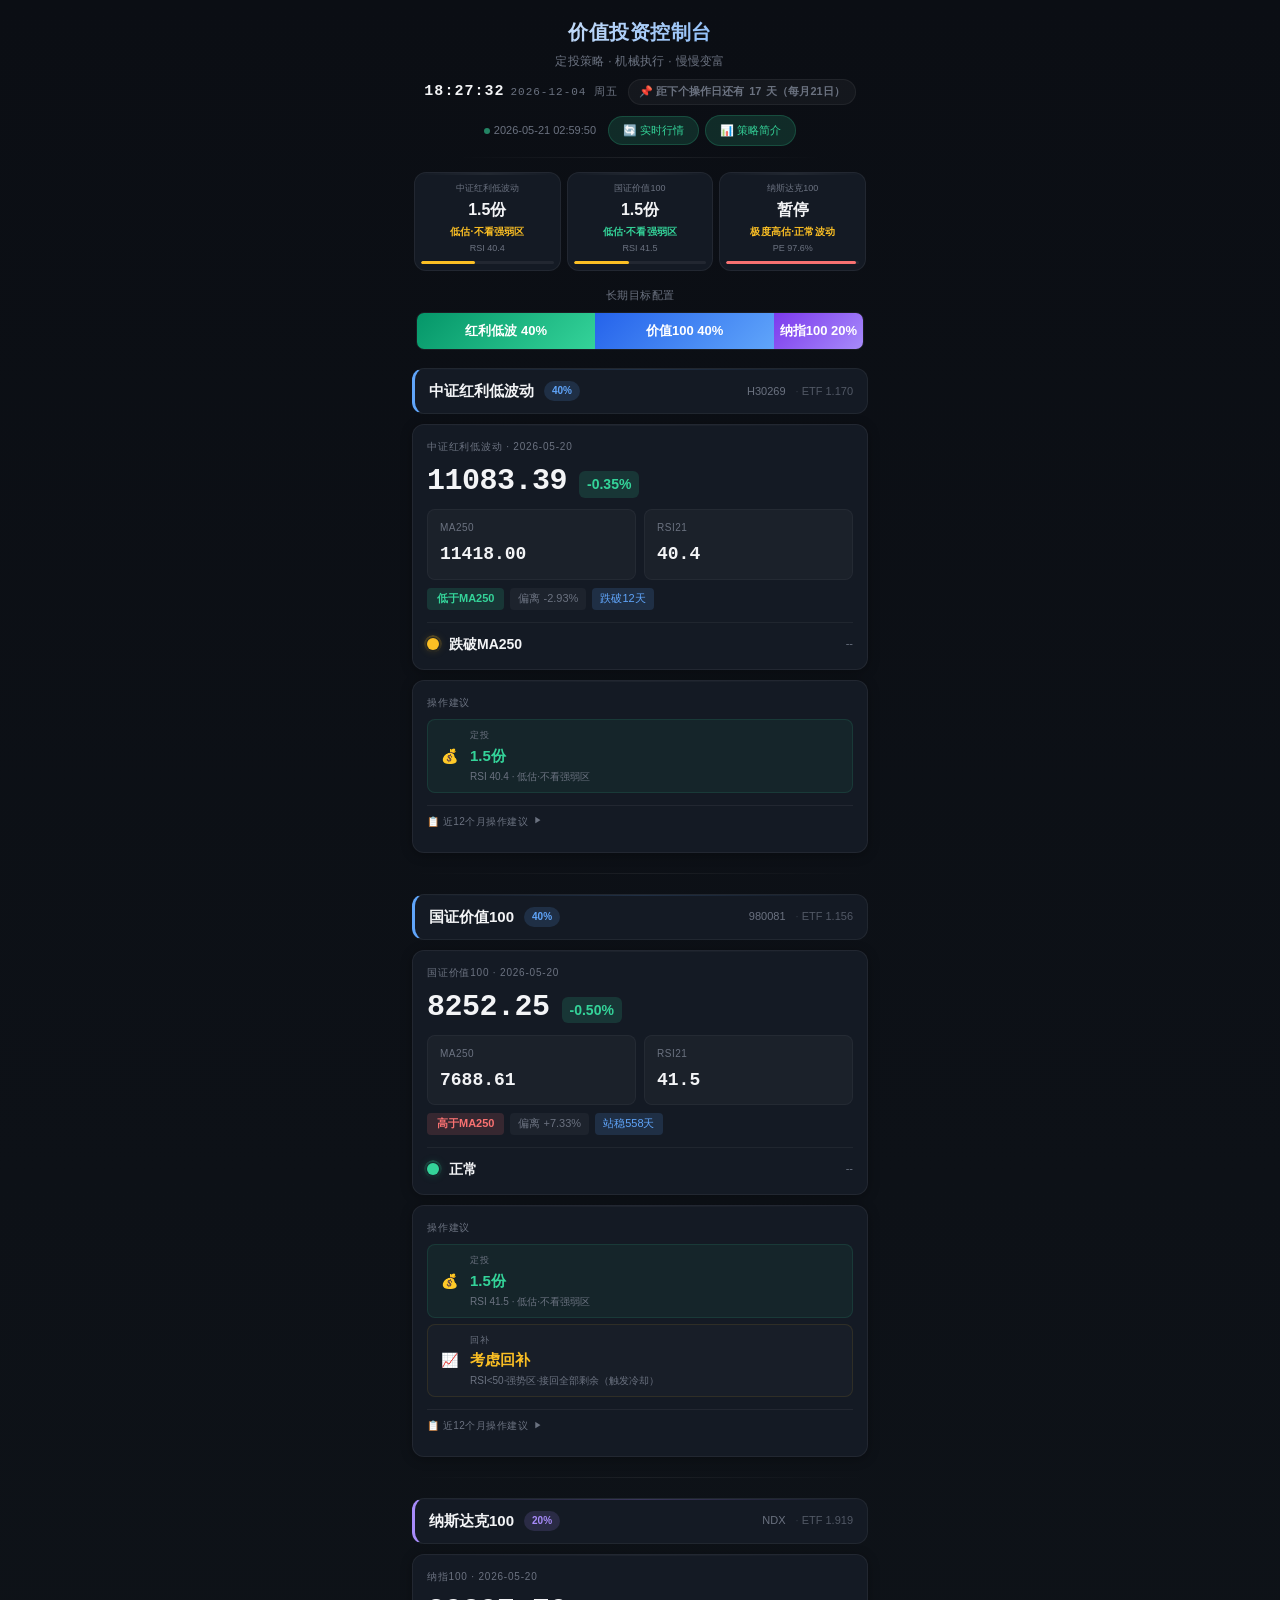
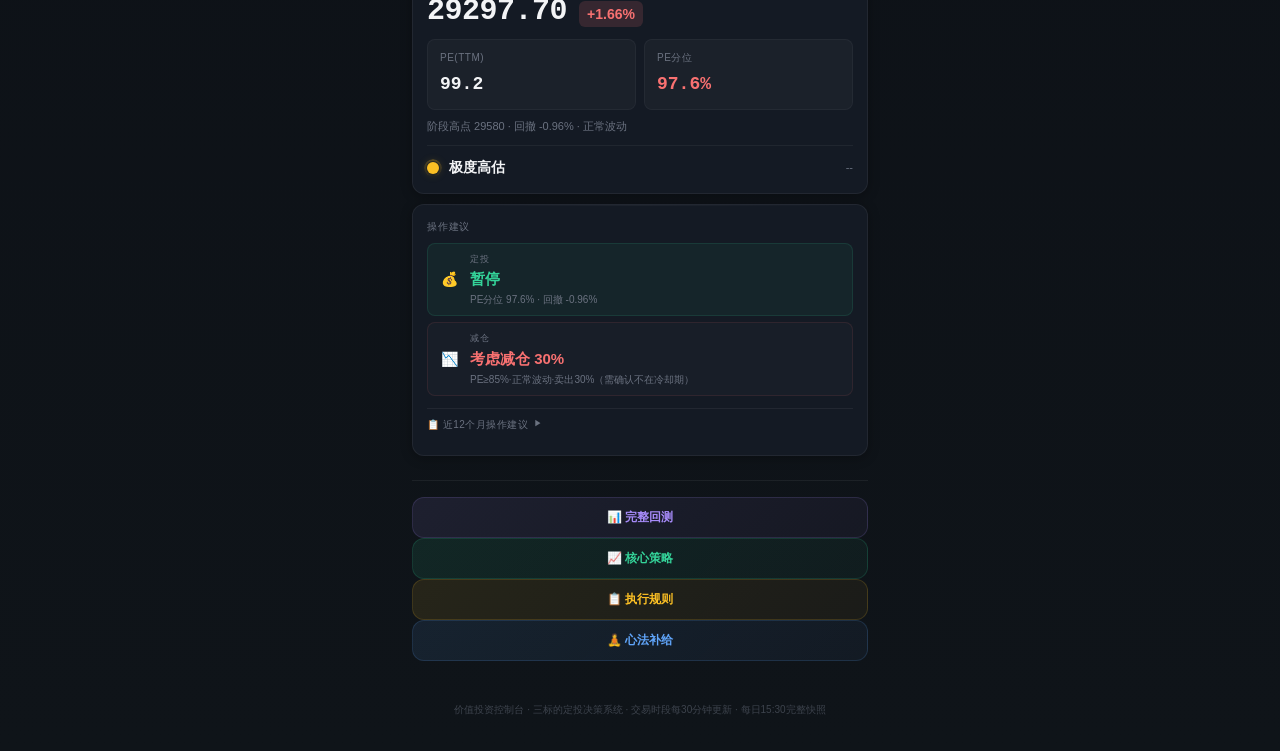
<file: docs/index.html>
<!DOCTYPE html>
<html lang="zh-CN">
<head>
<meta charset="UTF-8">
<meta name="viewport" content="width=device-width, initial-scale=1.0, viewport-fit=cover">
<title>价值投资控制台 · 定投策略 · 机械执行 · 慢慢变富</title>
<style>
/* ========================================
   CSS Variables & Theme
   ======================================== */
:root {
  --bg: #0b0e14;
  --bg-gradient: linear-gradient(180deg, #0b0e14 0%, #0d1117 50%, #0f1419 100%);
  --card: #141a24;
  --card-hover: #1a2230;
  --card-border: rgba(255,255,255,0.06);
  --card-border-active: rgba(88,166,255,0.15);
  --card-shadow: 0 2px 12px rgba(0,0,0,0.3);
  --card-shadow-hover: 0 4px 20px rgba(0,0,0,0.4);
  --text: #d1d5db;
  --text-dim: #6b7280;
  --text-bright: #f3f4f6;
  --accent: #60a5fa;
  --accent-glow: rgba(96,165,250,0.15);
  --green: #34d399;
  --green-dim: rgba(52,211,153,0.15);
  --green-glow: rgba(52,211,153,0.25);
  --red: #f87171;
  --red-dim: rgba(248,113,113,0.15);
  --red-glow: rgba(248,113,113,0.25);
  --yellow: #fbbf24;
  --yellow-dim: rgba(251,191,36,0.15);
  --yellow-glow: rgba(251,191,36,0.25);
  --purple: #a78bfa;
  --purple-dim: rgba(167,139,250,0.15);
  --purple-glow: rgba(167,139,250,0.25);
  --radius: 12px;
  --radius-sm: 8px;
  --radius-lg: 16px;
  --max-width: 480px;
}

* { margin:0; padding:0; box-sizing:border-box; }
body {
  font-family: -apple-system, BlinkMacSystemFont, 'Segoe UI', 'PingFang SC', 'Hiragino Sans GB', sans-serif;
  background: var(--bg-gradient);
  color: var(--text);
  line-height: 1.6;
  padding: 0 12px 32px;
  max-width: var(--max-width);
  margin: 0 auto;
  min-height: 100vh;
  -webkit-font-smoothing: antialiased;
}

/* ========================================
   Header
   ======================================== */
.header {
  text-align: center;
  padding: 16px 0 12px;
  margin-bottom: 12px;
  position: relative;
}
.header::after {
  content: '';
  position: absolute;
  bottom: 0;
  left: 10%;
  right: 10%;
  height: 1px;
  background: linear-gradient(90deg, transparent, rgba(255,255,255,0.08), transparent);
}
.header h1 {
  font-size: 20px;
  font-weight: 700;
  color: var(--text-bright);
  margin-bottom: 4px;
  letter-spacing: 0.5px;
  background: linear-gradient(135deg, var(--text-bright) 0%, var(--accent) 100%);
  -webkit-background-clip: text;
  -webkit-text-fill-color: transparent;
  background-clip: text;
}
.subtitle {
  font-size: 12px;
  color: var(--text-dim);
  letter-spacing: 0.3px;
}
.header-meta {
  display: flex;
  align-items: center;
  justify-content: center;
  gap: 10px;
  margin-top: 8px;
  flex-wrap: wrap;
}
.live-clock {
  font-size: 15px;
  font-weight: 700;
  color: var(--text-bright);
  font-variant-numeric: tabular-nums;
  letter-spacing: 1px;
  font-family: 'SF Mono', 'Menlo', 'Consolas', monospace;
}
.live-clock .date-part {
  font-size: 11px;
  color: var(--text-dim);
  margin-left: 6px;
  font-weight: 400;
}
.live-clock .sep {
  animation: blink 1s step-end infinite;
}
@keyframes blink { 0%,100% { opacity:1; } 50% { opacity:0.3; } }
.header-row {
  display: flex;
  align-items: center;
  justify-content: center;
  gap: 12px;
  margin-top: 10px;
  flex-wrap: wrap;
}

/* 操作日提醒 */
.next-ops-day {
  display: inline-flex;
  align-items: center;
  gap: 5px;
  padding: 3px 10px;
  border-radius: 20px;
  font-size: 11px;
  font-weight: 600;
  white-space: nowrap;
}
.next-ops-day.today {
  background: var(--green-dim);
  color: var(--green);
  border: 1px solid rgba(52,211,153,0.2);
}
.next-ops-day.soon {
  background: var(--yellow-dim);
  color: var(--yellow);
  border: 1px solid rgba(251,191,36,0.2);
}
.next-ops-day.later {
  background: rgba(255,255,255,0.04);
  color: var(--text-dim);
  border: 1px solid var(--card-border);
}

.update-time {
  display: inline-flex;
  align-items: center;
  gap: 4px;
  font-size: 11px;
  color: var(--text-dim);
  font-variant-numeric: tabular-nums;
}
.update-time::before {
  content: '';
  width: 6px;
  height: 6px;
  border-radius: 50%;
  background: var(--green);
  flex-shrink: 0;
  opacity: 0.6;
}

/* ========================================
   Buttons
   ======================================== */
.guide-btn {
  display: inline-flex;
  align-items: center;
  gap: 5px;
  font-size: 11px;
  padding: 6px 14px;
  border-radius: 20px;
  background: var(--green-dim);
  color: var(--green);
  text-decoration: none;
  border: 1px solid rgba(52,211,153,0.2);
  transition: all 0.2s ease;
  font-weight: 500;
  white-space: nowrap;
  cursor: pointer;
  font-family: inherit;
}
.guide-btn:hover {
  background: rgba(52,211,153,0.2);
  border-color: rgba(52,211,153,0.35);
}
.guide-btn.loading {
  background: var(--yellow-dim);
  color: var(--yellow);
  border-color: rgba(251,191,36,0.3);
  animation: pulse 1.2s ease-in-out infinite;
}
.guide-btn.active {
  background: var(--green-dim);
  color: var(--green);
  border-color: rgba(52,211,153,0.4);
}
.guide-btn.error {
  background: var(--red-dim);
  color: var(--red);
  border-color: rgba(248,113,113,0.3);
}
@keyframes pulse {
  0%, 100% { opacity: 1; }
  50% { opacity: 0.6; }
}
.header-btns {
  display: flex;
  gap: 6px;
  align-items: center;
}
  box-shadow: 0 0 16px var(--green-glow);
  transform: translateY(-1px);
}

/* 底部三策略导航按钮 */
.strategy-nav {
  display: flex;
  gap: 8px;
  justify-content: center;
}
.nav-btn {
  flex: 1;
  display: flex;
  align-items: center;
  justify-content: center;
  gap: 4px;
  padding: 10px 6px;
  border-radius: 12px;
  text-decoration: none;
  font-size: 12px;
  font-weight: 600;
  border: 1px solid var(--card-border);
  transition: all 0.2s ease;
  text-align: center;
  min-width: 0;
}
@media (max-width: 380px) {
  .nav-btn { font-size: 11px; padding: 8px 4px; }
}
.nav-core {
  background: linear-gradient(135deg, rgba(52,211,153,0.1), rgba(52,211,153,0.05));
  color: var(--green);
  border-color: rgba(52,211,153,0.15);
}
.nav-core:hover {
  background: rgba(52,211,153,0.18);
  box-shadow: 0 0 12px rgba(52,211,153,0.15);
  transform: translateY(-1px);
}
.nav-rules {
  background: linear-gradient(135deg, rgba(251,191,36,0.1), rgba(251,191,36,0.05));
  color: var(--yellow);
  border-color: rgba(251,191,36,0.15);
}
.nav-rules:hover {
  background: rgba(251,191,36,0.18);
  box-shadow: 0 0 12px rgba(251,191,36,0.15);
  transform: translateY(-1px);
}
.nav-mindset {
  background: linear-gradient(135deg, rgba(96,165,250,0.1), rgba(96,165,250,0.05));
  color: var(--accent);
  border-color: rgba(96,165,250,0.15);
}
.nav-mindset:hover {
  background: rgba(96,165,250,0.18);
  box-shadow: 0 0 12px rgba(96,165,250,0.15);
  transform: translateY(-1px);
}
.nav-intro {
  background: linear-gradient(135deg, rgba(167,139,250,0.1), rgba(167,139,250,0.05));
  color: var(--purple);
  border-color: rgba(167,139,250,0.15);
}
.nav-intro:hover {
  background: rgba(167,139,250,0.18);
  box-shadow: 0 0 12px rgba(167,139,250,0.15);
  transform: translateY(-1px);
}

/* 雪球行情链接 */
.xueqiu-link {
  display: inline-flex;
  align-items: center;
  gap: 3px;
  font-size: 10px;
  font-weight: 600;
  color: var(--accent);
  text-decoration: none;
  padding: 3px 9px;
  border-radius: 12px;
  background: var(--accent-glow);
  border: 1px solid rgba(96,165,250,0.1);
  transition: all 0.2s ease;
  white-space: nowrap;
  flex-shrink: 0;
}
.xueqiu-link:hover {
  background: rgba(96,165,250,0.2);
  border-color: rgba(96,165,250,0.25);
  box-shadow: 0 0 10px var(--accent-glow);
  transform: translateY(-1px);
}
.xueqiu-link .x-icon {
  font-size: 11px;
}

/* ========================================
   Weight Graphic Bar
   ======================================== */
.weight-label {
  text-align: center;
  font-size: 11px;
  color: var(--text-dim);
  margin-bottom: 8px;
  letter-spacing: 0.5px;
}
.weight-graphic {
  margin-bottom: 18px;
  padding: 0 4px;
}
.weight-bar {
  display: flex;
  height: 38px;
  border-radius: 8px;
  overflow: hidden;
  border: 1px solid rgba(255,255,255,0.06);
}
.weight-seg {
  display: flex;
  align-items: center;
  justify-content: center;
  font-size: 13px;
  font-weight: 700;
  color: #fff;
  position: relative;
  transition: filter 0.2s;
}
.weight-seg:hover { filter: brightness(1.15); }
.weight-seg.w40 {
  flex: 4;
  background: linear-gradient(135deg, #059669, #34d399);
}
.weight-seg.w40-2 {
  flex: 4;
  background: linear-gradient(135deg, #2563eb, #60a5fa);
}
.weight-seg.w20 {
  flex: 2;
  background: linear-gradient(135deg, #7c3aed, #a78bfa);
}
/* ========================================
   Valuation Gauge Bar
   ======================================== */
.val-bar {
  display: flex;
  gap: 6px;
  margin-bottom: 14px;
  overflow-x: auto;
  padding: 2px;
  scrollbar-width: none;
}
.val-bar::-webkit-scrollbar { display: none; }
.val-card {
  flex: 1;
  min-width: 0;
  padding: 8px 6px 6px;
  border-radius: var(--radius);
  background: var(--card);
  border: 1px solid var(--card-border);
  text-align: center;
  transition: all 0.25s ease;
  position: relative;
  overflow: hidden;
}
.val-card::before {
  content: '';
  position: absolute;
  top: 0;
  left: 0;
  right: 0;
  height: 2px;
  background: linear-gradient(90deg, transparent, rgba(255,255,255,0.06), transparent);
}
.val-card .vc-name {
  font-size: 9px;
  color: var(--text-dim);
  white-space: nowrap;
  overflow: hidden;
  text-overflow: ellipsis;
  margin-bottom: 1px;
}
/* 建议定投份数 - 估值横条内 */
.val-card .vc-invest {
  font-size: 16px;
  font-weight: 700;
  color: var(--text-bright);
  font-variant-numeric: tabular-nums;
  margin: 1px 0 2px;
}
.val-card .vc-zone {
  font-size: 10px;
  font-weight: 600;
  margin-top: 1px;
  letter-spacing: 0.2px;
}
.val-card .vc-sub {
  font-size: 9px;
  color: var(--text-dim);
  margin-top: 1px;
}
.vc-green { color: var(--green); }
.vc-yellow { color: var(--yellow); }
.vc-red { color: var(--red); }
.vc-purple { color: var(--purple); }
.val-gauge {
  height: 3px;
  border-radius: 2px;
  background: rgba(255,255,255,0.06);
  margin-top: 5px;
  overflow: hidden;
}
.val-gauge-fill {
  height: 100%;
  border-radius: 2px;
  transition: width 0.6s cubic-bezier(0.4, 0, 0.2, 1);
}

/* ========================================
   ETF Sections
   ======================================== */
.etf-section {
  margin-bottom: 20px;
  animation: fadeInUp 0.4s ease both;
}
.etf-section:nth-child(7) { animation-delay: 0.05s; }
.etf-section:nth-child(9) { animation-delay: 0.1s; }
.etf-section:nth-child(11) { animation-delay: 0.15s; }

@keyframes fadeInUp {
  from { opacity: 0; transform: translateY(10px); }
  to { opacity: 1; transform: translateY(0); }
}

.etf-title {
  display: flex;
  align-items: center;
  gap: 10px;
  margin-bottom: 10px;
  padding: 10px 14px;
  background: var(--card);
  border-radius: var(--radius);
  border: 1px solid var(--card-border);
  border-left: 3px solid var(--accent);
  position: relative;
  overflow: hidden;
}
.etf-title::before {
  content: '';
  position: absolute;
  top: 0;
  left: 0;
  right: 0;
  height: 1px;
  background: linear-gradient(90deg, transparent, var(--accent-glow), transparent);
}
.etf-title.pe {
  border-left-color: var(--purple);
}
.etf-title.pe::before {
  background: linear-gradient(90deg, transparent, var(--purple-glow), transparent);
}
.etf-title .name {
  font-size: 15px;
  font-weight: 600;
  color: var(--text-bright);
}
.etf-title .fund-code {
  font-size: 11px;
  color: var(--text-dim);
  margin-left: auto;
  font-variant-numeric: tabular-nums;
}
.etf-title .etf-price-tag {
  font-size: 11px;
  color: var(--text-dim);
  font-variant-numeric: tabular-nums;
  opacity: 0.7;
}
.etf-title .etf-price-tag::before {
  content: '· ';
  opacity: 0.5;
}
.etf-title .wb {
  font-size: 10px;
  padding: 2px 8px;
  border-radius: 10px;
  background: var(--accent-glow);
  color: var(--accent);
  font-weight: 700;
}
.etf-title.pe .wb {
  background: var(--purple-dim);
  color: var(--purple);
}

/* ========================================
   Cards
   ======================================== */
.card {
  background: var(--card);
  border: 1px solid var(--card-border);
  border-radius: var(--radius);
  padding: 14px;
  margin-bottom: 10px;
  box-shadow: var(--card-shadow);
  transition: all 0.25s ease;
  position: relative;
}
.card::before {
  content: '';
  position: absolute;
  top: 0;
  left: 0;
  right: 0;
  height: 1px;
  background: linear-gradient(90deg, transparent, rgba(255,255,255,0.04), transparent);
  border-radius: var(--radius) var(--radius) 0 0;
}
.card:hover {
  border-color: var(--card-border-active);
  box-shadow: var(--card-shadow-hover);
}
.card-label {
  font-size: 10px;
  color: var(--text-dim);
  margin-bottom: 8px;
  text-transform: uppercase;
  letter-spacing: 0.8px;
  font-weight: 500;
}

/* ========================================
   Price Display
   ======================================== */
.price-row {
  display: flex;
  align-items: baseline;
  gap: 12px;
  flex-wrap: wrap;
}
.price-main {
  font-size: 30px;
  font-weight: 700;
  color: var(--text-bright);
  font-variant-numeric: tabular-nums;
  letter-spacing: -0.5px;
  font-family: 'SF Mono', 'Menlo', 'Consolas', monospace;
  line-height: 1.2;
}
.price-change {
  font-size: 14px;
  font-weight: 600;
  padding: 2px 8px;
  border-radius: 6px;
  font-variant-numeric: tabular-nums;
}
.price-up {
  color: var(--red);
  background: var(--red-dim);
}
.price-down {
  color: var(--green);
  background: var(--green-dim);
}
.price-flat {
  color: var(--text-dim);
  background: rgba(255,255,255,0.04);
}

/* ========================================
   Metrics Grid
   ======================================== */
.metrics-grid {
  display: grid;
  grid-template-columns: 1fr 1fr;
  gap: 8px;
  margin-top: 10px;
}
.metric-box {
  background: rgba(255,255,255,0.03);
  border-radius: var(--radius-sm);
  padding: 10px 12px;
  border: 1px solid rgba(255,255,255,0.04);
  transition: all 0.2s;
}
.metric-box:hover {
  background: rgba(255,255,255,0.05);
  border-color: rgba(255,255,255,0.08);
}
.metric-label {
  font-size: 10px;
  color: var(--text-dim);
  text-transform: uppercase;
  letter-spacing: 0.5px;
  margin-bottom: 4px;
}
.metric-value {
  font-size: 18px;
  font-weight: 700;
  color: var(--text-bright);
  font-variant-numeric: tabular-nums;
  font-family: 'SF Mono', 'Menlo', 'Consolas', monospace;
}

/* ========================================
   Signal Bar
   ======================================== */
.signal-bar {
  display: flex;
  align-items: center;
  gap: 10px;
  margin-top: 10px;
  padding-top: 10px;
  border-top: 1px solid rgba(255,255,255,0.05);
}
.signal-dot {
  width: 12px;
  height: 12px;
  border-radius: 50%;
  flex-shrink: 0;
  position: relative;
}
.signal-dot.green {
  background: var(--green);
  box-shadow: 0 0 10px var(--green-glow);
}
.signal-dot.green::after {
  content: '';
  position: absolute;
  inset: -3px;
  border-radius: 50%;
  border: 2px solid transparent;
  background: conic-gradient(var(--green-glow), transparent, var(--green-glow)) border-box;
  -webkit-mask: linear-gradient(#fff 0 0) padding-box, linear-gradient(#fff 0 0);
  -webkit-mask-composite: xor;
  mask-composite: exclude;
  animation: spin 3s linear infinite;
}
.signal-dot.yellow {
  background: var(--yellow);
  box-shadow: 0 0 10px var(--yellow-glow);
}
.signal-dot.yellow::after {
  content: '';
  position: absolute;
  inset: -3px;
  border-radius: 50%;
  border: 2px solid transparent;
  background: conic-gradient(var(--yellow-glow), transparent, var(--yellow-glow)) border-box;
  -webkit-mask: linear-gradient(#fff 0 0) padding-box, linear-gradient(#fff 0 0);
  -webkit-mask-composite: xor;
  mask-composite: exclude;
  animation: spin 3s linear infinite;
}
.signal-dot.red {
  background: var(--red);
  box-shadow: 0 0 10px var(--red-glow);
  animation: pulse 2s infinite;
}
.signal-dot.red::after {
  content: '';
  position: absolute;
  inset: -3px;
  border-radius: 50%;
  border: 2px solid transparent;
  background: conic-gradient(var(--red-glow), transparent, var(--red-glow)) border-box;
  -webkit-mask: linear-gradient(#fff 0 0) padding-box, linear-gradient(#fff 0 0);
  -webkit-mask-composite: xor;
  mask-composite: exclude;
  animation: spin 2s linear infinite;
}
@keyframes spin { to { transform: rotate(360deg); } }
@keyframes pulse { 0%,100% { opacity:1; box-shadow:0 0 10px var(--red-glow); } 50% { opacity:0.7; box-shadow:0 0 20px var(--red-glow); } }
.signal-label {
  font-size: 14px;
  font-weight: 600;
  color: var(--text-bright);
}
.signal-detail {
  font-size: 11px;
  color: var(--text-dim);
  margin-left: auto;
  font-variant-numeric: tabular-nums;
}

/* ========================================
   MA Status
   ======================================== */
.ma-status {
  display: flex;
  gap: 6px;
  flex-wrap: wrap;
  padding: 8px 0 2px;
  font-size: 11px;
}
.ma-pos { font-weight: 600; }
.ma-pos.neutral {
  color: var(--text-dim);
  background: rgba(255,255,255,0.04);
  padding: 2px 10px;
  border-radius: 4px;
}
.ma-pos.up {
  color: var(--red);
  background: var(--red-dim);
  padding: 2px 10px;
  border-radius: 4px;
}
.ma-pos.down {
  color: var(--green);
  background: var(--green-dim);
  padding: 2px 10px;
  border-radius: 4px;
}
.ma-dev {
  display: inline-flex;
  align-items: center;
  gap: 2px;
  padding: 2px 8px;
  border-radius: 4px;
  background: rgba(255,255,255,0.04);
  color: var(--text-dim);
}
.ma-days {
  display: inline-flex;
  align-items: center;
  gap: 2px;
  padding: 2px 8px;
  border-radius: 4px;
  background: var(--accent-glow);
  color: var(--accent);
}
.drawdown-info {
  margin-top: 8px;
  font-size: 11px;
  color: var(--text-dim);
  line-height: 1.6;
}

/* ========================================
   Advice Blocks — 三区块操作建议
   ======================================== */
.advice-blocks {
  display: flex;
  flex-direction: column;
  gap: 6px;
}
.advice-block {
  display: flex;
  align-items: center;
  gap: 10px;
  padding: 8px 10px;
  border-radius: var(--radius-sm);
  background: rgba(255,255,255,0.02);
  border: 1px solid rgba(255,255,255,0.04);
}
.advice-block .ab-icon {
  font-size: 14px;
  flex-shrink: 0;
  width: 22px;
  text-align: center;
}
.advice-block .ab-content {
  flex: 1;
  min-width: 0;
}
.advice-block .ab-title {
  font-size: 9px;
  color: var(--text-dim);
  letter-spacing: 0.5px;
  margin-bottom: 1px;
}
.advice-block .ab-value {
  font-size: 15px;
  font-weight: 700;
  color: var(--text-bright);
  font-variant-numeric: tabular-nums;
}
.advice-block .ab-detail {
  font-size: 10px;
  color: var(--text-dim);
  line-height: 1.5;
  margin-top: 1px;
}

/* 定投区块 — 绿色强调 */
.advice-block.invest {
  background: rgba(52,211,153,0.06);
  border-color: rgba(52,211,153,0.12);
}
.advice-block.invest .ab-value { color: var(--green); }

/* 减仓区块 */
.advice-block.reduce {
  border-color: rgba(248,113,113,0.1);
}
.advice-block.reduce .ab-value { color: var(--red); }

/* 回补区块 */
.advice-block.rebuy {
  border-color: rgba(251,191,36,0.1);
}
.advice-block.rebuy .ab-value { color: var(--yellow); }

/* 暂无操作 — 灰色 */
.advice-block.none .ab-value {
  color: var(--text-dim);
  font-weight: 400;
  font-size: 13px;
}
.advice-block.none .ab-detail {
  color: rgba(255,255,255,0.2);
  font-size: 9px;
}

/* ========================================
   History (紧凑表格)
   ======================================== */
.hist-title {
  font-size: 10px;
  color: var(--text-dim);
  margin-top: 12px;
  margin-bottom: 0;
  padding: 8px 0;
  border-top: 1px solid var(--card-border);
  letter-spacing: 0.5px;
  font-weight: 500;
  cursor: pointer;
  display: flex;
  align-items: center;
  gap: 6px;
  transition: color 0.2s;
  user-select: none;
}
.hist-title:hover { color: var(--text); }
.hist-arrow {
  font-size: 8px;
  transition: transform 0.25s ease;
  color: var(--text-dim);
}
.hist-arrow.open { transform: rotate(90deg); }
.hist-body {
  overflow: hidden;
  transition: max-height 0.3s ease;
}
.hist-table {
  width: 100%;
  border-collapse: collapse;
  font-size: 10px;
}
.hist-table th {
  padding: 5px 6px;
  text-align: left;
  color: var(--text-dim);
  font-weight: 500;
  border-bottom: 1px solid var(--card-border);
  font-size: 9px;
  letter-spacing: 0.3px;
}
.hist-table td {
  padding: 5px 6px;
  border-bottom: 1px solid rgba(255,255,255,0.03);
  color: var(--text);
  line-height: 1.5;
  vertical-align: middle;
}
.hist-table tr:last-child td { border-bottom: none; }
.hist-table .h-date {
  color: var(--text-dim);
  white-space: nowrap;
  font-variant-numeric: tabular-nums;
}
.hist-table .h-action {
  font-size: 9px;
  white-space: nowrap;
  display: flex;
  gap: 3px;
}
.hist-table .h-reduce {
  color: var(--red);
  background: var(--red-dim);
  padding: 1px 4px;
  border-radius: 2px;
}
.hist-table .h-rebuy {
  color: var(--yellow);
  background: var(--yellow-dim);
  padding: 1px 4px;
  border-radius: 2px;
}

/* ========================================
   Divider
   ======================================== */
.divider {
  height: 1px;
  background: linear-gradient(90deg, transparent, rgba(255,255,255,0.06), transparent);
  margin: 20px 0;
}

/* ========================================
   Loading & Error
   ======================================== */
.loading {
  text-align: center;
  padding: 32px 0;
  color: var(--text-dim);
  font-size: 13px;
}
.loading::before {
  content: '';
  display: block;
  width: 24px;
  height: 24px;
  margin: 0 auto 10px;
  border: 2px solid var(--card-border);
  border-top-color: var(--accent);
  border-radius: 50%;
  animation: loadingSpin 0.8s linear infinite;
}
@keyframes loadingSpin {
  to { transform: rotate(360deg); }
}
.error-msg {
  background: var(--red-dim);
  border: 1px solid rgba(248,113,113,0.2);
  border-radius: var(--radius-sm);
  padding: 12px 14px;
  text-align: center;
  color: var(--red);
  font-size: 13px;
  line-height: 1.5;
}

/* ========================================
   Footer
   ======================================== */
.footer-nav {
  text-align: center;
  margin-top: 24px;
  margin-bottom: 24px;
  padding: 16px 0;
  border-top: 1px solid var(--card-border);
}
.footer-nav .guide-btn {
  font-size: 13px;
  padding: 8px 24px;
}
.footer-credit {
  text-align: center;
  font-size: 10px;
  color: var(--text-dim);
  opacity: 0.5;
  line-height: 1.8;
}

html { scroll-behavior: smooth; }
@media (hover: none) {
  .card:hover, .val-card:hover, .metric-box:hover {
    transform: none;
    border-color: var(--card-border);
    box-shadow: var(--card-shadow);
  }
}
</style>
</head>
<body>

<div class="header">
  <h1>价值投资控制台</h1>
  <div class="subtitle">定投策略 · 机械执行 · 慢慢变富</div>
  <div class="header-meta">
    <span class="live-clock" id="liveClock">--:--:--</span>
    <span class="next-ops-day" id="nextOpsDay"></span>
  </div>
  <div class="header-row">
    <div class="update-time" id="updateTime">加载中...</div>
    <div class="header-btns">
      <button class="guide-btn" id="realtimeBtn" onclick="onRealtimeClick()">🔄 实时行情</button>
      <a class="guide-btn" href="guide-backtest.html">📊 策略简介</a>
    </div>
  </div>
</div>

<div class="val-bar" id="valBar">
  <div class="val-card"><div class="vc-name">加载中...</div></div>
</div>

<div class="weight-label">长期目标配置</div>
<div class="weight-graphic">
  <div class="weight-bar">
    <div class="weight-seg w40">红利低波 40%</div>
    <div class="weight-seg w40-2">价值100 40%</div>
    <div class="weight-seg w20">纳指100 20%</div>
  </div>
</div>

<!-- 标的0: 红利低波 -->
<div class="etf-section" id="sec0">
  <div class="etf-title">
    <span class="name" id="n0">--</span>
    <span class="wb">40%</span>
    <span class="fund-code" id="f0">--</span>
    <span class="etf-price-tag" id="ep0"></span>
  </div>
  <div class="card" id="priceCard0">
    <div class="card-label" id="info0">指数行情 · --</div>
    <div class="price-row">
      <span class="price-main" id="p0">--</span>
      <span class="price-change price-flat" id="c0">--</span>
    </div>
    <div class="metrics-grid">
      <div class="metric-box"><div class="metric-label">MA250</div><div class="metric-value" id="ma0">--</div></div>
      <div class="metric-box"><div class="metric-label">RSI21</div><div class="metric-value" id="rsi0">--</div></div>
    </div>
    <div class="ma-status" id="maStat0"></div>
    <div class="signal-bar" id="sigBar0">
      <div class="signal-dot green" id="dot0"></div>
      <span class="signal-label" id="sl0">--</span>
      <span class="signal-detail" id="sd0">--</span>
    </div>
  </div>
  <div class="card">
    <div class="card-label">操作建议</div>
    <div id="adv0"><div class="loading">加载中...</div></div>
  </div>
</div>

<div class="divider"></div>

<!-- 标的1: 价值100 -->
<div class="etf-section" id="sec1">
  <div class="etf-title">
    <span class="name" id="n1">--</span>
    <span class="wb">40%</span>
    <span class="fund-code" id="f1">--</span>
    <span class="etf-price-tag" id="ep1"></span>
  </div>
  <div class="card" id="priceCard1">
    <div class="card-label" id="info1">指数行情 · --</div>
    <div class="price-row">
      <span class="price-main" id="p1">--</span>
      <span class="price-change price-flat" id="c1">--</span>
    </div>
    <div class="metrics-grid">
      <div class="metric-box"><div class="metric-label">MA250</div><div class="metric-value" id="ma1">--</div></div>
      <div class="metric-box"><div class="metric-label">RSI21</div><div class="metric-value" id="rsi1">--</div></div>
    </div>
    <div class="ma-status" id="maStat1"></div>
    <div class="signal-bar" id="sigBar1">
      <div class="signal-dot green" id="dot1"></div>
      <span class="signal-label" id="sl1">--</span>
      <span class="signal-detail" id="sd1">--</span>
    </div>
  </div>
  <div class="card">
    <div class="card-label">操作建议</div>
    <div id="adv1"><div class="loading">加载中...</div></div>
  </div>
</div>

<div class="divider"></div>

<!-- 标的2: 纳指100 -->
<div class="etf-section" id="sec2">
  <div class="etf-title pe">
    <span class="name" id="n2">--</span>
    <span class="wb">20%</span>
    <span class="fund-code" id="f2">--</span>
    <span class="etf-price-tag" id="ep2"></span>
  </div>
  <div class="card" id="priceCard2">
    <div class="card-label" id="info2">指数行情 · --</div>
    <div class="price-row">
      <span class="price-main" id="p2">--</span>
      <span class="price-change price-flat" id="c2">--</span>
    </div>
    <div class="metrics-grid">
      <div class="metric-box"><div class="metric-label">PE(TTM)</div><div class="metric-value" id="pe2">--</div></div>
      <div class="metric-box"><div class="metric-label">PE分位</div><div class="metric-value" id="pp2">--</div></div>
    </div>
    <div class="drawdown-info" id="dd2"></div>
    <div class="signal-bar" id="sigBar2">
      <div class="signal-dot green" id="dot2"></div>
      <span class="signal-label" id="sl2">--</span>
      <span class="signal-detail" id="sd2">--</span>
    </div>
  </div>
  <div class="card">
    <div class="card-label">操作建议</div>
    <div id="adv2"><div class="loading">加载中...</div></div>
  </div>
</div>

<div class="footer-nav">
  <div class="strategy-nav">
    <a class="nav-btn nav-intro" href="guide-intro.html">📊 完整回测</a>
    <a class="nav-btn nav-core" href="guide-core.html">📈 核心策略</a>
    <a class="nav-btn nav-rules" href="guide-rules.html">📋 执行规则</a>
    <a class="nav-btn nav-mindset" href="guide-mindset.html">🧘 心法补给</a>
  </div>
</div>

<div class="footer-credit">价值投资控制台 · 三标的定投决策系统 · 交易时段每30分钟更新 · 每日15:30完整快照</div>

<script>
/* 全局数据缓存 */

/* ========== 时钟 + 操作日提醒 ========== */
function updateClock() {
  var d = new Date();
  var h = ('0' + d.getHours()).slice(-2);
  var m = ('0' + d.getMinutes()).slice(-2);
  var s = ('0' + d.getSeconds()).slice(-2);
  var w = ['日','一','二','三','四','五','六'];
  var ds = d.getFullYear() + '-' + ('0' + (d.getMonth()+1)).slice(-2) + '-' + ('0' + d.getDate()).slice(-2) + ' 周' + w[d.getDay()];
  var html = h + '<span class="sep">:</span>' + m + '<span class="sep">:</span>' + s + '<span class="date-part">' + ds + '</span>';
  document.getElementById('liveClock').innerHTML = html;

  /* 操作日提醒 */
  var today = d.getDate();
  var dayEl = document.getElementById('nextOpsDay');
  if (today === 21) {
    dayEl.className = 'next-ops-day today';
    dayEl.innerHTML = '📌 今天是操作日！按策略执行';
  } else if (today < 21) {
    var left = 21 - today;
    dayEl.className = 'next-ops-day ' + (left <= 5 ? 'soon' : 'later');
    dayEl.innerHTML = '📌 距下个操作日还有 <strong>' + left + '</strong> 天（每月21日）';
  } else {
    /* 计算下个月21日距今天数 */
    var next = new Date(d.getFullYear(), d.getMonth() + 1, 21);
    var diff = Math.ceil((next - d) / (1000 * 60 * 60 * 24));
    dayEl.className = 'next-ops-day ' + (diff <= 5 ? 'soon' : 'later');
    dayEl.innerHTML = '📌 距下个操作日还有 <strong>' + diff + '</strong> 天（每月21日）';
  }
}
updateClock();
setInterval(updateClock, 1000);

/* ========== 渲染单个标的卡片 ========== */
function updateCard(etf, idx) {
  var id = idx;
  var isPE = (etf.type === 'pe_drawdown');
  var isIndexPrice = etf.is_index_price;

  /* 标题 */
  document.getElementById('n' + id).textContent = etf.index_name || '--';
  document.getElementById('f' + id).textContent = etf.index_code || '';

  if (etf.error) {
    document.getElementById('p' + id).textContent = '--';
    document.getElementById('adv' + id).innerHTML = '<div class="error-msg">' + (etf.error || '获取失败') + '</div>';
    return;
  }

  /* 行情信息 — 统一使用指数价格（与MA250/RSI同源） */
  var infoLabel = isPE ? '纳指100' : (etf.index_name || '--');
  var md = etf.market_date || '';
  document.getElementById('info' + id).textContent = md ? (infoLabel + ' · ' + md) : ('指数行情 · ' + infoLabel);

  /* 价格 — 使用指数价格，与MA250/RSI保持同源 */
  var priceToShow = etf.current_price;
  var dec = (isIndexPrice || isPE) ? 2 : 4;
  var priceEl = document.getElementById('p' + id);
  if (priceToShow != null) {
    priceEl.textContent = priceToShow.toFixed(dec);
  } else {
    priceEl.textContent = '--';
  }
  var cel = document.getElementById('c' + id);
  var pct = etf.price_change_pct;
  cel.textContent = (pct != null) ? ((pct >= 0 ? '+' : '') + pct.toFixed(2) + '%') : '--';
  cel.className = 'price-change ' + ((pct == null) ? 'price-flat' : (pct > 0 ? 'price-up' : (pct < 0 ? 'price-down' : 'price-flat')));

  /* ETF实时价—标题行小字参考 */
  var epEl = document.getElementById('ep' + id);
  if (epEl && etf.etf_price != null) {
    epEl.textContent = 'ETF ' + etf.etf_price.toFixed(3);
  } else if (epEl) {
    epEl.textContent = '';
  }

  /* 指标区：PE / RSI */
  if (isPE) {
    document.getElementById('pe2').textContent = (etf.pe_ttm != null) ? etf.pe_ttm.toFixed(1) : '--';
    var pctEl = document.getElementById('pp2');
    pctEl.textContent = (etf.pe_percentile != null) ? etf.pe_percentile.toFixed(1) + '%' : '--';
    var p = etf.pe_percentile;
    pctEl.style.color = (p == null) ? '#6b7280' : (p >= 85 ? '#f87171' : (p >= 70 ? '#fbbf24' : (p >= 50 ? '#f3f4f6' : '#34d399')));
    /* 回撤 */
    var ddEl = document.getElementById('dd2');
    if (ddEl) {
      var dd = etf.drawdown != null ? etf.drawdown : '--';
      var hp = etf.high_price != null ? etf.high_price.toFixed(0) : '--';
      var ddColor = (typeof dd === 'number' && dd < -15) ? '#f87171' : (typeof dd === 'number' && dd < -8) ? '#fbbf24' : '#6b7280';
      var ddLabel = (typeof dd === 'number' && dd < -15) ? '深度回调 ⚠️' : (typeof dd === 'number' && dd < -8) ? '中级回调' : '正常波动';
      ddEl.innerHTML = '阶段高点 ' + hp + ' · 回撤 <span style="color:' + ddColor + ';">' + dd + '%</span> · ' + ddLabel;
    }
  } else {
    document.getElementById('ma' + id).textContent = (etf.ma250 != null) ? etf.ma250.toFixed(2) : '--';
    document.getElementById('rsi' + id).textContent = (etf.rsi21 != null) ? etf.rsi21.toFixed(1) : '--';
  }

  /* MA250状态 */
  var maStatEl = document.getElementById('maStat' + id);
  if (maStatEl && !isPE) {
    var mPct = etf.price_vs_ma250_pct;
    if (mPct == null) {
      maStatEl.innerHTML = '<span class="ma-pos neutral">数据不足</span>';
    } else if (mPct >= 0) {
      var days = etf.days_above_ma250 || 0;
      maStatEl.innerHTML = '<span class="ma-pos up">高于MA250</span>'
                         + '<span class="ma-dev">偏离 +' + mPct.toFixed(2) + '%</span>'
                         + '<span class="ma-days">站稳' + days + '天</span>';
    } else {
      var days = etf.days_below_ma250 || 0;
      maStatEl.innerHTML = '<span class="ma-pos down">低于MA250</span>'
                         + '<span class="ma-dev">偏离 ' + mPct.toFixed(2) + '%</span>'
                         + '<span class="ma-days">跌破' + days + '天</span>';
    }
  } else if (maStatEl) {
    maStatEl.innerHTML = '';
  }

  /* 信号灯 */
  var dot = document.getElementById('dot' + id);
  dot.className = 'signal-dot ' + etf.risk_signal;
  document.getElementById('sl' + id).textContent = etf.risk_label || '--';

  /* ========== 操作建议 — 三区块结构 ========== */
  var html = '<div class="advice-blocks">';

  /* ---- 定投区块 ---- */
  var investAmount = (etf.invest_amount != null) ? etf.invest_amount : '--';
  var investDetail = (etf.invest_detail != null) ? etf.invest_detail : '';
  html += '<div class="advice-block invest">';
  html += '<div class="ab-icon">💰</div>';
  html += '<div class="ab-content">';
  html += '<div class="ab-title">定投</div>';
  html += '<div class="ab-value">' + investAmount + '</div>';
  if (!isPE) {
    var rsi = (etf.rsi21 != null) ? 'RSI ' + etf.rsi21.toFixed(1) : '--';
    html += '<div class="ab-detail">' + rsi + ' · ' + investDetail + '</div>';
  } else {
    var pePct = (etf.pe_percentile != null) ? 'PE分位 ' + etf.pe_percentile.toFixed(1) + '%' : '--';
    var ddVal = (etf.drawdown != null) ? '回撤 ' + etf.drawdown + '%' : '--';
    html += '<div class="ab-detail">' + pePct + ' · ' + ddVal + '</div>';
  }
  html += '</div></div>';

  /* ---- 减仓区块（有操作才显示）---- */
  if (etf.reduce_advice && etf.reduce_advice.action) {
    html += '<div class="advice-block reduce">';
    html += '<div class="ab-icon">📉</div>';
    html += '<div class="ab-content">';
    html += '<div class="ab-title">减仓</div>';
    html += '<div class="ab-value">' + etf.reduce_advice.action + ' ' + (etf.reduce_advice.pct || '') + '</div>';
    html += '<div class="ab-detail">' + (etf.reduce_advice.detail || '') + '</div>';
    html += '</div></div>';
  }

  /* ---- 回补区块（有操作才显示）---- */
  if (etf.rebuy_advice && etf.rebuy_advice.action) {
    html += '<div class="advice-block rebuy">';
    html += '<div class="ab-icon">📈</div>';
    html += '<div class="ab-content">';
    html += '<div class="ab-title">回补</div>';
    html += '<div class="ab-value">' + etf.rebuy_advice.action + '</div>';
    html += '<div class="ab-detail">' + (etf.rebuy_advice.detail || '') + '</div>';
    html += '</div></div>';
  }

  html += '</div>'; /* advice-blocks */

  /* ---- 历史记录（默认折叠）---- */
  if (etf.history_advice && etf.history_advice.length > 0) {
    html += '<div class="hist-wrap">';
    html += '<div class="hist-title" onclick="toggleHist(this)">📋 近12个月操作建议 <span class="hist-arrow">▶</span></div>';
    html += '<div class="hist-body" style="display:none;">';
    html += '<table class="hist-table">';
    html += '<tr><th>日期</th><th>建议</th><th>操作</th></tr>';
    for (var h = etf.history_advice.length - 1; h >= 0; h--) {
      var ha = etf.history_advice[h];
      var detail = ha.invest_detail || '';
      var ruleText = '';
      if (!isPE) {
        ruleText = 'RSI ' + (ha.rsi21 != null ? ha.rsi21 : '--') + ' · ' + detail + ' → ' + ha.invest;
      } else {
        ruleText = 'PE ' + (ha.pe_percentile != null ? ha.pe_percentile + '%' : '--') + ' · ' + detail + ' → ' + ha.invest;
      }
      html += '<tr>';
      html += '<td class="h-date">' + ha.date + '</td>';
      html += '<td>' + ruleText + '</td>';
      html += '<td class="h-action">';
      if (ha.reduce) html += '<span class="h-reduce">📉' + ha.reduce + '</span>';
      if (ha.rebuy) html += '<span class="h-rebuy">📈' + ha.rebuy + '</span>';
      html += '</td>';
      html += '</tr>';
    }
    html += '</table>';
    html += '</div>'; /* hist-body */
    html += '</div>'; /* hist-wrap */
  }

  document.getElementById('adv' + id).innerHTML = html;
}

/* ========== 历史折叠切换 ========== */
function toggleHist(el) {
  var body = el.parentNode.querySelector('.hist-body');
  var arrow = el.querySelector('.hist-arrow');
  if (!body) return;
  var isHidden = body.style.display === 'none';
  body.style.display = isHidden ? '' : 'none';
  if (arrow) arrow.classList.toggle('open', isHidden);
}

/* ========== 加载数据 ========== */
function loadData() {
  /* 退出实时模式（自动刷新时恢复指数数据） */
  if (REALTIME_MODE) {
    REALTIME_MODE = false;
    var btn = document.getElementById('realtimeBtn');
    if (btn) { btn.textContent = '🔄 实时行情'; btn.className = 'guide-btn'; }
  }
  var url = 'data.json?t=' + new Date().getTime();
  fetch(url)
    .then(function(r) { return r.json(); })
    .then(function(data) {
      CACHE = data;
      document.getElementById('updateTime').textContent = (data.update_time || '--');

      /* 渲染估值横条 */
      var bar = document.getElementById('valBar');
      if (data.etfs && data.etfs.length >= 3) {
        var html = '';
        for (var i = 0; i < data.etfs.length; i++) {
          var etf = data.etfs[i];
          var isPE = (etf.type === 'pe_drawdown');
          var zoneDetail = isPE ? (etf.zone || '--') : (etf.invest_detail || etf.zone || '--');
          var colorCls = 'vc-green';
          if (etf.risk_signal === 'yellow') colorCls = 'vc-yellow';
          else if (etf.risk_signal === 'red') colorCls = 'vc-red';
          if (isPE && colorCls === 'vc-green') colorCls = 'vc-purple';

          var gaugeVal = isPE ? (etf.pe_percentile != null ? etf.pe_percentile : 0) : (etf.rsi21 != null ? etf.rsi21 : 50);
          var gaugePct = Math.min(100, Math.max(0, gaugeVal));
          var gaugeColor;
          if (gaugePct <= 30) gaugeColor = '#34d399';
          else if (gaugePct <= 70) gaugeColor = '#fbbf24';
          else gaugeColor = '#f87171';

          /* 建议定投份数 */
          var investAmt = (etf.invest_amount != null) ? etf.invest_amount : '--';

          html += '<div class="val-card">';
          html += '<div class="vc-name">' + (etf.index_name || '--') + '</div>';
          html += '<div class="vc-invest">' + investAmt + '</div>';
          html += '<div class="vc-zone ' + colorCls + '">' + zoneDetail + '</div>';
          if (isPE) {
            var pePct = (etf.pe_percentile != null) ? etf.pe_percentile.toFixed(1) + '%' : '--';
            html += '<div class="vc-sub">PE ' + pePct + '</div>';
          } else {
            var rsi = (etf.rsi21 != null) ? etf.rsi21.toFixed(1) : '--';
            html += '<div class="vc-sub">RSI ' + rsi + '</div>';
          }
          html += '<div class="val-gauge"><div class="val-gauge-fill" style="width:' + gaugePct + '%;background:' + gaugeColor + ';"></div></div>';
          html += '</div>';
        }
        bar.innerHTML = html;
      }

      if (data.etfs && data.etfs.length >= 3) {
        updateCard(data.etfs[0], 0);
        updateCard(data.etfs[1], 1);
        updateCard(data.etfs[2], 2);
      }
    })
    .catch(function(err) {
      console.error('Load error:', err);
      if (!CACHE) {
        document.getElementById('updateTime').textContent = '加载失败';
        var msg = '<div class="error-msg">数据加载失败: ' + (err.message || '未知错误') + '</div>';
        document.getElementById('adv0').innerHTML = msg;
        document.getElementById('adv1').innerHTML = msg;
        document.getElementById('adv2').innerHTML = msg;
      }
    });
}

loadData();
setInterval(loadData, 30 * 60 * 1000);

/* ========== 实时行情（浏览器直调腾讯API）========== */
var REALTIME_MODE = false;

/* SMA计算 */
function calcSMA(prices, period) {
  period = Math.min(period, prices.length);
  if (period < 2) return prices[prices.length - 1];
  var sum = 0;
  for (var i = prices.length - period; i < prices.length; i++) {
    sum += prices[i];
  }
  return sum / period;
}

/* RSI计算（Wilder Smoothing，与Python端一致） */
function calcRSI(closes, period) {
  period = Math.min(period, closes.length - 1);
  if (period < 5) return 50;
  var avgGain = 0, avgLoss = 0;
  var alpha = 1 / period;
  /* 第一期SMA */
  for (var i = 1; i <= period; i++) {
    var d = closes[i] - closes[i - 1];
    if (d > 0) avgGain += d; else avgLoss -= d;
  }
  avgGain /= period;
  avgLoss /= period;
  /* Wilder Smoothing */
  for (var i = period + 1; i < closes.length; i++) {
    var d = closes[i] - closes[i - 1];
    avgGain = avgGain * (1 - alpha) + (d > 0 ? d : 0) * alpha;
    avgLoss = avgLoss * (1 - alpha) + (d < 0 ? -d : 0) * alpha;
  }
  if (avgLoss === 0) return 100;
  return 100 - (100 / (1 + avgGain / avgLoss));
}

/* 计算连续高于/低于MA天数 */
function calcStreak(closes, maPeriod) {
  if (closes.length < maPeriod) return { streak: 0, aboveMA: false };
  var streak = 0, above = null;
  for (var i = closes.length - 1; i >= maPeriod - 1; i--) {
    var sum = 0;
    for (var j = i - maPeriod + 1; j <= i; j++) sum += closes[j];
    var thisMA = sum / maPeriod;
    var isAbove = closes[i] >= thisMA;
    if (above === null) { above = isAbove; streak = 1; }
    else if (isAbove === above) { streak++; }
    else break;
  }
  return { streak: streak, aboveMA: above };
}

/* 获取单个ETF实时K线 */
function fetchRealtimeETF(code, prefix) {
  var url = 'https://web.ifzq.gtimg.cn/appstock/app/fqkline/get?param='
          + prefix + code + ',day,,,800,qfq';
  return fetch(url).then(function(r) { return r.json(); }).then(function(data) {
    var s = data.data[prefix + code];
    var field = s.qfqday || s.day || [];
    var closes = field.map(function(k) { return parseFloat(k[2]); });
    var dates = field.map(function(k) { return k[0]; });
    if (closes.length < 5) throw new Error('数据不足');
    var lc = closes[closes.length - 1];
    var pc = closes[closes.length - 2];
    var chg = (lc - pc) / pc * 100;
    var maPeriod = Math.min(250, closes.length);
    var ma = calcSMA(closes, maPeriod);
    var rsi = calcRSI(closes, 21);
    var stk = calcStreak(closes, maPeriod);
    return { price: lc, changePct: chg, ma: ma, maPeriod: maPeriod, rsi: rsi, date: dates[dates.length - 1], count: closes.length, streak: stk.streak, aboveMA: stk.aboveMA };
  });
}

/* 点击实时行情按钮 */
function onRealtimeClick() {
  var btn = document.getElementById('realtimeBtn');
  if (REALTIME_MODE) {
    REALTIME_MODE = false;
    btn.textContent = '🔄 实时行情';
    btn.className = 'guide-btn';
    loadData();
    return;
  }
  REALTIME_MODE = true;
  btn.textContent = '⏳ 获取中…';
  btn.className = 'guide-btn loading';

  var tasks = [
    fetchRealtimeETF('563020', 'sh').then(function(r) { return { idx: 0, data: r }; }),
    fetchRealtimeETF('159263', 'sz').then(function(r) { return { idx: 1, data: r }; }),
    fetchRealtimeETF('159696', 'sz').then(function(r) { return { idx: 2, data: r }; }),
  ];

  Promise.all(tasks).then(function(results) {
    for (var i = 0; i < results.length; i++) {
      var id = results[i].idx;
      var r = results[i].data;
      var isPE = (id === 2);

      /* 更新行情标签 */
      var infoLabels = ['红利低波ETF', '价值100ETF', '纳指ETF'];
      document.getElementById('info' + id).textContent = '📡 ' + infoLabels[id] + ' · ' + r.date;

      /* 价格 */
      var dec = isPE ? 2 : 4;
      document.getElementById('p' + id).textContent = r.price.toFixed(dec);
      var cEl = document.getElementById('c' + id);
      cEl.textContent = (r.changePct >= 0 ? '+' : '') + r.changePct.toFixed(2) + '%';
      cEl.className = 'price-change ' + (r.changePct > 0 ? 'price-up' : (r.changePct < 0 ? 'price-down' : 'price-flat'));

      /* ETF小字 */
      var epEl = document.getElementById('ep' + id);
      if (epEl) epEl.textContent = '📡 ' + r.price.toFixed(3);

      /* 指标 */
      if (isPE) {
        /* 纳指：保留原有PE显示，只更新价格 */
      } else {
        document.getElementById('ma' + id).textContent = r.ma.toFixed(4);
        document.getElementById('rsi' + id).textContent = r.rsi.toFixed(1);

        /* 更新MA标签为实际周期 */
        var maLabelFull = (r.count >= 250) ? 'MA250' : 'MA' + r.maPeriod;
        var maLabel = document.querySelector('#sec' + id + ' .metrics-grid .metric-box:first-child .metric-label');
        if (maLabel) maLabel.textContent = maLabelFull;

        /* MA状态 */
        var msEl = document.getElementById('maStat' + id);
        if (msEl) {
          var dev = (r.price / r.ma - 1) * 100;
          var maStatusLabel = (r.count >= 250) ? 'MA250' : 'MA' + r.maPeriod + '(' + r.count + '天)';
          if (r.aboveMA) {
            msEl.innerHTML = '<span class="ma-pos up">高于' + maStatusLabel + '</span>'
                           + '<span class="ma-dev">偏离 +' + dev.toFixed(2) + '%</span>'
                           + '<span class="ma-days">站稳' + r.streak + '天</span>';
          } else {
            msEl.innerHTML = '<span class="ma-pos down">低于' + maStatusLabel + '</span>'
                           + '<span class="ma-dev">偏离 ' + dev.toFixed(2) + '%</span>'
                           + '<span class="ma-days">跌破' + r.streak + '天</span>';
          }
        }
      }
    }
    btn.textContent = '✅ 实时';
    btn.className = 'guide-btn active';
  }).catch(function(err) {
    console.error('实时获取失败:', err);
    REALTIME_MODE = false;
    btn.textContent = '⚠️ 获取失败';
    btn.className = 'guide-btn error';
    setTimeout(function() {
      btn.textContent = '🔄 实时行情';
      btn.className = 'guide-btn';
    }, 3000);
  });
}
</script>

</body>
</html>
</file>
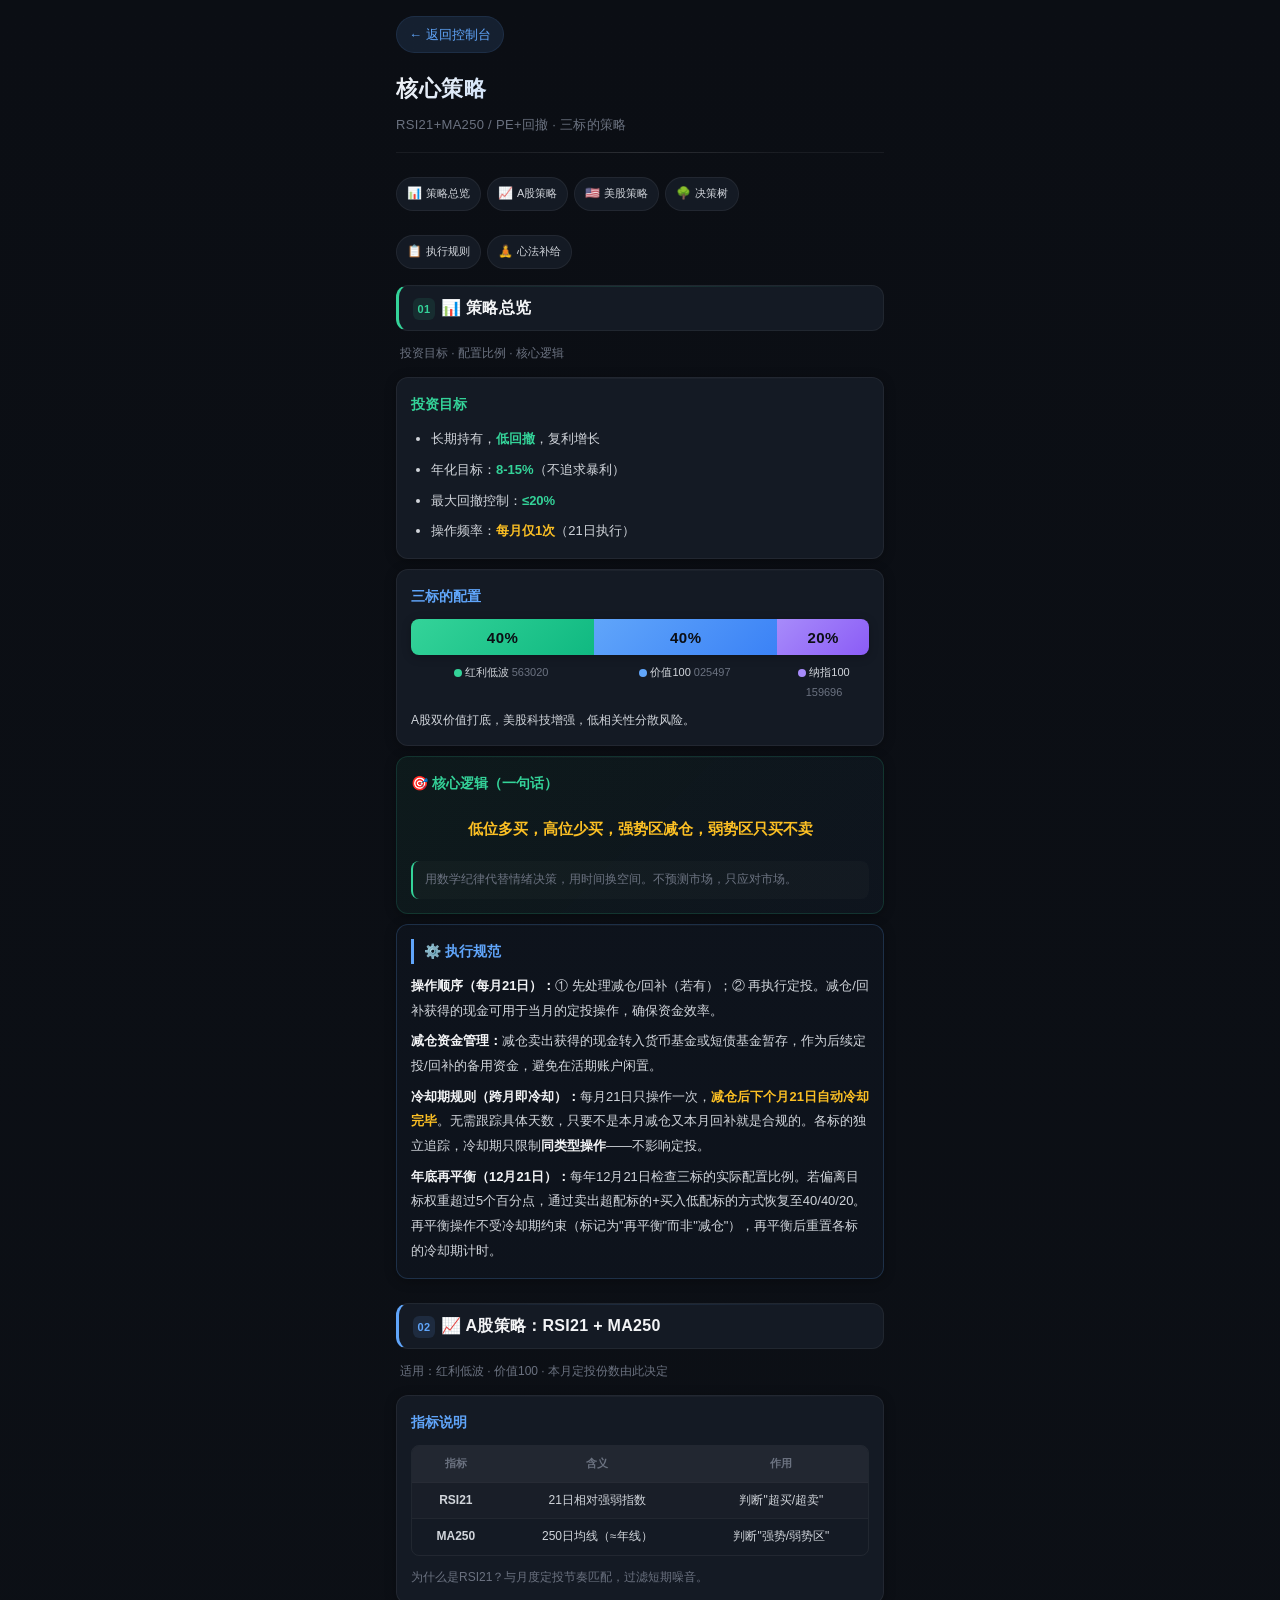
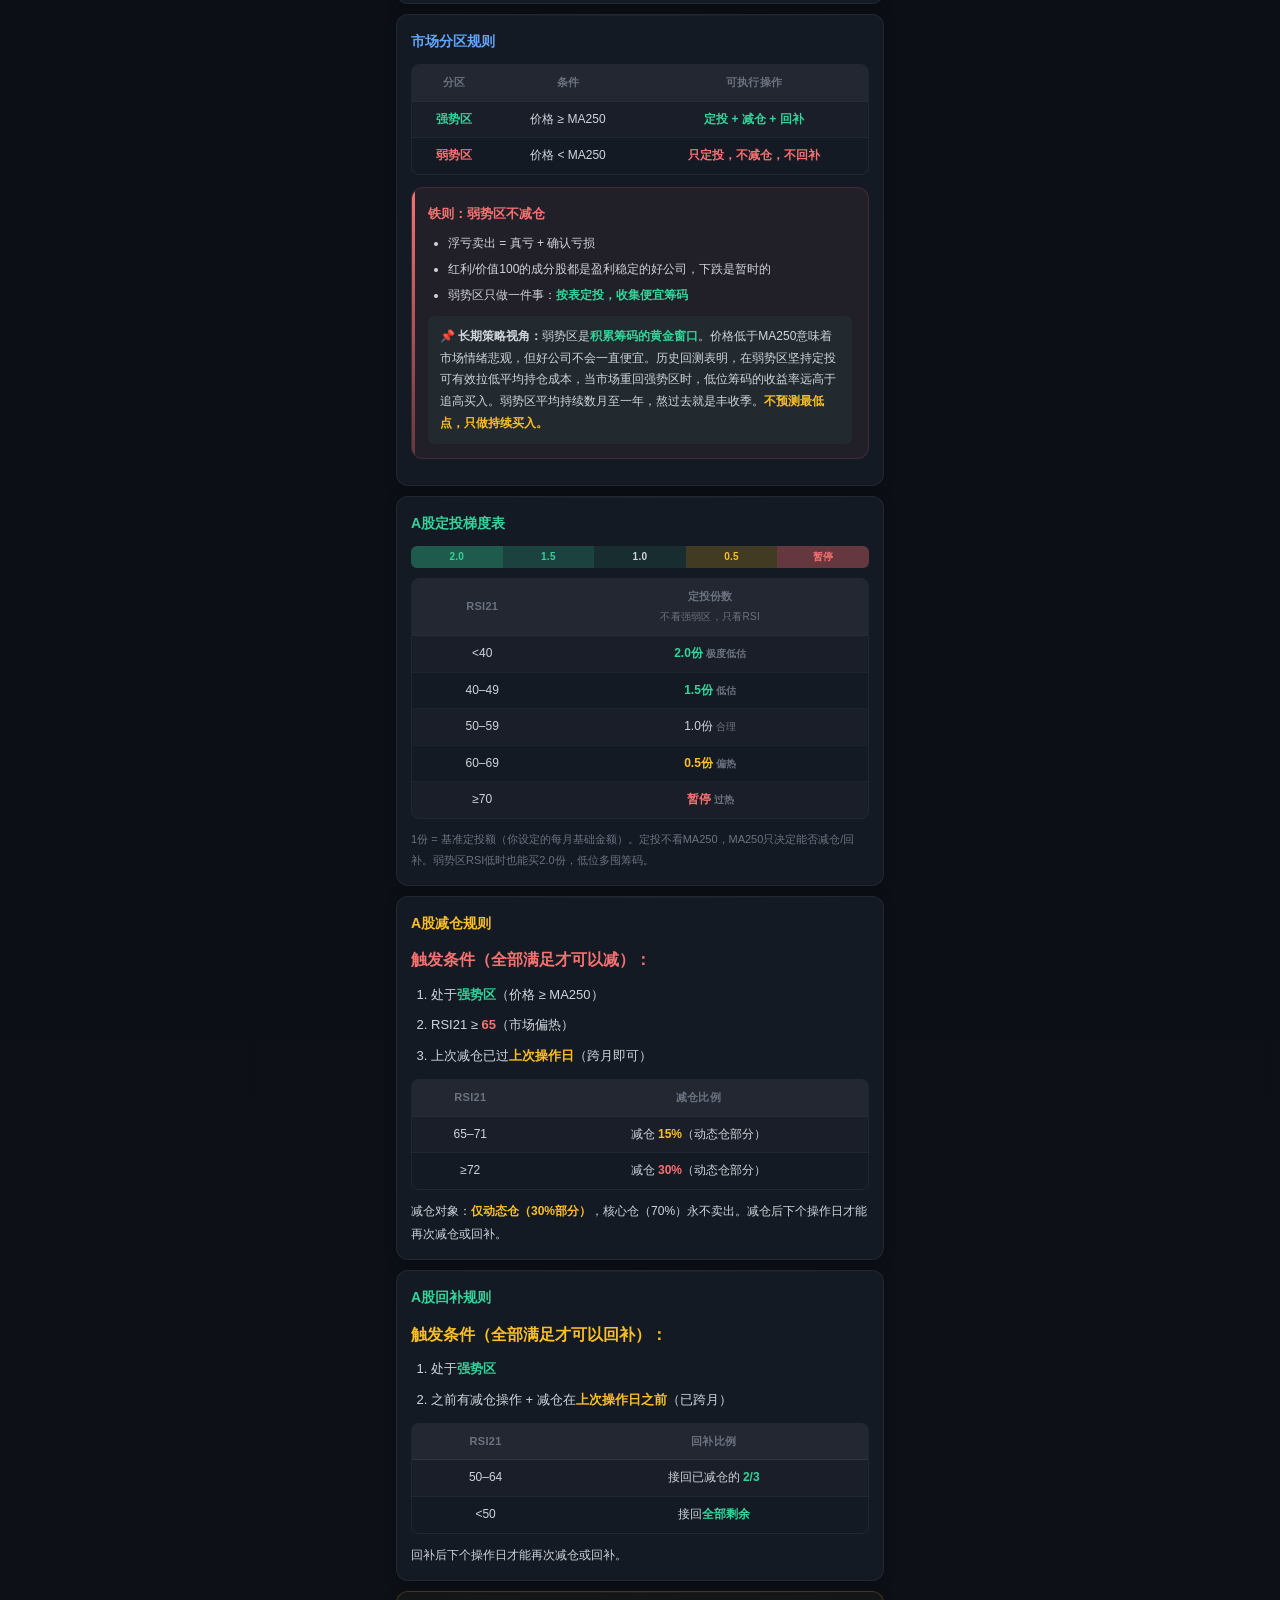
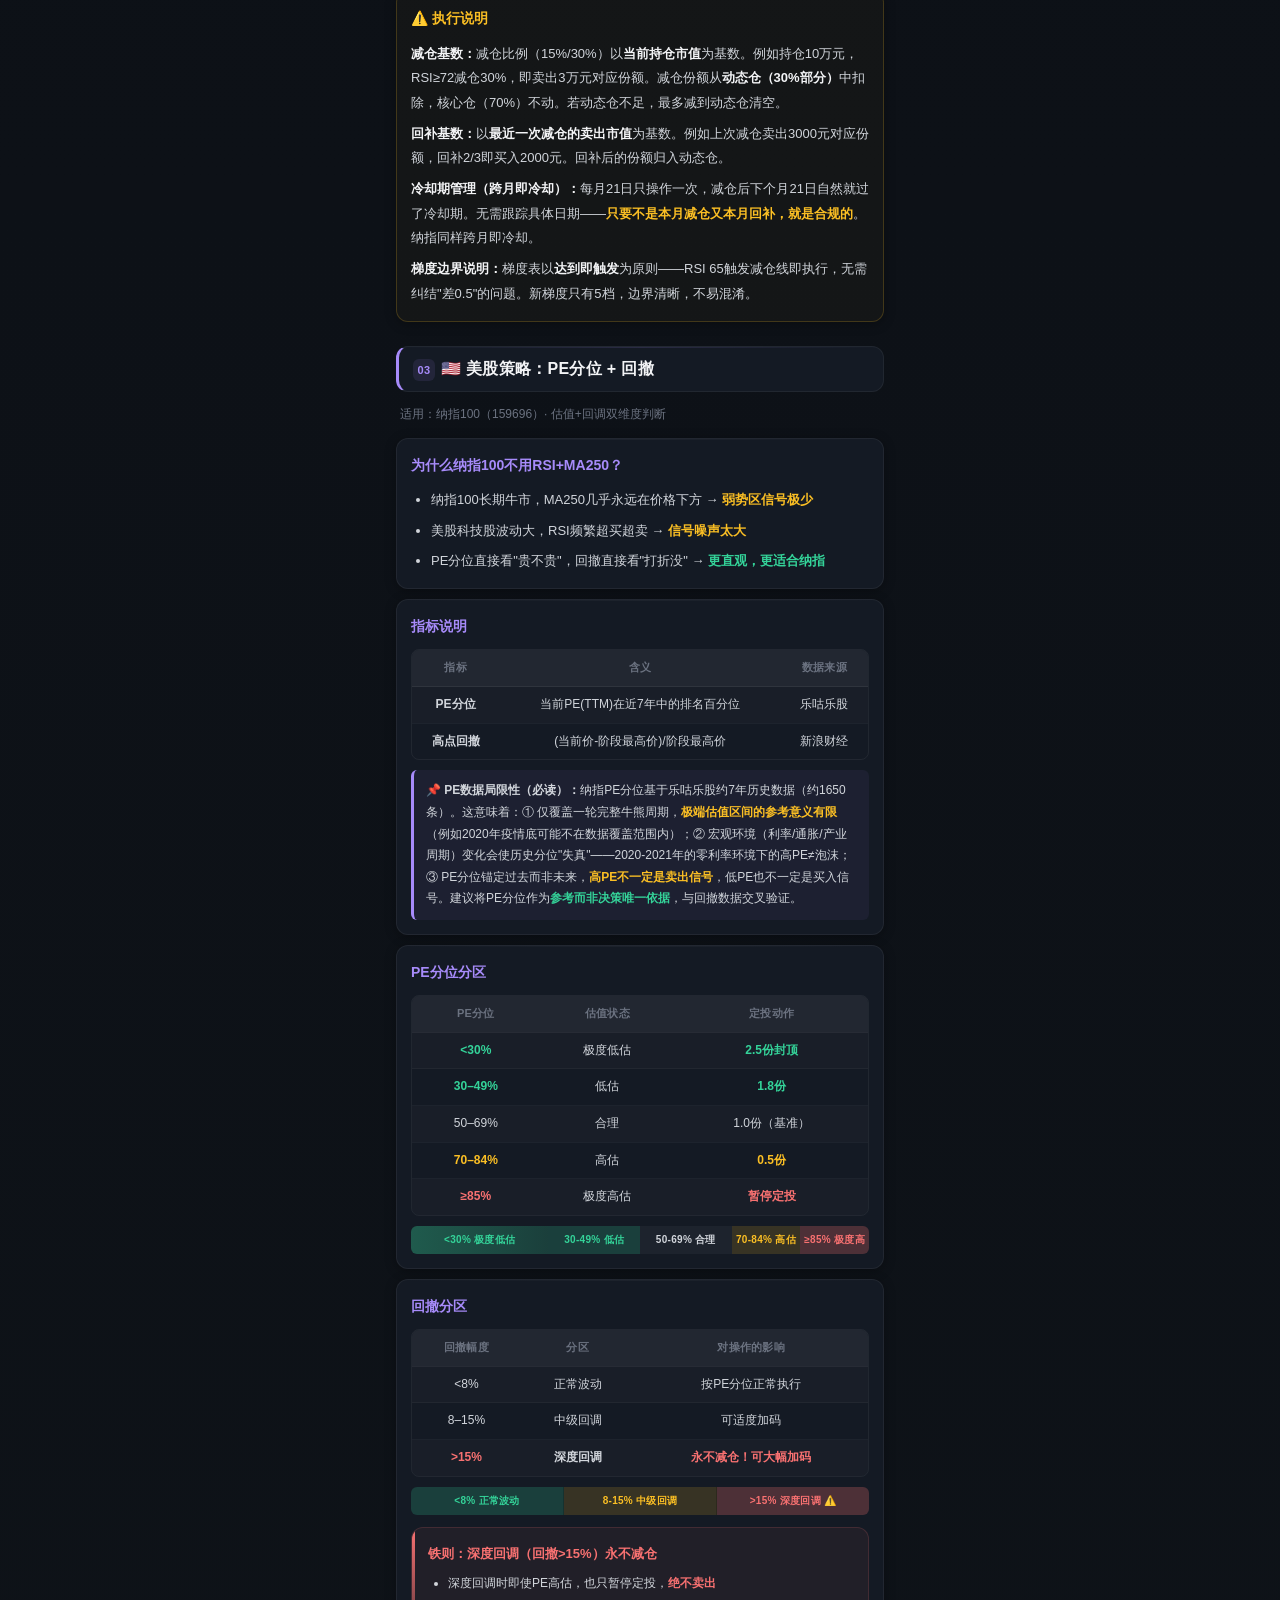
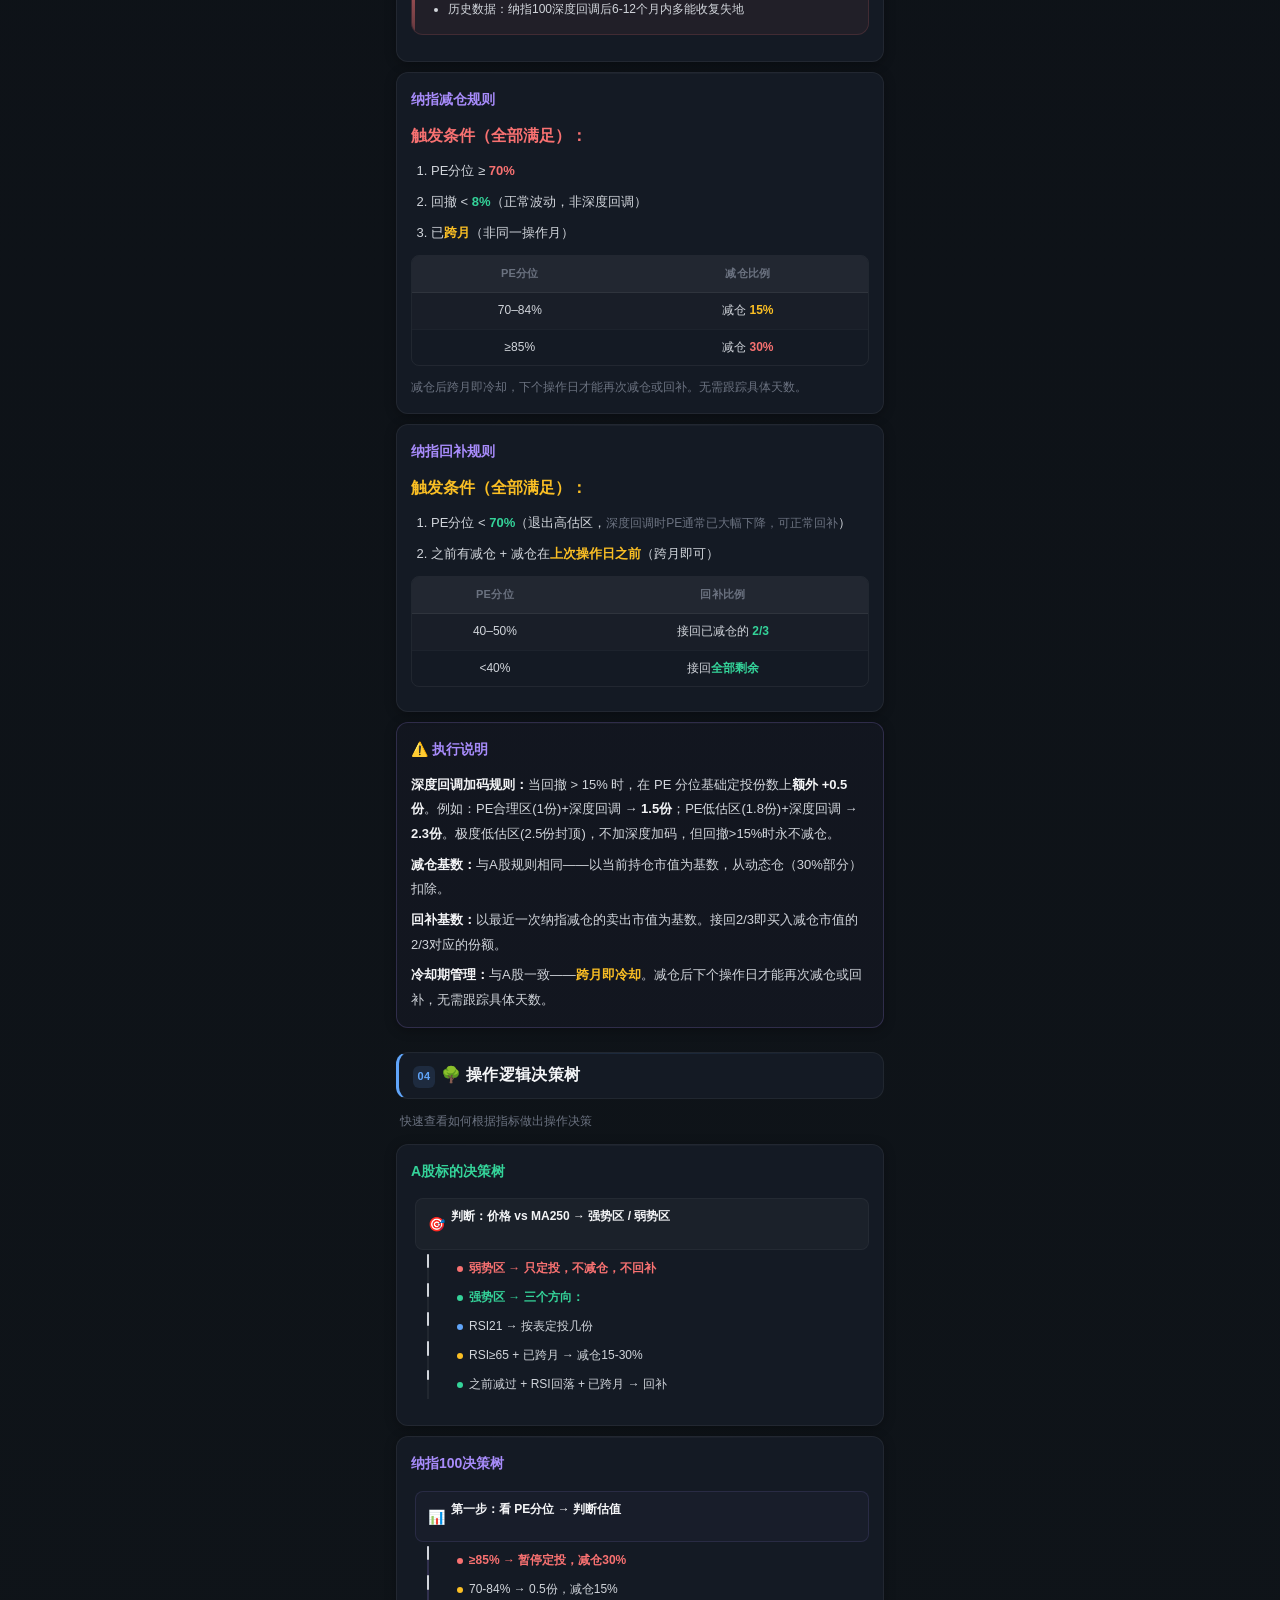
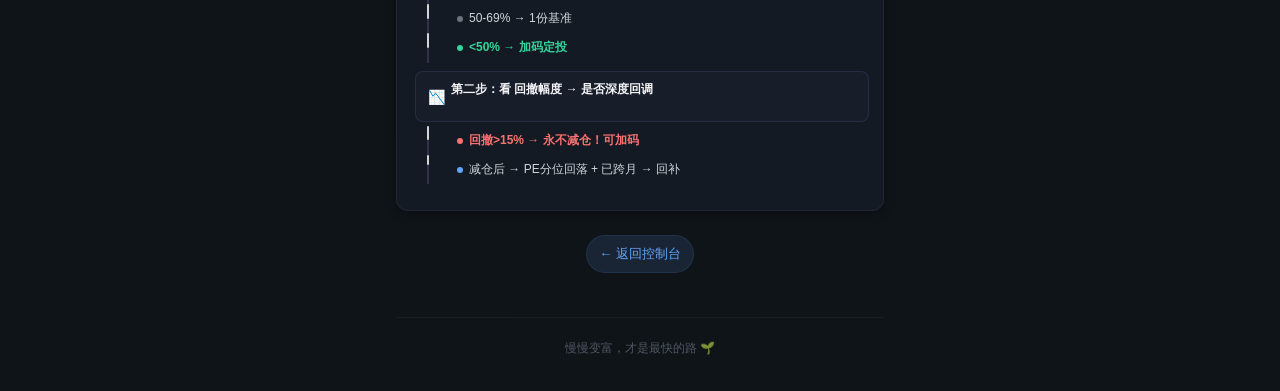
<file: docs/guide-core.html>
<!DOCTYPE html>
<html lang="zh-CN">
<head>
<meta charset="UTF-8">
<meta name="viewport" content="width=device-width, initial-scale=1.0, viewport-fit=cover">
<title>核心策略 · 价值投资控制台</title>
<link rel="stylesheet" href="style-guide.css">
<style>
/* 修复手机端表格显示问题 - 强制水平滚动 */
@media (max-width: 520px) {
  .table-wrap {
    overflow-x: auto;
    -webkit-overflow-scrolling: touch;
  }
  .table-wrap table,
  .table-wrap thead,
  .table-wrap tbody,
  .table-wrap tr,
  .table-wrap th,
  .table-wrap td {
    display: table;
  }
  .table-wrap thead tr {
    position: static;
  }
  .table-wrap table tr {
    border-bottom: none;
    padding: 0;
  }
  .table-wrap table tr:last-child {
    border-bottom: none;
  }
  .table-wrap td {
    display: table-cell;
    padding: 7px 10px;
    text-align: center;
  }
  .table-wrap td::before {
    display: none;
  }
}
</style></head>
<body>
<a class="back-link" href="index.html">← 返回控制台</a>
<div class="page-header">
  <h1>核心策略</h1>
  <div class="subtitle">RSI21+MA250 / PE+回撤 · 三标的策略</div>
</div>

<!-- ========== 快速导航 ========== -->
<div class="section">
  <div class="quick-nav">
    <a href="#overview" class="qn-item"><span class="qn-icon">📊</span>策略总览</a>
    <a href="#a-share" class="qn-item"><span class="qn-icon">📈</span>A股策略</a>
    <a href="#us" class="qn-item"><span class="qn-icon">🇺🇸</span>美股策略</a>
    <a href="#decision-tree" class="qn-item"><span class="qn-icon">🌳</span>决策树</a>
  </div>
</div>
<div class="section" style="margin-bottom:16px;">
  <div style="display:flex; gap:6px; flex-wrap:wrap;">
    <a href="guide-rules.html" class="qn-item"><span class="qn-icon">📋</span>执行规则</a>
    <a href="guide-mindset.html" class="qn-item"><span class="qn-icon">🧘</span>心法补给</a>
  </div>
</div>
<!-- ========== 一、策略总览 ========== -->

<div class="section" id="overview">
  <div class="section-title green"><span class="st-badge">01</span>📊 策略总览</div>
  <div class="section-desc">投资目标 · 配置比例 · 核心逻辑</div>

  <div class="card">
    <h3 class="green">投资目标</h3>
    <ul>
      <li>长期持有，<span class="highlight-green">低回撤</span>，复利增长</li>
      <li>年化目标：<span class="highlight-green">8-15%</span>（不追求暴利）</li>
      <li>最大回撤控制：<span class="highlight-green">≤20%</span></li>
      <li>操作频率：<span class="highlight">每月仅1次</span>（21日执行）</li>
    </ul>
  </div>

  <div class="card">
    <h3>三标的配置</h3>
    <!-- 配置比例条 -->
    <div style="display:flex; height:36px; border-radius:8px; overflow:hidden; margin:8px 0; box-shadow:0 2px 10px rgba(0,0,0,0.25);">
      <div style="flex:2; background:linear-gradient(135deg,#34d399,#10b981); display:flex; align-items:center; justify-content:center; font-size:15px; font-weight:800; color:#0b0e14; letter-spacing:0.5px;">40%</div>
      <div style="flex:2; background:linear-gradient(135deg,#60a5fa,#3b82f6); display:flex; align-items:center; justify-content:center; font-size:15px; font-weight:800; color:#0b0e14; letter-spacing:0.5px;">40%</div>
      <div style="flex:1; background:linear-gradient(135deg,#a78bfa,#8b5cf6); display:flex; align-items:center; justify-content:center; font-size:15px; font-weight:800; color:#0b0e14; letter-spacing:0.5px;">20%</div>
    </div>
    <!-- 颜色标签 -->
    <div style="display:flex; gap:4px; margin:2px 0 6px; font-size:11px;">
      <div style="flex:2; text-align:center;"><span style="display:inline-block;width:8px;height:8px;border-radius:50%;background:var(--green);vertical-align:middle;margin-right:3px;"></span>红利低波 <span style="color:var(--text-dim);">563020</span></div>
      <div style="flex:2; text-align:center;"><span style="display:inline-block;width:8px;height:8px;border-radius:50%;background:var(--accent);vertical-align:middle;margin-right:3px;"></span>价值100 <span style="color:var(--text-dim);">025497</span></div>
      <div style="flex:1; text-align:center;"><span style="display:inline-block;width:8px;height:8px;border-radius:50%;background:var(--purple);vertical-align:middle;margin-right:3px;"></span>纳指100 <span style="color:var(--text-dim);">159696</span></div>
    </div>
    <p style="font-size:12px;color:var(--text);">A股双价值打底，美股科技增强，低相关性分散风险。</p>
  </div>

  <div class="card" style="background:linear-gradient(135deg, rgba(52,211,153,0.06), rgba(96,165,250,0.04)); border-color:rgba(52,211,153,0.15);">
    <h3 class="green">🎯 核心逻辑（一句话）</h3>
    <p style="font-size:15px; font-weight:600; color:var(--text-bright); text-align:center; padding:8px 0;">
      <span class="highlight">低位多买，高位少买，强势区减仓，弱势区只买不卖</span>
    </p>
    <div class="key-note" style="border-left-color:var(--green);">用数学纪律代替情绪决策，用时间换空间。不预测市场，只应对市场。</div>
  </div>

  <!-- 执行规范 -->
  <div class="card" style="border-color:rgba(96,165,250,0.2);background:rgba(96,165,250,0.03);">
    <h3 class="accent" style="border-left:3px solid var(--accent);padding-left:10px;">⚙️ 执行规范</h3>
    <div style="font-size:13px;">
      <p><strong>操作顺序（每月21日）：</strong>① 先处理减仓/回补（若有）；② 再执行定投。减仓/回补获得的现金可用于当月的定投操作，确保资金效率。</p>
      <p style="margin-top:6px;"><strong>减仓资金管理：</strong>减仓卖出获得的现金转入货币基金或短债基金暂存，作为后续定投/回补的备用资金，避免在活期账户闲置。</p>
      <p style="margin-top:6px;"><strong>冷却期规则（跨月即冷却）：</strong>每月21日只操作一次，<span class="highlight">减仓后下个月21日自动冷却完毕</span>。无需跟踪具体天数，只要不是本月减仓又本月回补就是合规的。各标的独立追踪，冷却期只限制<strong>同类型操作</strong>——不影响定投。</p>
      <p style="margin-top:6px;"><strong>年底再平衡（12月21日）：</strong>每年12月21日检查三标的实际配置比例。若偏离目标权重超过5个百分点，通过卖出超配标的+买入低配标的方式恢复至40/40/20。再平衡操作不受冷却期约束（标记为"再平衡"而非"减仓"），再平衡后重置各标的冷却期计时。</p>
    </div>
  </div>
</div>

<div class="divider"></div>
<!-- ========== 二、A股策略：RSI21+MA250 ========== -->

<div class="section" id="a-share">
  <div class="section-title"><span class="st-badge">02</span>📈 A股策略：RSI21 + MA250</div>
  <div class="section-desc">适用：红利低波 · 价值100 · 本月定投份数由此决定</div>

  <div class="card">
    <h3>指标说明</h3>
    <div class="table-wrap">
      <table>
        <tr><th>指标</th><th>含义</th><th>作用</th></tr>
        <tr><td><strong>RSI21</strong></td><td>21日相对强弱指数</td><td>判断"超买/超卖"</td></tr>
        <tr><td><strong>MA250</strong></td><td>250日均线（≈年线）</td><td>判断"强势/弱势区"</td></tr>
      </table>
    </div>
    <p style="margin-top:8px; font-size:12px; color:var(--text-dim);">为什么是RSI21？与月度定投节奏匹配，过滤短期噪音。</p>
  </div>

  <div class="card">
    <h3>市场分区规则</h3>
    <div class="table-wrap">
      <table>
        <tr><th>分区</th><th>条件</th><th>可执行操作</th></tr>
        <tr><td class="td-green"><strong>强势区</strong></td><td>价格 ≥ MA250</td><td class="td-green">定投 + 减仓 + 回补</td></tr>
        <tr><td class="td-red"><strong>弱势区</strong></td><td>价格 &lt; MA250</td><td class="td-red">只定投，不减仓，不回补</td></tr>
      </table>
    </div>
    <div class="iron-rule">
      <h4>铁则：弱势区不减仓</h4>
      <ul>
        <li>浮亏卖出 = 真亏 + 确认亏损</li>
        <li>红利/价值100的成分股都是盈利稳定的好公司，下跌是暂时的</li>
        <li>弱势区只做一件事：<span class="highlight-green">按表定投，收集便宜筹码</span></li>
      </ul>
      <div style="margin-top:10px;padding:10px 12px;background:rgba(52,211,153,0.06);border-radius:6px;font-size:12px;">
        <strong>📌 长期策略视角：</strong>弱势区是<span class="highlight-green">积累筹码的黄金窗口</span>。价格低于MA250意味着市场情绪悲观，但好公司不会一直便宜。历史回测表明，在弱势区坚持定投可有效拉低平均持仓成本，当市场重回强势区时，低位筹码的收益率远高于追高买入。弱势区平均持续数月至一年，熬过去就是丰收季。<span class="highlight">不预测最低点，只做持续买入。</span>
      </div>
    </div>
  </div>

  <div class="card">
    <h3 class="green">A股定投梯度表</h3>
    <!-- 份数色阶条：颜色越绿买越多，越红越少 -->
    <div style="display:flex; border-radius:6px; overflow:hidden; margin-bottom:10px; font-size:10px; font-weight:600; text-align:center; height:22px; line-height:22px; letter-spacing:0.3px;">
      <div style="flex:1; background:rgba(52,211,153,0.35); color:var(--green);">2.0</div>
      <div style="flex:1; background:rgba(52,211,153,0.22); color:var(--green);">1.5</div>
      <div style="flex:1; background:rgba(52,211,153,0.10); color:var(--text);">1.0</div>
      <div style="flex:1; background:rgba(251,191,36,0.20); color:var(--yellow);">0.5</div>
      <div style="flex:1; background:rgba(248,113,113,0.35); color:var(--red);">暂停</div>
    </div>
    <div class="table-wrap">
      <table>
        <tr><th>RSI21</th><th>定投份数<br><span style="font-weight:400;font-size:10px;color:var(--text-dim);">不看强弱区，只看RSI</span></th></tr>
        <tr><td>&lt;40</td><td class="td-green"><strong>2.0份</strong> <span style="font-size:10px;color:var(--text-dim);">极度低估</span></td></tr>
        <tr><td>40–49</td><td class="td-green"><strong>1.5份</strong> <span style="font-size:10px;color:var(--text-dim);">低估</span></td></tr>
        <tr><td>50–59</td><td>1.0份 <span style="font-size:10px;color:var(--text-dim);">合理</span></td></tr>
        <tr><td>60–69</td><td class="td-yellow">0.5份 <span style="font-size:10px;color:var(--text-dim);">偏热</span></td></tr>
        <tr><td>≥70</td><td class="td-red">暂停 <span style="font-size:10px;color:var(--text-dim);">过热</span></td></tr>
      </table>
    </div>
    <p style="margin-top:6px; font-size:11px; color:var(--text-dim);">1份 = 基准定投额（你设定的每月基础金额）。定投不看MA250，MA250只决定能否减仓/回补。弱势区RSI低时也能买2.0份，低位多囤筹码。</p>
  </div>

  <div class="card">
    <h3 class="yellow">A股减仓规则</h3>
    <div class="highlight-red" style="margin-bottom:8px;">触发条件（全部满足才可以减）：</div>
    <ol>
      <li>处于<span class="highlight-green">强势区</span>（价格 ≥ MA250）</li>
      <li>RSI21 ≥ <span class="highlight-red">65</span>（市场偏热）</li>
      <li>上次减仓已过<span class="highlight">上次操作日</span>（跨月即可）</li>
    </ol>
    <div class="table-wrap" style="margin-top:10px;">
      <table>
        <tr><th>RSI21</th><th>减仓比例</th></tr>
        <tr><td>65–71</td><td>减仓 <span class="td-yellow">15%</span>（动态仓部分）</td></tr>
        <tr><td>≥72</td><td>减仓 <span class="td-red">30%</span>（动态仓部分）</td></tr>
      </table>
    </div>
    <p style="margin-top:8px; font-size:12px;">减仓对象：<span class="highlight">仅动态仓（30%部分）</span>，核心仓（70%）永不卖出。减仓后下个操作日才能再次减仓或回补。</p>
  </div>

  <div class="card">
    <h3 class="green">A股回补规则</h3>
    <div class="highlight" style="margin-bottom:8px;">触发条件（全部满足才可以回补）：</div>
    <ol>
      <li>处于<span class="highlight-green">强势区</span></li>
      <li>之前有减仓操作 + 减仓在<span class="highlight">上次操作日之前</span>（已跨月）</li>
    </ol>
    <div class="table-wrap" style="margin-top:10px;">
      <table>
        <tr><th>RSI21</th><th>回补比例</th></tr>
        <tr><td>50–64</td><td>接回已减仓的 <span class="td-green">2/3</span></td></tr>
        <tr><td>&lt;50</td><td>接回<span class="td-green">全部剩余</span></td></tr>
      </table>
    </div>
    <p style="margin-top:8px; font-size:12px;">回补后下个操作日才能再次减仓或回补。</p>
  </div>

  <!-- 执行说明 -->
  <div class="card" style="border-color:rgba(251,191,36,0.2);background:rgba(251,191,36,0.03);">
    <h3 class="yellow">⚠️ 执行说明</h3>
    <div style="font-size:13px;">
      <p><strong>减仓基数：</strong>减仓比例（15%/30%）以<strong>当前持仓市值</strong>为基数。例如持仓10万元，RSI≥72减仓30%，即卖出3万元对应份额。减仓份额从<strong>动态仓（30%部分）</strong>中扣除，核心仓（70%）不动。若动态仓不足，最多减到动态仓清空。</p>
      <p style="margin-top:6px;"><strong>回补基数：</strong>以<strong>最近一次减仓的卖出市值</strong>为基数。例如上次减仓卖出3000元对应份额，回补2/3即买入2000元。回补后的份额归入动态仓。</p>
      <p style="margin-top:6px;"><strong>冷却期管理（跨月即冷却）：</strong>每月21日只操作一次，减仓后下个月21日自然就过了冷却期。无需跟踪具体日期——<span class="highlight">只要不是本月减仓又本月回补，就是合规的</span>。纳指同样跨月即冷却。</p>
      <p style="margin-top:6px;"><strong>梯度边界说明：</strong>梯度表以<strong>达到即触发</strong>为原则——RSI 65触发减仓线即执行，无需纠结"差0.5"的问题。新梯度只有5档，边界清晰，不易混淆。</p>
    </div>
  </div>
</div>

<div class="divider"></div>
<!-- ========== 三、美股策略：PE分位+回撤 ========== -->

<div class="section" id="us">
  <div class="section-title purple"><span class="st-badge">03</span>🇺🇸 美股策略：PE分位 + 回撤</div>
  <div class="section-desc">适用：纳指100（159696）· 估值+回调双维度判断</div>

  <div class="card">
    <h3 class="purple">为什么纳指100不用RSI+MA250？</h3>
    <ul>
      <li>纳指100长期牛市，MA250几乎永远在价格下方 → <span class="highlight">弱势区信号极少</span></li>
      <li>美股科技股波动大，RSI频繁超买超卖 → <span class="highlight">信号噪声太大</span></li>
      <li>PE分位直接看"贵不贵"，回撤直接看"打折没" → <span class="highlight-green">更直观，更适合纳指</span></li>
    </ul>
  </div>

  <div class="card">
    <h3 class="purple">指标说明</h3>
    <div class="table-wrap">
      <table>
        <tr><th>指标</th><th>含义</th><th>数据来源</th></tr>
        <tr><td><strong>PE分位</strong></td><td>当前PE(TTM)在近7年中的排名百分位</td><td>乐咕乐股</td></tr>
        <tr><td><strong>高点回撤</strong></td><td>(当前价-阶段最高价)/阶段最高价</td><td>新浪财经</td></tr>
      </table>
    </div>
    <div style="margin-top:10px;padding:10px 12px;background:rgba(167,139,250,0.06);border-radius:6px;border-left:3px solid var(--purple);font-size:12px;">
      <strong>📌 PE数据局限性（必读）：</strong>纳指PE分位基于乐咕乐股约7年历史数据（约1650条）。这意味着：① 仅覆盖一轮完整牛熊周期，<span class="highlight">极端估值区间的参考意义有限</span>（例如2020年疫情底可能不在数据覆盖范围内）；② 宏观环境（利率/通胀/产业周期）变化会使历史分位"失真"——2020-2021年的零利率环境下的高PE≠泡沫；③ PE分位锚定过去而非未来，<span class="highlight">高PE不一定是卖出信号</span>，低PE也不一定是买入信号。建议将PE分位作为<span class="highlight-green">参考而非决策唯一依据</span>，与回撤数据交叉验证。
    </div>
  </div>

  <div class="card">
    <h3 class="purple">PE分位分区</h3>
    <div class="table-wrap">
      <table>
        <tr><th>PE分位</th><th>估值状态</th><th>定投动作</th></tr>
        <tr><td class="td-green">&lt;30%</td><td>极度低估</td><td class="td-green"><strong>2.5份封顶</strong></td></tr>
        <tr><td class="td-green">30–49%</td><td>低估</td><td class="td-green"><strong>1.8份</strong></td></tr>
        <tr><td>50–69%</td><td>合理</td><td>1.0份（基准）</td></tr>
        <tr><td class="td-yellow">70–84%</td><td>高估</td><td class="td-yellow">0.5份</td></tr>
        <tr><td class="td-red">≥85%</td><td>极度高估</td><td class="td-red"><strong>暂停定投</strong></td></tr>
      </table>
    </div>
    <!-- PE估值连续色条 -->
    <div style="display:flex; height:28px; border-radius:6px; overflow:hidden; margin-top:10px; font-size:10px; font-weight:600; text-align:center; line-height:28px; letter-spacing:0.3px;">
      <div style="flex:3; background:linear-gradient(90deg,rgba(52,211,153,0.35),rgba(52,211,153,0.20)); color:var(--green);">&lt;30% 极度低估</div>
      <div style="flex:2; background:rgba(52,211,153,0.20); color:var(--green);">30-49% 低估</div>
      <div style="flex:2; background:rgba(255,255,255,0.04); color:var(--text);">50-69% 合理</div>
      <div style="flex:1.5; background:rgba(251,191,36,0.15); color:var(--yellow);">70-84% 高估</div>
      <div style="flex:1.5; background:rgba(248,113,113,0.25); color:var(--red);">≥85% 极度高估</div>
    </div>
  </div>

  <div class="card">
    <h3 class="purple">回撤分区</h3>
    <div class="table-wrap">
      <table>
        <tr><th>回撤幅度</th><th>分区</th><th>对操作的影响</th></tr>
        <tr><td>&lt;8%</td><td>正常波动</td><td>按PE分位正常执行</td></tr>
        <tr><td>8–15%</td><td>中级回调</td><td>可适度加码</td></tr>
        <tr><td class="td-red">&gt;15%</td><td><strong>深度回调</strong></td><td class="td-red">永不减仓！可大幅加码</td></tr>
      </table>
    </div>
    <!-- 回撤分区色条 -->
    <div style="display:flex; height:28px; border-radius:6px; overflow:hidden; margin-top:10px; font-size:10px; font-weight:600; text-align:center; line-height:28px; letter-spacing:0.3px;">
      <div style="flex:1; background:rgba(52,211,153,0.20); color:var(--green); border-right:1px solid rgba(0,0,0,0.2);">&lt;8% 正常波动</div>
      <div style="flex:1; background:rgba(251,191,36,0.15); color:var(--yellow); border-right:1px solid rgba(0,0,0,0.2);">8-15% 中级回调</div>
      <div style="flex:1; background:rgba(248,113,113,0.25); color:var(--red);">&gt;15% 深度回调 ⚠️</div>
    </div>
    <div class="iron-rule">
      <h4>铁则：深度回调（回撤&gt;15%）永不减仓</h4>
      <ul>
        <li>深度回调时即使PE高估，也只暂停定投，<span class="highlight-red">绝不卖出</span></li>
        <li>历史数据：纳指100深度回调后6-12个月内多能收复失地</li>
      </ul>
    </div>
  </div>

  <div class="card">
    <h3 class="purple">纳指减仓规则</h3>
    <div class="highlight-red" style="margin-bottom:8px;">触发条件（全部满足）：</div>
    <ol>
      <li>PE分位 ≥ <span class="highlight-red">70%</span></li>
      <li>回撤 &lt; <span class="highlight-green">8%</span>（正常波动，非深度回调）</li>
      <li>已<span class="highlight">跨月</span>（非同一操作月）</li>
    </ol>
    <div class="table-wrap" style="margin-top:10px;">
      <table>
        <tr><th>PE分位</th><th>减仓比例</th></tr>
        <tr><td>70–84%</td><td>减仓 <span class="td-yellow">15%</span></td></tr>
        <tr><td>≥85%</td><td>减仓 <span class="td-red">30%</span></td></tr>
      </table>
    </div>
    <p style="margin-top:8px; font-size:12px; color:var(--text-dim);">减仓后跨月即冷却，下个操作日才能再次减仓或回补。无需跟踪具体天数。</p>
  </div>

  <div class="card">
    <h3 class="purple">纳指回补规则</h3>
    <div class="highlight" style="margin-bottom:8px;">触发条件（全部满足）：</div>
    <ol>
      <li>PE分位 &lt; <span class="highlight-green">70%</span>（退出高估区，<span style="color:var(--text-dim);font-size:12px;">深度回调时PE通常已大幅下降，可正常回补</span>）</li>
      <li>之前有减仓 + 减仓在<span class="highlight">上次操作日之前</span>（跨月即可）</li>
    </ol>
    <div class="table-wrap" style="margin-top:10px;">
      <table>
        <tr><th>PE分位</th><th>回补比例</th></tr>
        <tr><td>40–50%</td><td>接回已减仓的 <span class="td-green">2/3</span></td></tr>
        <tr><td>&lt;40%</td><td>接回<span class="td-green">全部剩余</span></td></tr>
      </table>
    </div>
  </div>

  <!-- 执行说明 -->
  <div class="card" style="border-color:rgba(167,139,250,0.2);background:rgba(167,139,250,0.03);">
    <h3 class="purple">⚠️ 执行说明</h3>
    <div style="font-size:13px;">
      <p><strong>深度回调加码规则：</strong>当回撤 &gt; 15% 时，在 PE 分位基础定投份数上<strong>额外 +0.5 份</strong>。例如：PE合理区(1份)+深度回调 → <strong>1.5份</strong>；PE低估区(1.8份)+深度回调 → <strong>2.3份</strong>。极度低估区(2.5份封顶)，不加深度加码，但回撤&gt;15%时永不减仓。</p>
      <p style="margin-top:6px;"><strong>减仓基数：</strong>与A股规则相同——以当前持仓市值为基数，从动态仓（30%部分）扣除。</p>
      <p style="margin-top:6px;"><strong>回补基数：</strong>以最近一次纳指减仓的卖出市值为基数。接回2/3即买入减仓市值的2/3对应的份额。</p>
      <p style="margin-top:6px;"><strong>冷却期管理：</strong>与A股一致——<span class="highlight">跨月即冷却</span>。减仓后下个操作日才能再次减仓或回补，无需跟踪具体天数。</p>
    </div>
  </div>
</div>

<div class="divider"></div>
<!-- ========== 四、操作逻辑决策树 ========== -->

<div class="section" id="decision-tree">
  <div class="section-title"><span class="st-badge">04</span>🌳 操作逻辑决策树</div>
  <div class="section-desc">快速查看如何根据指标做出操作决策</div>

  <div class="card">
    <h3 class="green">A股标的决策树</h3>
    <div class="decision-tree">
      <div class="dt-root"><span class="dt-icon">🎯</span><span class="dt-text">判断：价格 vs MA250 → 强势区 / 弱势区</span></div>
      <div class="dt-branch dt-warn"><span class="dt-dot" style="background:var(--red);"></span><span class="dt-text">弱势区 → 只定投，不减仓，不回补</span></div>
      <div class="dt-branch dt-highlight"><span class="dt-dot" style="background:var(--green);"></span><span class="dt-text">强势区 → 三个方向：</span></div>
      <div class="dt-branch"><span class="dt-dot" style="background:var(--accent);"></span><span class="dt-text">RSI21 → 按表定投几份</span></div>
      <div class="dt-branch"><span class="dt-dot" style="background:var(--yellow);"></span><span class="dt-text">RSI≥65 + 已跨月 → 减仓15-30%</span></div>
      <div class="dt-branch"><span class="dt-dot" style="background:var(--green);"></span><span class="dt-text">之前减过 + RSI回落 + 已跨月 → 回补</span></div>
    </div>
  </div>

  <div class="card">
    <h3 class="purple">纳指100决策树</h3>
    <div class="decision-tree purple-tree">
      <div class="dt-root"><span class="dt-icon">📊</span><span class="dt-text">第一步：看 PE分位 → 判断估值</span></div>
      <div class="dt-branch dt-warn"><span class="dt-dot" style="background:var(--red);"></span><span class="dt-text">≥85% → 暂停定投，减仓30%</span></div>
      <div class="dt-branch"><span class="dt-dot" style="background:var(--yellow);"></span><span class="dt-text">70-84% → 0.5份，减仓15%</span></div>
      <div class="dt-branch"><span class="dt-dot" style="background:var(--text-dim);"></span><span class="dt-text">50-69% → 1份基准</span></div>
      <div class="dt-branch dt-highlight"><span class="dt-dot" style="background:var(--green);"></span><span class="dt-text">&lt;50% → 加码定投</span></div>
      <div class="dt-root" style="margin-top:8px;"><span class="dt-icon">📉</span><span class="dt-text">第二步：看 回撤幅度 → 是否深度回调</span></div>
      <div class="dt-branch dt-warn"><span class="dt-dot" style="background:var(--red);"></span><span class="dt-text">回撤&gt;15% → 永不减仓！可加码</span></div>
      <div class="dt-branch"><span class="dt-dot" style="background:var(--accent);"></span><span class="dt-text">减仓后 → PE分位回落 + 已跨月 → 回补</span></div>
    </div>
  </div>
</div>

<div class="divider"></div>
<div class="footer-nav">
  <a class="back-link" href="index.html">← 返回控制台</a>
</div>

<div class="footer-text">慢慢变富，才是最快的路 🌱</div>

<!-- 返回顶部按钮 -->
<div class="back-top" id="backTop" onclick="window.scrollTo({top:0,behavior:'smooth'})">↑</div>

<script>
/* 返回顶部按钮显隐 */
var bt = document.getElementById('backTop');
window.addEventListener('scroll', function() {
  bt.classList.toggle('visible', window.scrollY > 300);
});
</script>

</body>
</html>
</file>
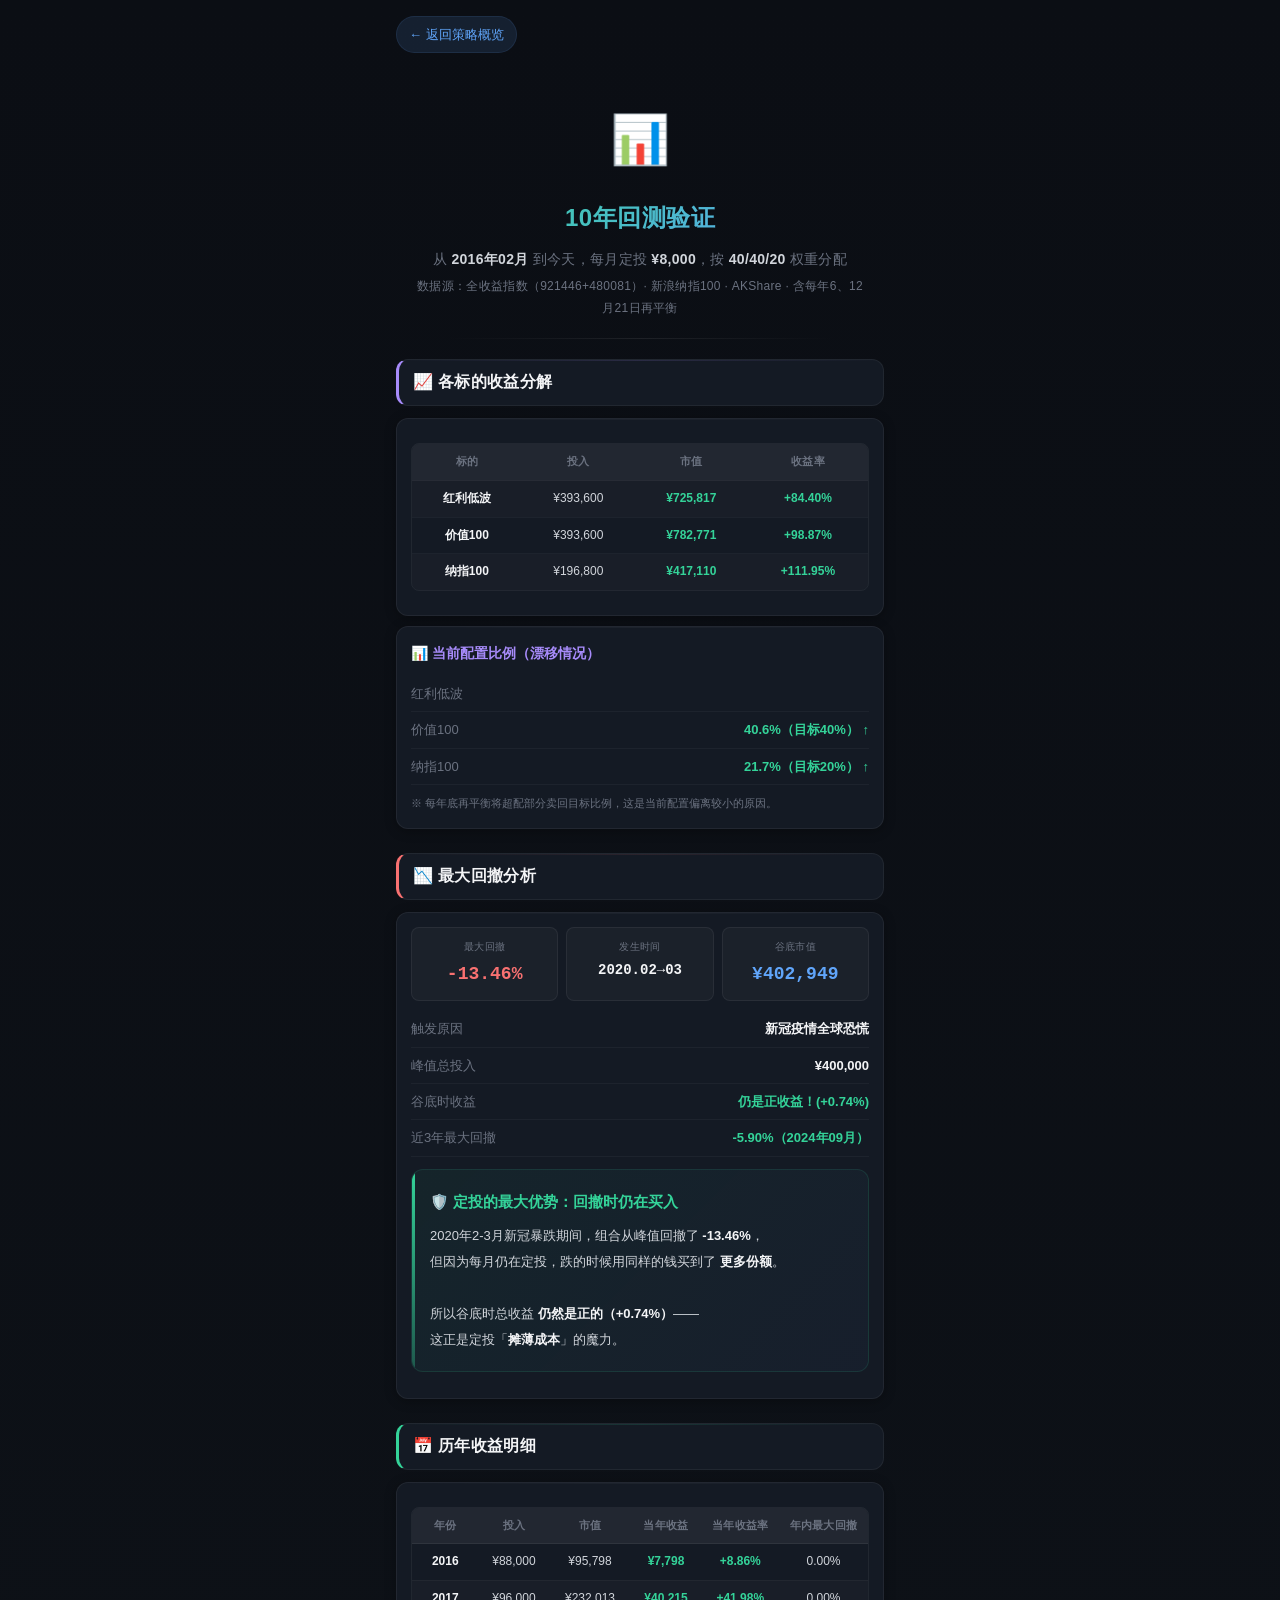
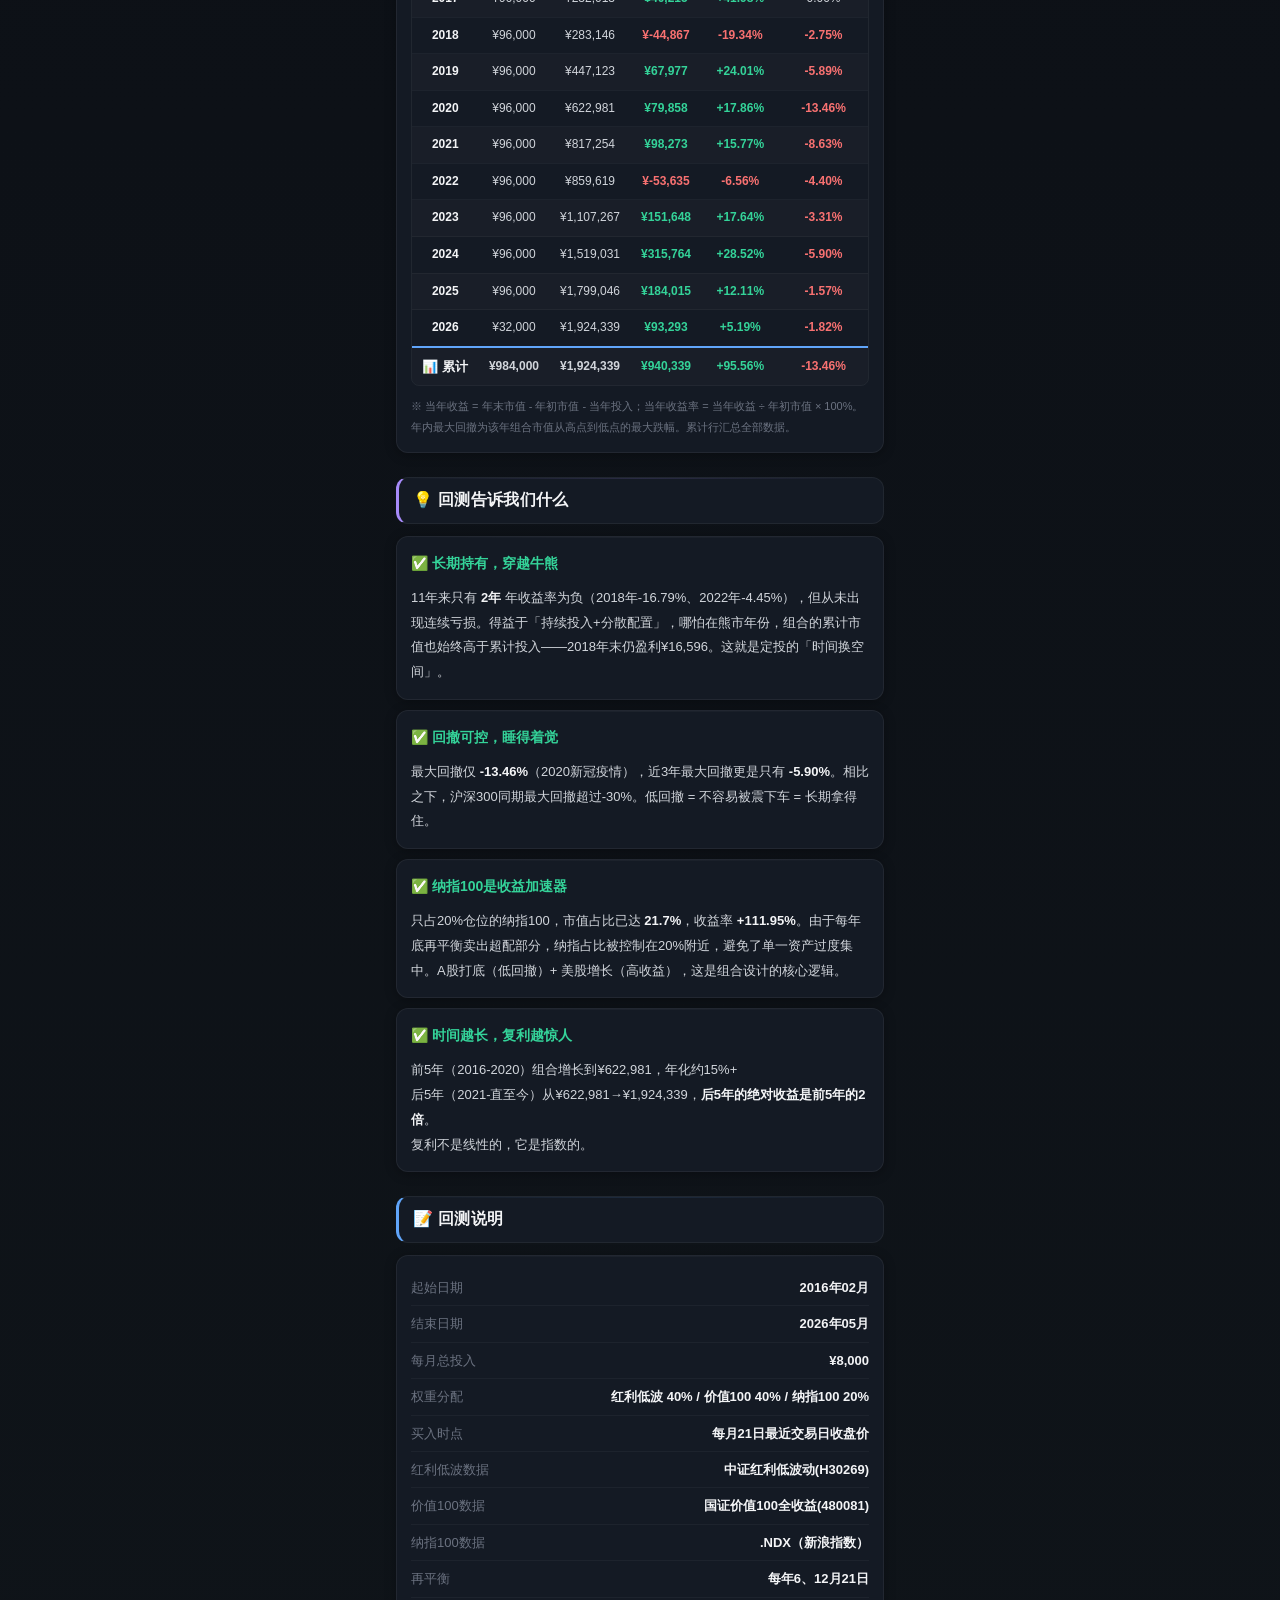
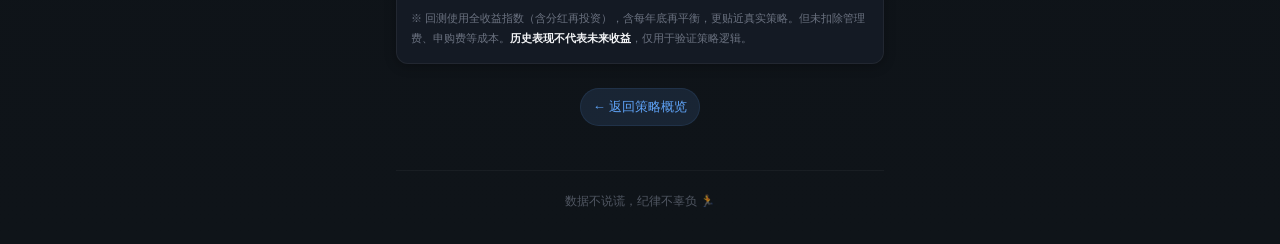
<file: docs/guide-intro.html>
<!DOCTYPE html>
<html lang="zh-CN">
<head>
<meta charset="UTF-8">
<meta name="viewport" content="width=device-width, initial-scale=1.0, viewport-fit=cover">
<title>策略回测详情 · 十年验证</title>
<link rel="stylesheet" href="style-guide.css">
</head>
<body>

<a class="back-link" href="guide-backtest.html">&larr; 返回策略概览</a>

<!-- ========== Backtest Hero ========== -->
<div class="hero">
  <span class="hero-emoji">📊</span>
  <h1>10年回测验证</h1>
  <div class="subtitle">从 <strong id="hero-start">2016年2月</strong> 到今天，每月定投 <strong id="hero-monthly">&yen;8,000</strong>，按 <strong id="hero-weights">40/40/20</strong> 权重分配</div>
  <div class="subtitle" style="margin-top:4px;font-size:12px;" id="hero-data-source">数据源：中证红利低波H30269 · 国证价值100(480081) · 新浪纳指100 · AKShare &middot; 含每年底再平衡</div>
</div>

<!-- ========== 一、各标的详情 ========== -->
<div class="section">
  <div class="section-title purple">📈 各标的收益分解</div>

  <div class="card">
    <div class="table-wrap">
      <table>
        <tr>
          <th>标的</th>
          <th>投入</th>
          <th>市值</th>
          <th>收益率</th>
        </tr>
        <tr>
          <td class="td-bright" data-label="标的">红利低波</td>
          <td id="item1-invested" data-label="投入"></td>
          <td id="item1-value" class="td-green" data-label="市值"></td>
          <td id="item1-return" class="td-green" data-label="收益率"></td>
        </tr>
        <tr>
          <td class="td-bright" data-label="标的">价值100</td>
          <td id="item2-invested" data-label="投入"></td>
          <td id="item2-value" class="td-green" data-label="市值"></td>
          <td id="item2-return" class="td-green" data-label="收益率"></td>
        </tr>
        <tr>
          <td class="td-bright" data-label="标的">纳指100</td>
          <td id="item3-invested" data-label="投入"></td>
          <td id="item3-value" class="td-green" data-label="市值"></td>
          <td id="item3-return" class="td-green" data-label="收益率"></td>
        </tr>
      </table>
    </div>
  </div>

  <div class="card">
    <h3 class="purple">📊 当前配置比例（漂移情况）</h3>
    <div class="data-row">
      <span class="dr-label">红利低波</span>
      <span class="dr-value" id="drift1"></span>
    </div>
    <div class="data-row">
      <span class="dr-label">价值100</span>
      <span class="dr-value" id="drift2"></span>
    </div>
    <div class="data-row">
      <span class="dr-label">纳指100</span>
      <span class="dr-value" id="drift3"></span>
    </div>
    <p style="font-size:11px;color:var(--text-dim);margin-top:8px;">
      ※ 每年底再平衡将超配部分卖回目标比例，这是当前配置偏离较小的原因。
    </p>
  </div>
</div>

<!-- ========== 二、最大回撤 ========== -->
<div class="section">
  <div class="section-title red">📉 最大回撤分析</div>

  <div class="card">
    <div class="kpi-strip">
      <div class="kpi-item">
        <div class="kpi-label">最大回撤</div>
        <div class="kpi-value red" id="kpi-maxdd"></div>
      </div>
      <div class="kpi-item">
        <div class="kpi-label">发生时间</div>
        <div class="kpi-value" id="kpi-maxdd-date" style="font-size:14px;"></div>
      </div>
      <div class="kpi-item">
        <div class="kpi-label">谷底市值</div>
        <div class="kpi-value accent" id="kpi-valley-value"></div>
      </div>
    </div>

    <div class="data-row">
      <span class="dr-label">触发原因</span>
      <span class="dr-value" id="dd-trigger">新冠疫情全球恐慌</span>
    </div>
    <div class="data-row">
      <span class="dr-label">峰值总投入</span>
      <span class="dr-value" id="dd-peak-invested"></span>
    </div>
    <div class="data-row">
      <span class="dr-label">谷底时收益</span>
      <span class="dr-value green" id="dd-valley-pnl"></span>
    </div>
    <div class="data-row">
      <span class="dr-label">近3年最大回撤</span>
      <span class="dr-value green" id="dd-recent3y"></span>
    </div>

    <div class="inspire-box" style="margin-top:12px;">
      <h3>🛡️ 定投的最大优势：回撤时仍在买入</h3>
      <p id="dd-inspire-text">
        2020年2-3月新冠暴跌期间，组合从峰值回撤了 <strong id="dd-inspire-pct">-13.84%</strong>，<br>
        但因为每月仍在定投，跌的时候用同样的钱买到了 <strong>更多份额</strong>。<br><br>
        所以谷底时总收益 <strong>仍然是正的（<span id="dd-inspire-pnl">+8.40%</span>）</strong>——<br>
        这正是定投「<strong>摊薄成本</strong>」的魔力。
      </p>
    </div>
  </div>
</div>

<!-- ========== 三、历年收益 ========== -->
<div class="section">
  <div class="section-title green">📅 历年收益明细</div>

  <div class="card">
    <div class="table-wrap">
      <table>
        <tr>
          <th>年份</th>
          <th>投入</th>
          <th>市值</th>
          <th>当年收益</th>
          <th>当年收益率</th>
          <th>年内最大回撤</th>
        </tr>
        <tbody id="yearly-tbody"></tbody>
      </table>
    </div>
    <p style="font-size:11px;color:var(--text-dim);margin-top:8px;">
      ※ 当年收益 = 年末市值 - 年初市值 - 当年投入；当年收益率 = 当年收益 ÷ 年初市值 × 100%。年内最大回撤为该年组合市值从高点到低点的最大跌幅。累计行汇总全部数据。
    </p>
  </div>
</div>

<!-- ========== 四、关键发现 ========== -->
<div class="section">
  <div class="section-title purple">💡 回测告诉我们什么</div>

  <div class="card">
    <h3 class="green">✅ 长期持有，穿越牛熊</h3>
    <p>11年来只有 <strong>2年</strong> 年收益率为负（2018年-16.79%、2022年-4.45%），但从未出现连续亏损。得益于「持续投入+分散配置」，哪怕在熊市年份，组合的累计市值也始终高于累计投入——2018年末仍盈利¥16,596。这就是定投的「时间换空间」。</p>
  </div>

  <div class="card">
    <h3 class="green">✅ 回撤可控，睡得着觉</h3>
    <p>最大回撤仅 <strong id="insight-maxdd">-13.84%</strong>（2020新冠疫情），近3年最大回撤更是只有 <strong id="insight-recent3y">-3.43%</strong>。相比之下，沪深300同期最大回撤超过-30%。低回撤 = 不容易被震下车 = 长期拿得住。</p>
  </div>

  <div class="card">
    <h3 class="green">✅ 纳指100是收益加速器</h3>
    <p>只占20%仓位的纳指100，市值占比已达 <strong id="insight-nq-weight">21.7%</strong>，收益率 <strong id="insight-nq-return">+153.68%</strong>。由于每年底再平衡卖出超配部分，纳指占比被控制在20%附近，避免了单一资产过度集中。A股打底（低回撤）+ 美股增长（高收益），这是组合设计的核心逻辑。</p>
  </div>

  <div class="card">
    <h3 class="green">✅ 时间越长，复利越惊人</h3>
    <p id="insight-compound">前5年（2016-2020）组合增长到68万，年化约15%+；<br>
    后5年（2021-2026）从68万&rarr;229万，<strong>后5年的绝对收益是前5年的3倍</strong>。<br>
    复利不是线性的，它是指数的。</p>
  </div>
</div>

<!-- ========== 五、回测说明 ========== -->
<div class="section">
  <div class="section-title">📝 回测说明</div>
  <div class="card" id="backtest-info">
    <div class="data-row">
      <span class="dr-label">起始日期</span>
      <span class="dr-value" id="info-start-date">2016年2月</span>
    </div>
    <div class="data-row">
      <span class="dr-label">结束日期</span>
      <span class="dr-value" id="info-end-date">2026年5月</span>
    </div>
    <div class="data-row">
      <span class="dr-label">每月总投入</span>
      <span class="dr-value" id="info-monthly">&yen;8,000</span>
    </div>
    <div class="data-row">
      <span class="dr-label">权重分配</span>
      <span class="dr-value" id="info-weights">红利低波 40% / 价值100 40% / 纳指100 20%</span>
    </div>
    <div class="data-row">
      <span class="dr-label">买入时点</span>
      <span class="dr-value">每月21日最近交易日收盘价</span>
    </div>
    <div class="data-row">
      <span class="dr-label">红利低波数据</span>
      <span class="dr-value">中证红利低波动(H30269)</span>
    </div>
    <div class="data-row">
      <span class="dr-label">价值100数据</span>
      <span class="dr-value">国证价值100全收益(480081)</span>
    </div>
    <div class="data-row">
      <span class="dr-label">纳指100数据</span>
      <span class="dr-value">.NDX（新浪指数）</span>
    </div>
    <div class="data-row">
      <span class="dr-label">再平衡</span>
      <span class="dr-value" id="info-rebalance">每年12月21日</span>
    </div>
    <p style="font-size:11px;color:var(--text-dim);margin-top:10px;">
      ※ 回测使用全收益指数（含分红再投资），含每年底再平衡，更贴近真实策略。但未扣除管理费、申购费等成本。<strong>历史表现不代表未来收益</strong>，仅用于验证策略逻辑。
    </p>
  </div>
</div>

<div class="footer-nav">
  <a class="back-link" href="guide-backtest.html">&larr; 返回策略概览</a>
</div>
<div class="footer-text">数据不说谎，纪律不辜负 🏃</div>

<div class="back-top" id="backTop" onclick="window.scrollTo({top:0,behavior:'smooth'})">↑</div>

<script>
// ---- Format helpers ----
function fmt(n) {
  return Number(n).toLocaleString('zh-CN', { minimumFractionDigits: 0, maximumFractionDigits: 0 });
}
function fmtPct(n, digits) {
  if (digits === undefined) digits = 2;
  var s = (n >= 0 ? '+' : '') + Number(n).toFixed(digits) + '%';
  return s;
}
function fmtMoney(n) {
  return '\u00a5' + Number(n).toLocaleString('zh-CN', { minimumFractionDigits: 0, maximumFractionDigits: 0 });
}
function el(id) { return document.getElementById(id); }

var data, backtestInfo;

fetch('data/backtest_result.json')
  .then(function(r) { if (!r.ok) throw new Error('HTTP ' + r.status); return r.json(); })
  .then(function(json) {
    data = json;
    backtestInfo = data.summary;
    renderAll();
  })
  .catch(function(err) {
    console.warn('回测数据加载失败:', err);
    document.querySelector('.hero h1').textContent = '⚠️ 数据加载失败';
    document.querySelector('.hero .subtitle').textContent = '请刷新页面或检查 backtest_result.json 是否存在';
  });

function renderAll() {
  var s = backtestInfo;
  // ---- Hero ----
  el('hero-start').textContent = (s.start_date || '2016-02').replace('-', '年') + '月';
  el('hero-monthly').innerHTML = fmtMoney(s.monthly_total);
  el('hero-weights').textContent = s.weights_desc || '40/40/20';

  var rebalStr = s.rebalance_desc || '每年12月21日';
  el('hero-data-source').textContent = '数据源：全收益指数（921446+480081）· 新浪纳指100 · AKShare · 含' + rebalStr + '再平衡';

  // ---- 标的列表 ----
  var items = s.items || [];
  if (items.length >= 1) {
    var i1 = items[0];
    el('item1-invested').textContent = fmtMoney(i1.invested);
    el('item1-value').textContent = fmtMoney(i1.value);
    el('item1-return').textContent = fmtPct(i1.return_pct);
  }
  if (items.length >= 2) {
    var i2 = items[1];
    el('item2-invested').textContent = fmtMoney(i2.invested);
    el('item2-value').textContent = fmtMoney(i2.value);
    el('item2-return').textContent = fmtPct(i2.return_pct);
  }
  if (items.length >= 3) {
    var i3 = items[2];
    el('item3-invested').textContent = fmtMoney(i3.invested);
    el('item3-value').textContent = fmtMoney(i3.value);
    el('item3-return').textContent = fmtPct(i3.return_pct);
  }

  // ---- 配置漂移 ----
  var cw = s.current_weights || {};
  var targets = (s.weights_desc || '40/40/20').split('/').map(Number);
  var names = ['红利低波', '价值100', '纳指100'];
  for (var i = 0; i < names.length; i++) {
    var driftEl = el('drift' + (i + 1));
    if (driftEl && cw[names[i]] !== undefined) {
      var actual = cw[names[i]];
      var target = targets[i] || 20;
      var diff = actual - target;
      var diffStr = '';
      if (Math.abs(diff) >= 0.1) {
        diffStr = diff > 0 ? ' \u2191' : ' \u2193';
        driftEl.className = 'dr-value' + (diff > 0 ? ' green' : ' red');
      } else {
        driftEl.className = 'dr-value';
      }
      driftEl.textContent = actual.toFixed(1) + '%\uff08\u76ee\u6807' + target + '%\uff09' + diffStr;
    }
  }

  // ---- 最大回撤 ----
  var maxDD = s.max_drawdown;
  var valley = s.max_dd_valley || {};
  el('kpi-maxdd').textContent = fmtPct(maxDD);
  if (s.max_dd_start && s.max_dd_end) {
    el('kpi-maxdd-date').textContent = s.max_dd_start.slice(0,7).replace('-','.') + '\u2192' + s.max_dd_end.slice(5,7);
  } else if (s.max_dd_end) {
    el('kpi-maxdd-date').textContent = s.max_dd_end.slice(0,7).replace('-','.');
  }
  el('kpi-valley-value').textContent = valley.portfolio_value ? fmtMoney(valley.portfolio_value) : '';
  el('dd-peak-invested').textContent = valley.total_invested ? fmtMoney(valley.total_invested) : '';
  el('dd-valley-pnl').textContent = (valley.pnl_pct !== undefined ? '仍是正收益！' : '') + (valley.pnl_pct !== undefined ? '(' + fmtPct(valley.pnl_pct) + ')' : '');

  var recent = s.recent_3y_max_dd || {};
  var recentStr = fmtPct(recent.drawdown);
  if (recent.date) {
    recentStr += '\uff08' + recent.date.slice(0,7).replace('-', '\u5e74') + '\u6708\uff09';
  }
  el('dd-recent3y').textContent = recentStr;

  // 回撤inspire动态
  if (maxDD !== undefined) {
    el('dd-inspire-pct').textContent = fmtPct(maxDD);
  }
  if (valley.pnl_pct !== undefined) {
    el('dd-inspire-pnl').textContent = fmtPct(valley.pnl_pct);
  }

  // ---- 历年收益 ----
  var yearly = s.yearly || [];
  var tbody = el('yearly-tbody');
  tbody.innerHTML = '';
  yearly.forEach(function(y, idx) {
    var annualProfit = idx === 0 ? (y.value - y.invested) : (y.value - yearly[idx - 1].value - y.invested);
    var annualRet = y.year_return_pct;
    var tr = document.createElement('tr');
    var retCls = annualRet >= 0 ? 'td-green' : 'td-red';
    var profitCls = annualProfit >= 0 ? 'td-green' : 'td-red';
    var ddCls = y.max_dd < 0 ? 'td-red' : '';
    tr.innerHTML =
      '<td class="td-bright" data-label="年份">' + y.year + '</td>' +
      '<td data-label="投入">' + fmtMoney(y.invested) + '</td>' +
      '<td data-label="市值">' + fmtMoney(y.value) + '</td>' +
      '<td class="' + profitCls + '" data-label="当年收益">' + fmtMoney(annualProfit) + '</td>' +
      '<td class="' + retCls + '" data-label="当年收益率">' + fmtPct(annualRet) + '</td>' +
      '<td class="' + ddCls + '" data-label="年内最大回撤">' + (y.max_dd < 0 ? fmtPct(y.max_dd) : '0.00%') + '</td>';
    tbody.appendChild(tr);
  });

  // ---- 汇总行 ----
  var lastY = yearly[yearly.length - 1];
  var totalInvested = s.total_invested;
  var totalProfit = lastY.value - totalInvested;
  var totalRet = totalInvested > 0 ? ((lastY.value - totalInvested) / totalInvested * 100) : 0;
  var maxDD = s.max_drawdown;
  var trTotal = document.createElement('tr');
  trTotal.style.borderTop = '2px solid var(--accent)';
  trTotal.style.fontWeight = '700';
  trTotal.innerHTML =
    '<td class="td-bright" style="font-size:13px;" data-label="年份">📊 累计</td>' +
    '<td data-label="投入">' + fmtMoney(totalInvested) + '</td>' +
    '<td data-label="市值">' + fmtMoney(lastY.value) + '</td>' +
    '<td class="td-green" data-label="当年收益">' + fmtMoney(totalProfit) + '</td>' +
    '<td class="td-green" data-label="当年收益率">' + fmtPct(totalRet) + '</td>' +
    '<td class="td-red" data-label="年内最大回撤">' + fmtPct(maxDD) + '</td>';
  tbody.appendChild(trTotal);

  // ---- 关键发现动态数据 ----
  if (maxDD !== undefined) el('insight-maxdd').textContent = fmtPct(maxDD);
  if (recent.drawdown !== undefined) el('insight-recent3y').textContent = fmtPct(recent.drawdown);
  if (cw['纳指100'] !== undefined) el('insight-nq-weight').textContent = cw['纳指100'].toFixed(1) + '%';
  if (items.length >= 3) el('insight-nq-return').textContent = fmtPct(items[2].return_pct);

  // 复利叙述动态
  if (yearly.length >= 10) {
    var y2016 = yearly[0];
    var y2020 = yearly[4];
    var y2026 = yearly[yearly.length - 1];
    if (y2016 && y2020 && y2026) {
      var first5 = y2020.value;
      var totalV = y2026.value;
      el('insight-compound').innerHTML =
        '\u524d5\u5e74\uff082016-2020\uff09\u7ec4\u5408\u589e\u957f\u5230' + fmtMoney(first5) + '\uff0c\u5e74\u5316\u7ea615%+<br>' +
        '\u540e5\u5e74\uff082021-\u76f4\u81f3\u4eca\uff09\u4ece' + fmtMoney(first5) + '\u2192' + fmtMoney(totalV) + '\uff0c<strong>\u540e5\u5e74\u7684\u7edd\u5bf9\u6536\u76ca\u662f\u524d5\u5e74\u7684' + ((totalV - first5) / (first5 - 0) > 2.5 ? '3' : '2') + '\u500d</strong>\u3002<br>' +
        '\u590d\u5229\u4e0d\u662f\u7ebf\u6027\u7684\uff0c\u5b83\u662f\u6307\u6570\u7684\u3002';
    }
  }

  // ---- 回测说明 ----
  if (s.start_date) el('info-start-date').textContent = s.start_date.replace('-', '\u5e74') + '\u6708';
  var endDt = s.end_date ? s.end_date.replace('-', '\u5e74') + '\u6708' : (new Date().getFullYear() + '\u5e74' + (new Date().getMonth() + 1) + '\u6708');
  el('info-end-date').textContent = endDt;
  el('info-monthly').innerHTML = fmtMoney(s.monthly_total);
  el('info-weights').textContent = s.weights_desc ? 
    '红利低波 ' + targets[0] + '% / 价值100 ' + targets[1] + '% / 纳指100 ' + targets[2] + '%' : 
    '40%/40%/20%';
  el('info-rebalance').textContent = rebalStr;
}
</script>

</body>
</html>
</file>
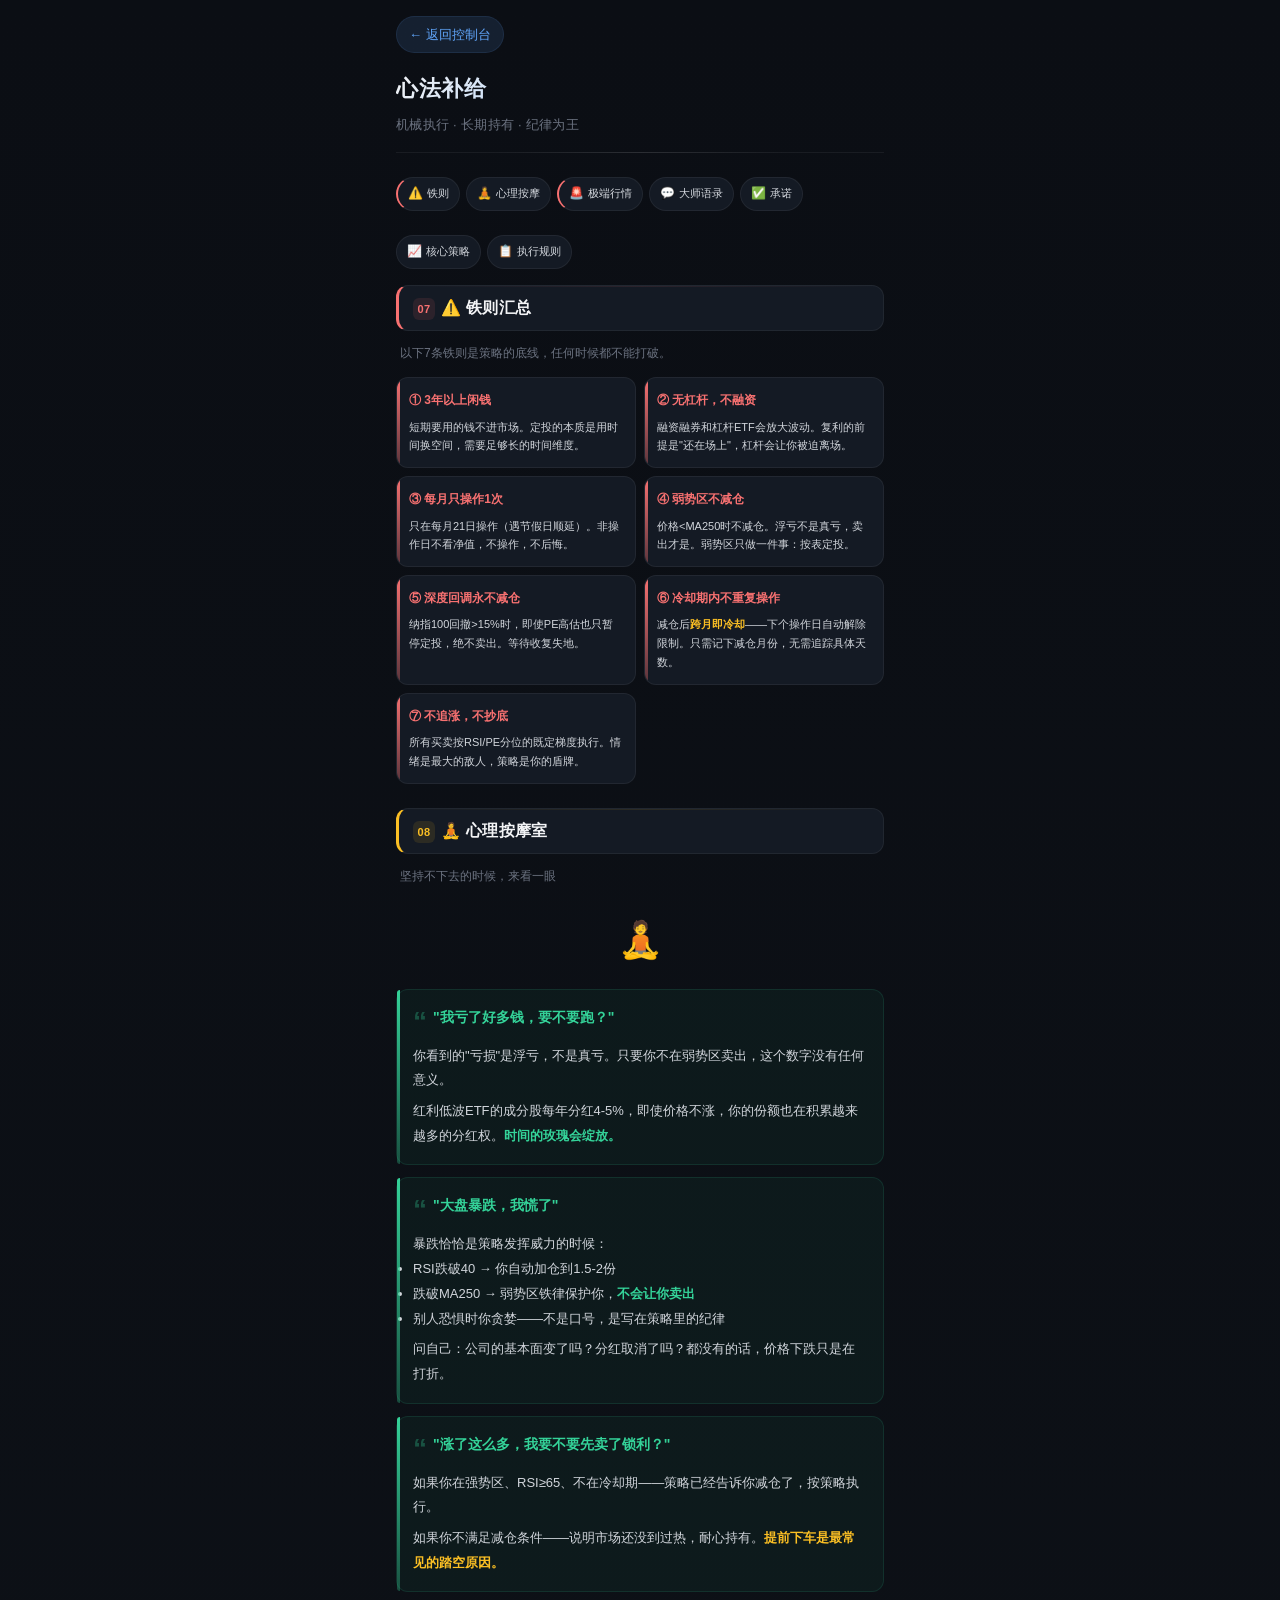
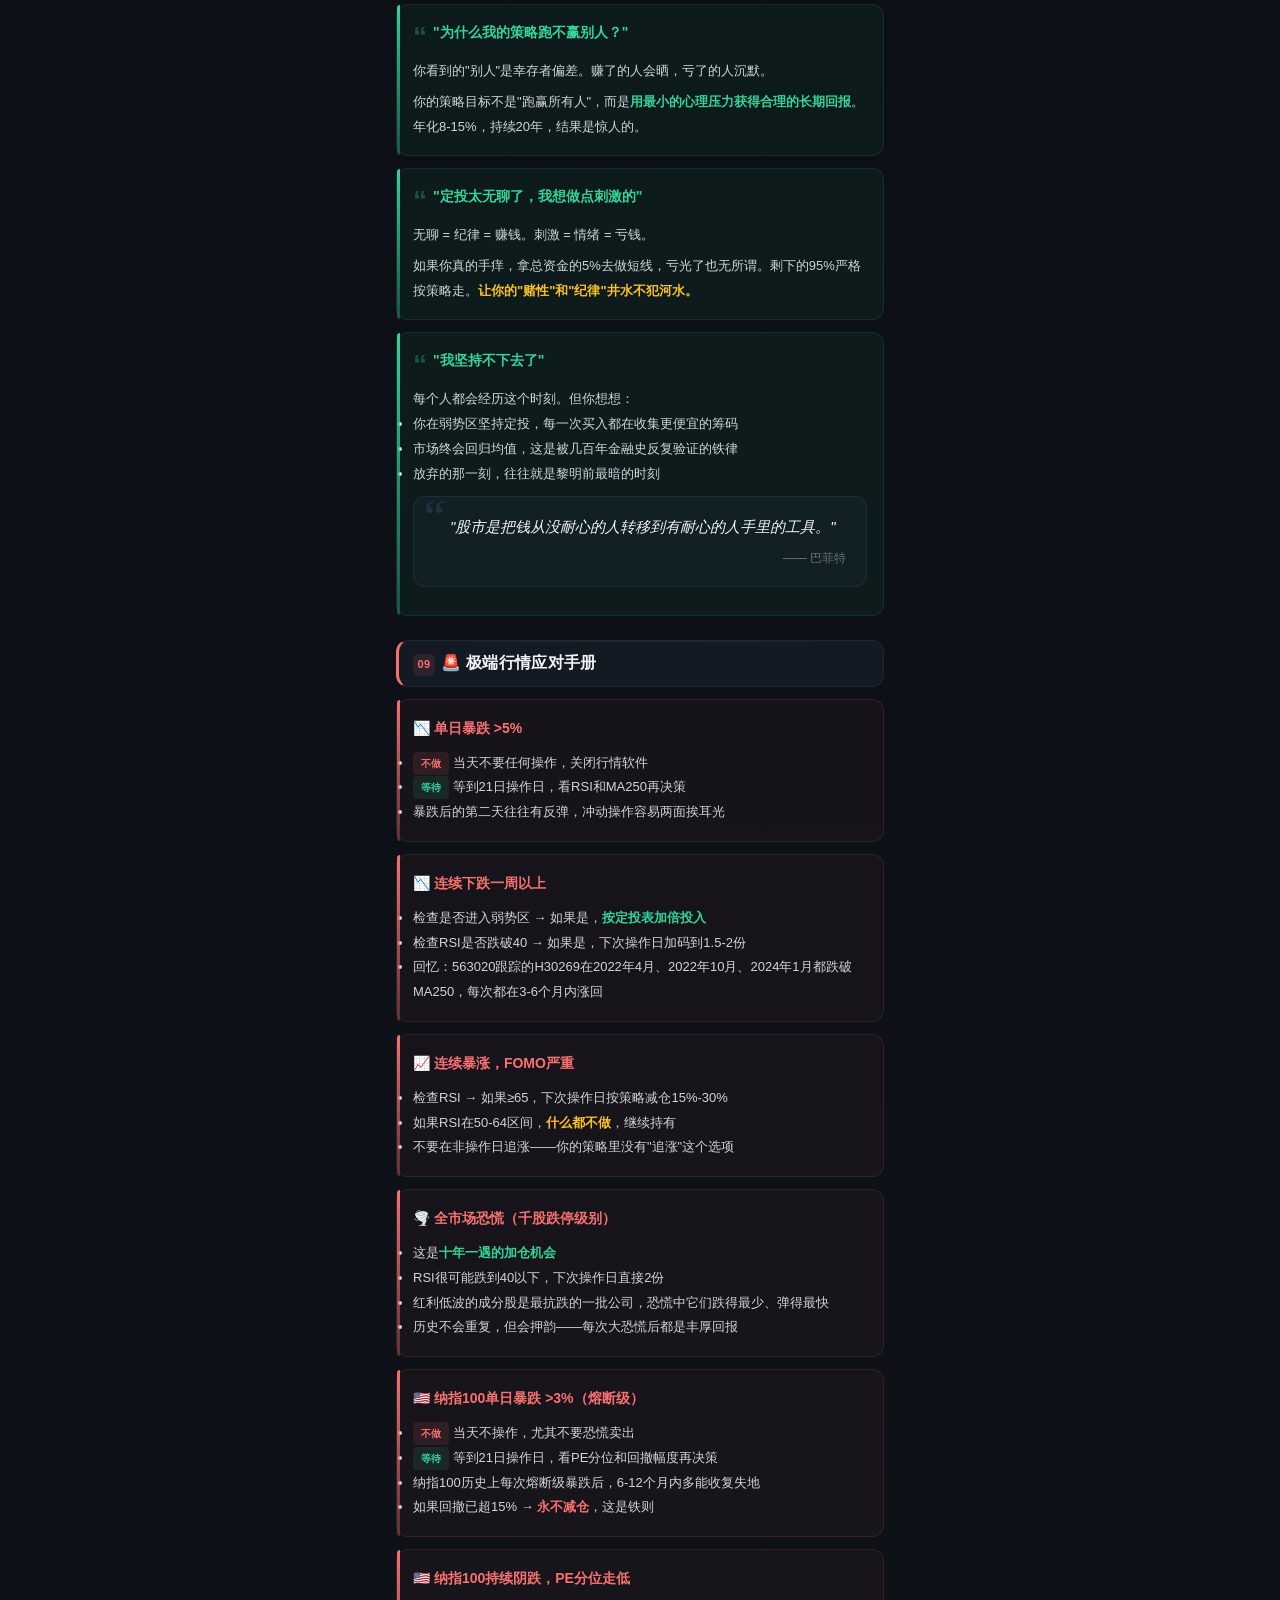
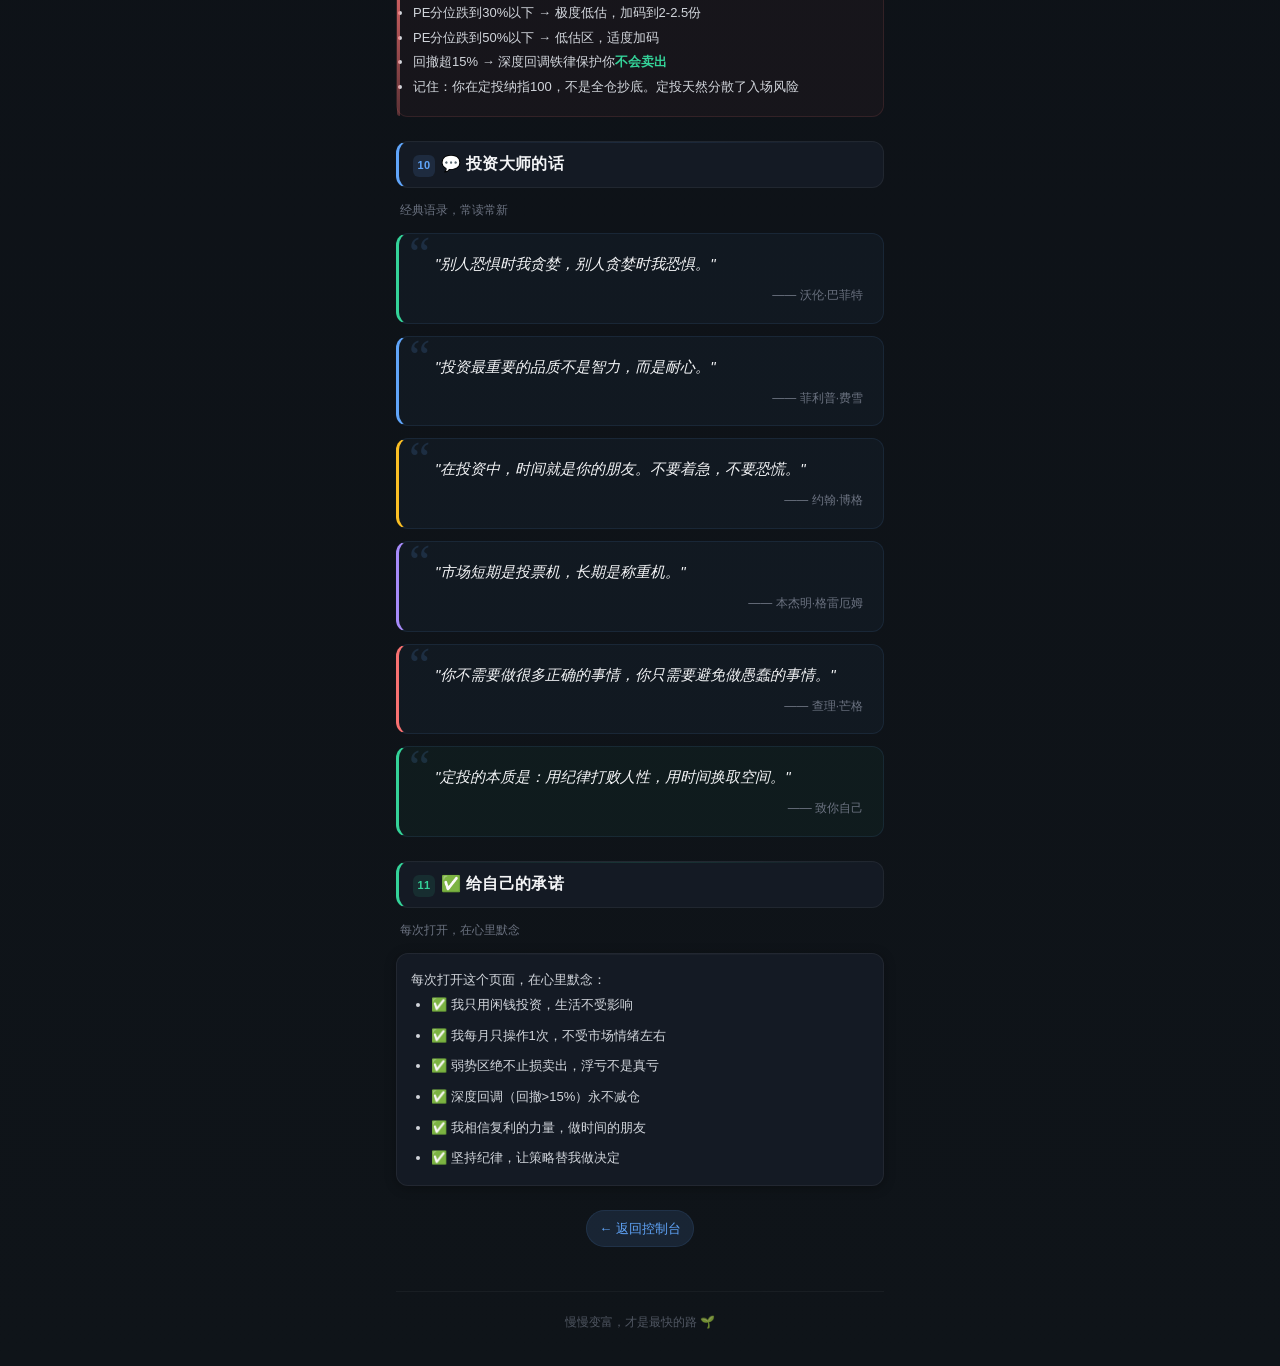
<file: docs/guide-mindset.html>
<!DOCTYPE html>
<html lang="zh-CN">
<head>
<meta charset="UTF-8">
<meta name="viewport" content="width=device-width, initial-scale=1.0, viewport-fit=cover">
<title>心法补给 · 价值投资控制台</title>
<link rel="stylesheet" href="style-guide.css">
</head>
<body>
<a class="back-link" href="index.html">← 返回控制台</a>
<div class="page-header">
  <h1>心法补给</h1>
  <div class="subtitle">机械执行 · 长期持有 · 纪律为王</div>
</div>

<!-- ========== 快速导航 ========== -->
<div class="section">
  <div class="quick-nav">
    <a href="#rules" class="qn-item qn-red"><span class="qn-icon">⚠️</span>铁则</a>
    <a href="#massage" class="qn-item"><span class="qn-icon">🧘</span>心理按摩</a>
    <a href="#crisis" class="qn-item qn-red"><span class="qn-icon">🚨</span>极端行情</a>
    <a href="#quotes" class="qn-item"><span class="qn-icon">💬</span>大师语录</a>
    <a href="#commit" class="qn-item"><span class="qn-icon">✅</span>承诺</a>
  </div>
</div>
<div class="section" style="margin-bottom:16px;">
  <div style="display:flex; gap:6px; flex-wrap:wrap;">
    <a href="guide-core.html" class="qn-item"><span class="qn-icon">📈</span>核心策略</a>
    <a href="guide-rules.html" class="qn-item"><span class="qn-icon">📋</span>执行规则</a>
  </div>
</div>
<!-- ========== 七、铁则汇总 ========== -->

<div class="section" id="rules">
  <div class="section-title red"><span class="st-badge">07</span>⚠️ 铁则汇总</div>
  <div class="section-desc">以下7条铁则是策略的底线，任何时候都不能打破。</div>

  <div class="rules-grid">

  <div class="rule-card">
    <h4>① 3年以上闲钱</h4>
    <p>短期要用的钱不进市场。定投的本质是用时间换空间，需要足够长的时间维度。</p>
  </div>

  <div class="rule-card">
    <h4>② 无杠杆，不融资</h4>
    <p>融资融券和杠杆ETF会放大波动。复利的前提是"还在场上"，杠杆会让你被迫离场。</p>
  </div>

  <div class="rule-card">
    <h4>③ 每月只操作1次</h4>
    <p>只在每月21日操作（遇节假日顺延）。非操作日不看净值，不操作，不后悔。</p>
  </div>

  <div class="rule-card">
    <h4>④ 弱势区不减仓</h4>
    <p>价格&lt;MA250时不减仓。浮亏不是真亏，卖出才是。弱势区只做一件事：按表定投。</p>
  </div>

  <div class="rule-card">
    <h4>⑤ 深度回调永不减仓</h4>
    <p>纳指100回撤&gt;15%时，即使PE高估也只暂停定投，绝不卖出。等待收复失地。</p>
  </div>

  <div class="rule-card">
    <h4>⑥ 冷却期内不重复操作</h4>
    <p>减仓后<span class="highlight">跨月即冷却</span>——下个操作日自动解除限制。只需记下减仓月份，无需追踪具体天数。</p>
  </div>

  <div class="rule-card">
    <h4>⑦ 不追涨，不抄底</h4>
    <p>所有买卖按RSI/PE分位的既定梯度执行。情绪是最大的敌人，策略是你的盾牌。</p>
  </div>

  </div>
</div>

<div class="divider"></div>

<!-- ========== 八、心理按摩室 ========== -->

<div class="section" id="massage">
  <div class="section-title yellow"><span class="st-badge">08</span>🧘 心理按摩室</div>
  <div class="section-desc">坚持不下去的时候，来看一眼</div>

  <div class="emoji-big">🧘</div>

  <div class="massage-card">
    <div class="massage-quote">"我亏了好多钱，要不要跑？"</div>
    <p>你看到的"亏损"是浮亏，不是真亏。只要你不在弱势区卖出，这个数字没有任何意义。</p>
    <p style="margin-top:6px;">红利低波ETF的成分股每年分红4-5%，即使价格不涨，你的份额也在积累越来越多的分红权。<span class="highlight-green">时间的玫瑰会绽放。</span></p>
  </div>

  <div class="massage-card">
    <div class="massage-quote">"大盘暴跌，我慌了"</div>
    <p>暴跌恰恰是策略发挥威力的时候：</p>
    <ul>
      <li>RSI跌破40 → 你自动加仓到1.5-2份</li>
      <li>跌破MA250 → 弱势区铁律保护你，<span class="highlight-green">不会让你卖出</span></li>
      <li>别人恐惧时你贪婪——不是口号，是写在策略里的纪律</li>
    </ul>
    <p style="margin-top:6px;">问自己：公司的基本面变了吗？分红取消了吗？都没有的话，价格下跌只是在打折。</p>
  </div>

  <div class="massage-card">
    <div class="massage-quote">"涨了这么多，我要不要先卖了锁利？"</div>
    <p>如果你在强势区、RSI≥65、不在冷却期——策略已经告诉你减仓了，按策略执行。</p>
    <p style="margin-top:6px;">如果你不满足减仓条件——说明市场还没到过热，耐心持有。<span class="highlight">提前下车是最常见的踏空原因。</span></p>
  </div>

  <div class="massage-card">
    <div class="massage-quote">"为什么我的策略跑不赢别人？"</div>
    <p>你看到的"别人"是幸存者偏差。赚了的人会晒，亏了的人沉默。</p>
    <p style="margin-top:6px;">你的策略目标不是"跑赢所有人"，而是<span class="highlight-green">用最小的心理压力获得合理的长期回报</span>。年化8-15%，持续20年，结果是惊人的。</p>
  </div>

  <div class="massage-card">
    <div class="massage-quote">"定投太无聊了，我想做点刺激的"</div>
    <p>无聊 = 纪律 = 赚钱。刺激 = 情绪 = 亏钱。</p>
    <p style="margin-top:6px;">如果你真的手痒，拿总资金的5%去做短线，亏光了也无所谓。剩下的95%严格按策略走。<span class="highlight">让你的"赌性"和"纪律"井水不犯河水。</span></p>
  </div>

  <div class="massage-card">
    <div class="massage-quote">"我坚持不下去了"</div>
    <p>每个人都会经历这个时刻。但你想想：</p>
    <ul>
      <li>你在弱势区坚持定投，每一次买入都在收集更便宜的筹码</li>
      <li>市场终会回归均值，这是被几百年金融史反复验证的铁律</li>
      <li>放弃的那一刻，往往就是黎明前最暗的时刻</li>
    </ul>
    <div class="quote-box" style="margin-top:10px;">
      <div class="quote">"股市是把钱从没耐心的人转移到有耐心的人手里的工具。"</div>
      <div class="author">—— 巴菲特</div>
    </div>
  </div>
</div>

<div class="divider"></div>
<!-- ========== 九、极端行情应对手册 ========== -->

<div class="section" id="crisis">
  <div class="section-title red"><span class="st-badge">09</span>🚨 极端行情应对手册</div>

  <div class="danger-card">
    <h3>📉 单日暴跌 &gt;5%</h3>
    <ul>
      <li><span class="tag tag-red">不做</span> 当天不要任何操作，关闭行情软件</li>
      <li><span class="tag tag-green">等待</span> 等到21日操作日，看RSI和MA250再决策</li>
      <li>暴跌后的第二天往往有反弹，冲动操作容易两面挨耳光</li>
    </ul>
  </div>

  <div class="danger-card">
    <h3>📉 连续下跌一周以上</h3>
    <ul>
      <li>检查是否进入弱势区 → 如果是，<span class="highlight-green">按定投表加倍投入</span></li>
      <li>检查RSI是否跌破40 → 如果是，下次操作日加码到1.5-2份</li>
      <li>回忆：563020跟踪的H30269在2022年4月、2022年10月、2024年1月都跌破MA250，每次都在3-6个月内涨回</li>
    </ul>
  </div>

  <div class="danger-card">
    <h3>📈 连续暴涨，FOMO严重</h3>
    <ul>
      <li>检查RSI → 如果≥65，下次操作日按策略减仓15%-30%</li>
      <li>如果RSI在50-64区间，<span class="highlight">什么都不做</span>，继续持有</li>
      <li>不要在非操作日追涨——你的策略里没有"追涨"这个选项</li>
    </ul>
  </div>

  <div class="danger-card">
    <h3>🌪️ 全市场恐慌（千股跌停级别）</h3>
    <ul>
      <li>这是<span class="highlight-green">十年一遇的加仓机会</span></li>
      <li>RSI很可能跌到40以下，下次操作日直接2份</li>
      <li>红利低波的成分股是最抗跌的一批公司，恐慌中它们跌得最少、弹得最快</li>
      <li>历史不会重复，但会押韵——每次大恐慌后都是丰厚回报</li>
    </ul>
  </div>

  <div class="danger-card">
    <h3>🇺🇸 纳指100单日暴跌 &gt;3%（熔断级）</h3>
    <ul>
      <li><span class="tag tag-red">不做</span> 当天不操作，尤其不要恐慌卖出</li>
      <li><span class="tag tag-green">等待</span> 等到21日操作日，看PE分位和回撤幅度再决策</li>
      <li>纳指100历史上每次熔断级暴跌后，6-12个月内多能收复失地</li>
      <li>如果回撤已超15% → <span class="highlight-red">永不减仓</span>，这是铁则</li>
    </ul>
  </div>

  <div class="danger-card">
    <h3>🇺🇸 纳指100持续阴跌，PE分位走低</h3>
    <ul>
      <li>PE分位跌到30%以下 → 极度低估，加码到2-2.5份</li>
      <li>PE分位跌到50%以下 → 低估区，适度加码</li>
      <li>回撤超15% → 深度回调铁律保护你<span class="highlight-green">不会卖出</span></li>
      <li>记住：你在定投纳指100，不是全仓抄底。定投天然分散了入场风险</li>
    </ul>
  </div>
</div>

<div class="divider"></div>
<!-- ========== 十、投资大师的话 ========== -->

<div class="section" id="quotes">
  <div class="section-title"><span class="st-badge">10</span>💬 投资大师的话</div>
  <div class="section-desc">经典语录，常读常新</div>

  <div class="quote-box" style="border-left:3px solid var(--green);">
    <div class="quote">"别人恐惧时我贪婪，别人贪婪时我恐惧。"</div>
    <div class="author">—— 沃伦·巴菲特</div>
  </div>

  <div class="quote-box" style="border-left:3px solid var(--accent);">
    <div class="quote">"投资最重要的品质不是智力，而是耐心。"</div>
    <div class="author">—— 菲利普·费雪</div>
  </div>

  <div class="quote-box" style="border-left:3px solid var(--yellow);">
    <div class="quote">"在投资中，时间就是你的朋友。不要着急，不要恐慌。"</div>
    <div class="author">—— 约翰·博格</div>
  </div>

  <div class="quote-box" style="border-left:3px solid var(--purple);">
    <div class="quote">"市场短期是投票机，长期是称重机。"</div>
    <div class="author">—— 本杰明·格雷厄姆</div>
  </div>

  <div class="quote-box" style="border-left:3px solid var(--red);">
    <div class="quote">"你不需要做很多正确的事情，你只需要避免做愚蠢的事情。"</div>
    <div class="author">—— 查理·芒格</div>
  </div>

  <div class="quote-box" style="border-left:3px solid var(--green); background:rgba(52,211,153,0.04);">
    <div class="quote">"定投的本质是：用纪律打败人性，用时间换取空间。"</div>
    <div class="author">—— 致你自己</div>
  </div>
</div>

<div class="divider"></div>

<!-- ========== 十一、给自己的承诺 ========== -->

<div class="section" id="commit">
  <div class="section-title green"><span class="st-badge">11</span>✅ 给自己的承诺</div>
  <div class="section-desc">每次打开，在心里默念</div>
  <div class="card">
    <p>每次打开这个页面，在心里默念：</p>
    <ul>
      <li>✅ 我只用闲钱投资，生活不受影响</li>
      <li>✅ 我每月只操作1次，不受市场情绪左右</li>
      <li>✅ 弱势区绝不止损卖出，浮亏不是真亏</li>
      <li>✅ 深度回调（回撤&gt;15%）永不减仓</li>
      <li>✅ 我相信复利的力量，做时间的朋友</li>
      <li>✅ 坚持纪律，让策略替我做决定</li>
    </ul>
  </div>
</div>

<div class="footer-nav">
  <a class="back-link" href="index.html">← 返回控制台</a>
</div>

<div class="footer-text">慢慢变富，才是最快的路 🌱</div>

<!-- 返回顶部按钮 -->
<div class="back-top" id="backTop" onclick="window.scrollTo({top:0,behavior:'smooth'})">↑</div>

<script>
/* 返回顶部按钮显隐 */
var bt = document.getElementById('backTop');
window.addEventListener('scroll', function() {
  bt.classList.toggle('visible', window.scrollY > 300);
});
</script>

</body>
</html>
</file>
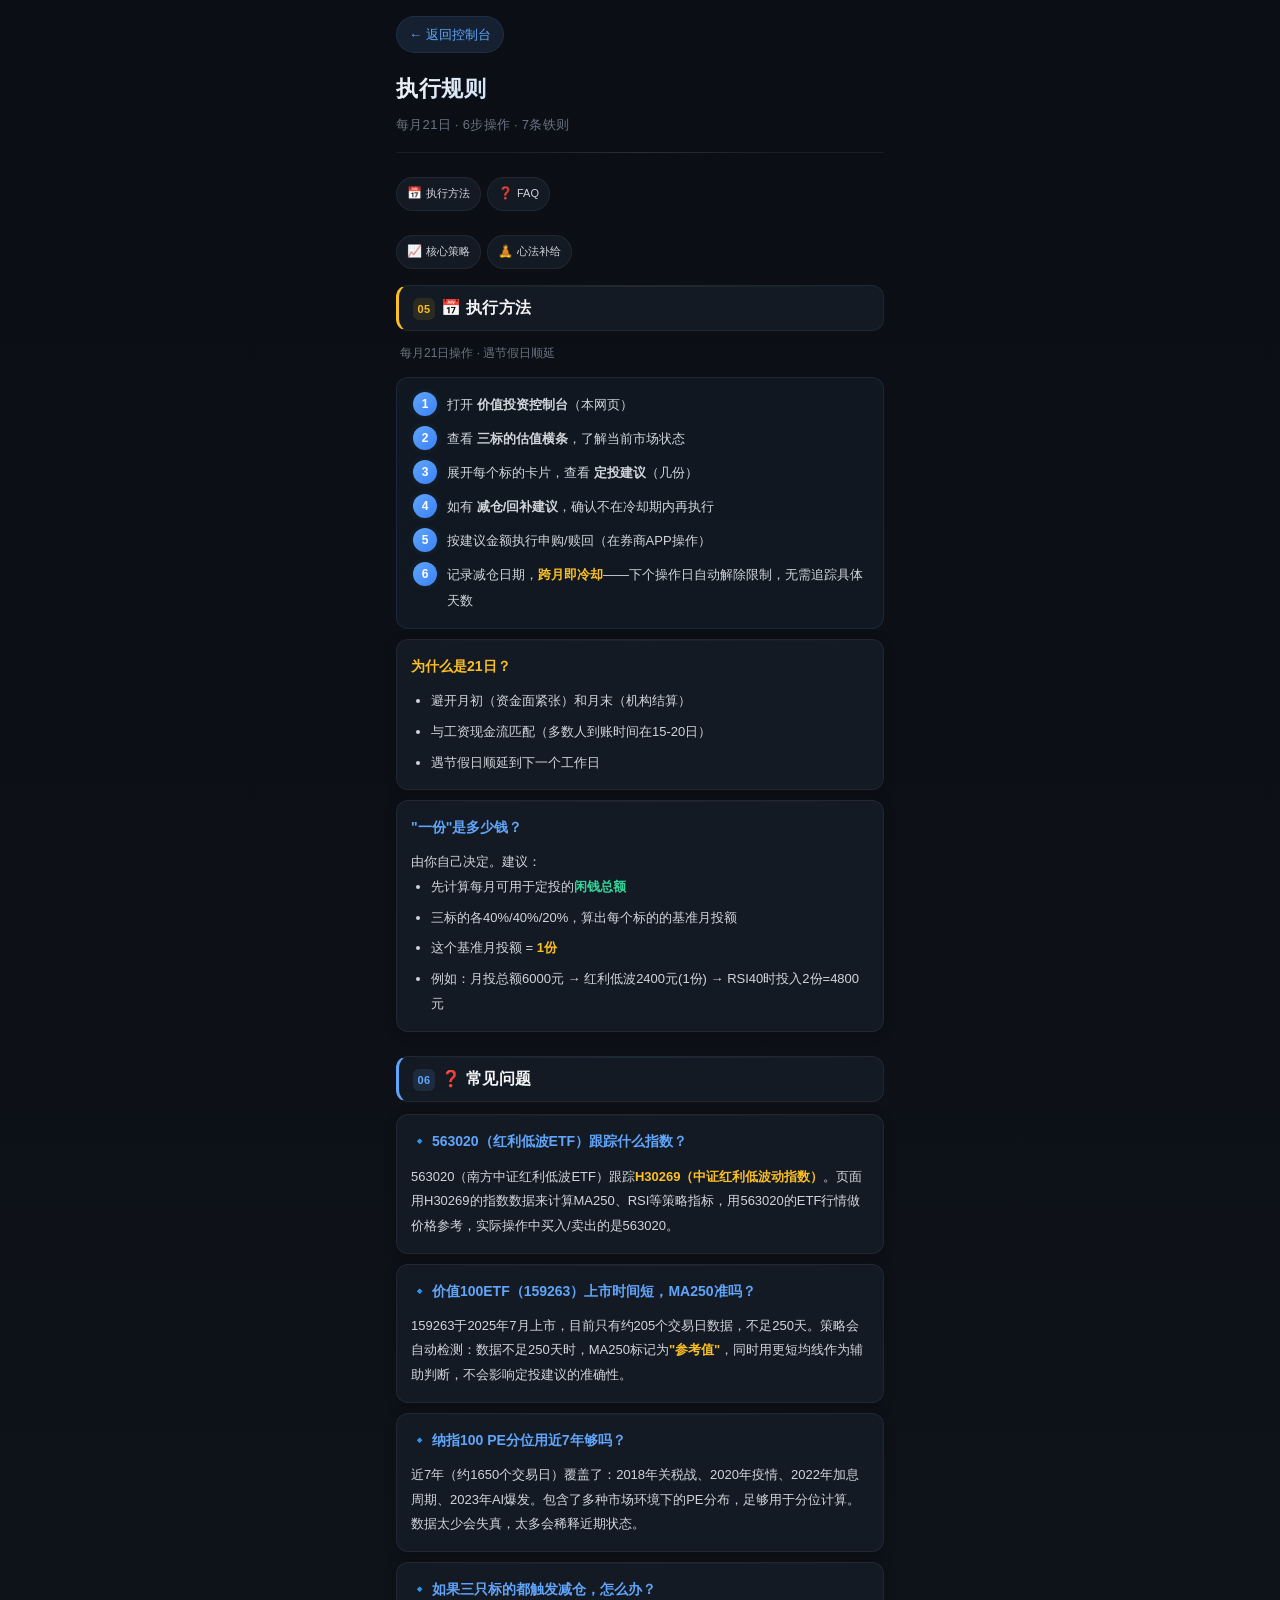
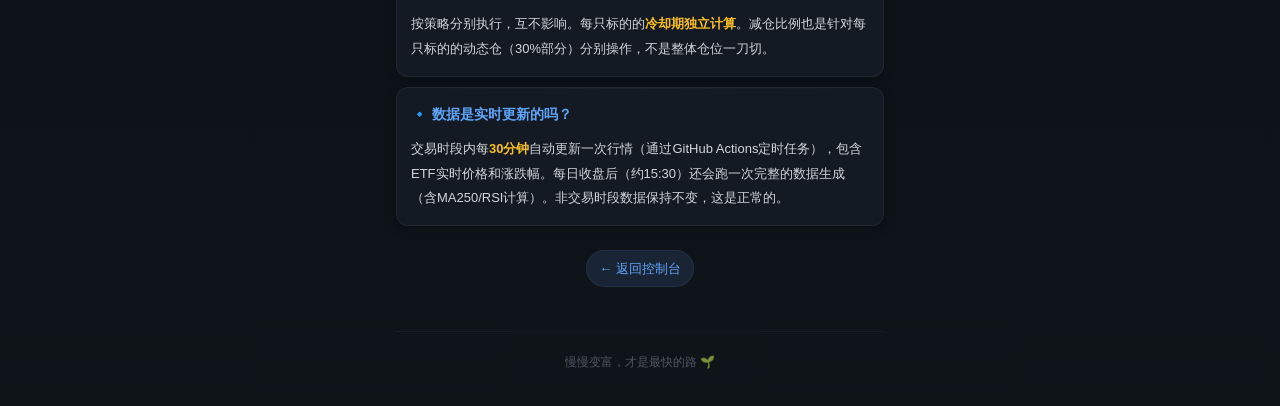
<file: docs/guide-rules.html>
<!DOCTYPE html>
<html lang="zh-CN">
<head>
<meta charset="UTF-8">
<meta name="viewport" content="width=device-width, initial-scale=1.0, viewport-fit=cover">
<title>执行规则 · 价值投资控制台</title>
<link rel="stylesheet" href="style-guide.css">
</head>
<body>
<a class="back-link" href="index.html">← 返回控制台</a>
<div class="page-header">
  <h1>执行规则</h1>
  <div class="subtitle">每月21日 · 6步操作 · 7条铁则</div>
</div>

<!-- ========== 快速导航 ========== -->
<div class="section">
  <div class="quick-nav">
    <a href="#execute" class="qn-item"><span class="qn-icon">📅</span>执行方法</a>
    <a href="#faq" class="qn-item"><span class="qn-icon">❓</span>FAQ</a>
  </div>
</div>
<div class="section" style="margin-bottom:16px;">
  <div style="display:flex; gap:6px; flex-wrap:wrap;">
    <a href="guide-core.html" class="qn-item"><span class="qn-icon">📈</span>核心策略</a>
    <a href="guide-mindset.html" class="qn-item"><span class="qn-icon">🧘</span>心法补给</a>
  </div>
</div>
<!-- ========== 五、执行方法 ========== -->

<div class="section" id="execute">
  <div class="section-title yellow"><span class="st-badge">05</span>📅 执行方法</div>
  <div class="section-desc">每月21日操作 · 遇节假日顺延</div>

  <div class="flow-box">
    <div class="step"><div class="step-num">1</div><div>打开 <strong>价值投资控制台</strong>（本网页）</div></div>
    <div class="step"><div class="step-num">2</div><div>查看 <strong>三标的估值横条</strong>，了解当前市场状态</div></div>
    <div class="step"><div class="step-num">3</div><div>展开每个标的卡片，查看 <strong>定投建议</strong>（几份）</div></div>
    <div class="step"><div class="step-num">4</div><div>如有 <strong>减仓/回补建议</strong>，确认不在冷却期内再执行</div></div>
    <div class="step"><div class="step-num">5</div><div>按建议金额执行申购/赎回（在券商APP操作）</div></div>
    <div class="step"><div class="step-num">6</div><div>记录减仓日期，<span class="highlight">跨月即冷却</span>——下个操作日自动解除限制，无需追踪具体天数</div></div>
  </div>

  <div class="card">
    <h3 class="yellow">为什么是21日？</h3>
    <ul>
      <li>避开月初（资金面紧张）和月末（机构结算）</li>
      <li>与工资现金流匹配（多数人到账时间在15-20日）</li>
      <li>遇节假日顺延到下一个工作日</li>
    </ul>
  </div>

  <div class="card">
    <h3>"一份"是多少钱？</h3>
    <p>由你自己决定。建议：</p>
    <ul>
      <li>先计算每月可用于定投的<span class="highlight-green">闲钱总额</span></li>
      <li>三标的各40%/40%/20%，算出每个标的的基准月投额</li>
      <li>这个基准月投额 = <span class="highlight">1份</span></li>
      <li>例如：月投总额6000元 → 红利低波2400元(1份) → RSI40时投入2份=4800元</li>
    </ul>
  </div>
</div>

<div class="divider"></div>

<!-- ========== 六、常见问题 ========== -->

<div class="section" id="faq">
  <div class="section-title"><span class="st-badge">06</span>❓ 常见问题</div>

  <div class="card">
    <h3>🔹 563020（红利低波ETF）跟踪什么指数？</h3>
    <p>563020（南方中证红利低波ETF）跟踪<span class="highlight">H30269（中证红利低波动指数）</span>。页面用H30269的指数数据来计算MA250、RSI等策略指标，用563020的ETF行情做价格参考，实际操作中买入/卖出的是563020。</p>
  </div>

  <div class="card">
    <h3>🔹 价值100ETF（159263）上市时间短，MA250准吗？</h3>
    <p>159263于2025年7月上市，目前只有约205个交易日数据，不足250天。策略会自动检测：数据不足250天时，MA250标记为<span class="highlight">"参考值"</span>，同时用更短均线作为辅助判断，不会影响定投建议的准确性。</p>
  </div>

  <div class="card">
    <h3>🔹 纳指100 PE分位用近7年够吗？</h3>
    <p>近7年（约1650个交易日）覆盖了：2018年关税战、2020年疫情、2022年加息周期、2023年AI爆发。包含了多种市场环境下的PE分布，足够用于分位计算。数据太少会失真，太多会稀释近期状态。</p>
  </div>

  <div class="card">
    <h3>🔹 如果三只标的都触发减仓，怎么办？</h3>
    <p>按策略分别执行，互不影响。每只标的的<span class="highlight">冷却期独立计算</span>。减仓比例也是针对每只标的的动态仓（30%部分）分别操作，不是整体仓位一刀切。</p>
  </div>

  <div class="card">
    <h3>🔹 数据是实时更新的吗？</h3>
    <p>交易时段内每<span class="highlight">30分钟</span>自动更新一次行情（通过GitHub Actions定时任务），包含ETF实时价格和涨跌幅。每日收盘后（约15:30）还会跑一次完整的数据生成（含MA250/RSI计算）。非交易时段数据保持不变，这是正常的。</p>
  </div>
</div>

<div class="divider"></div>
<div class="footer-nav">
  <a class="back-link" href="index.html">← 返回控制台</a>
</div>

<div class="footer-text">慢慢变富，才是最快的路 🌱</div>

<!-- 返回顶部按钮 -->
<div class="back-top" id="backTop" onclick="window.scrollTo({top:0,behavior:'smooth'})">↑</div>

<script>
/* 返回顶部按钮显隐 */
var bt = document.getElementById('backTop');
window.addEventListener('scroll', function() {
  bt.classList.toggle('visible', window.scrollY > 300);
});
</script>

</body>
</html>
</file>
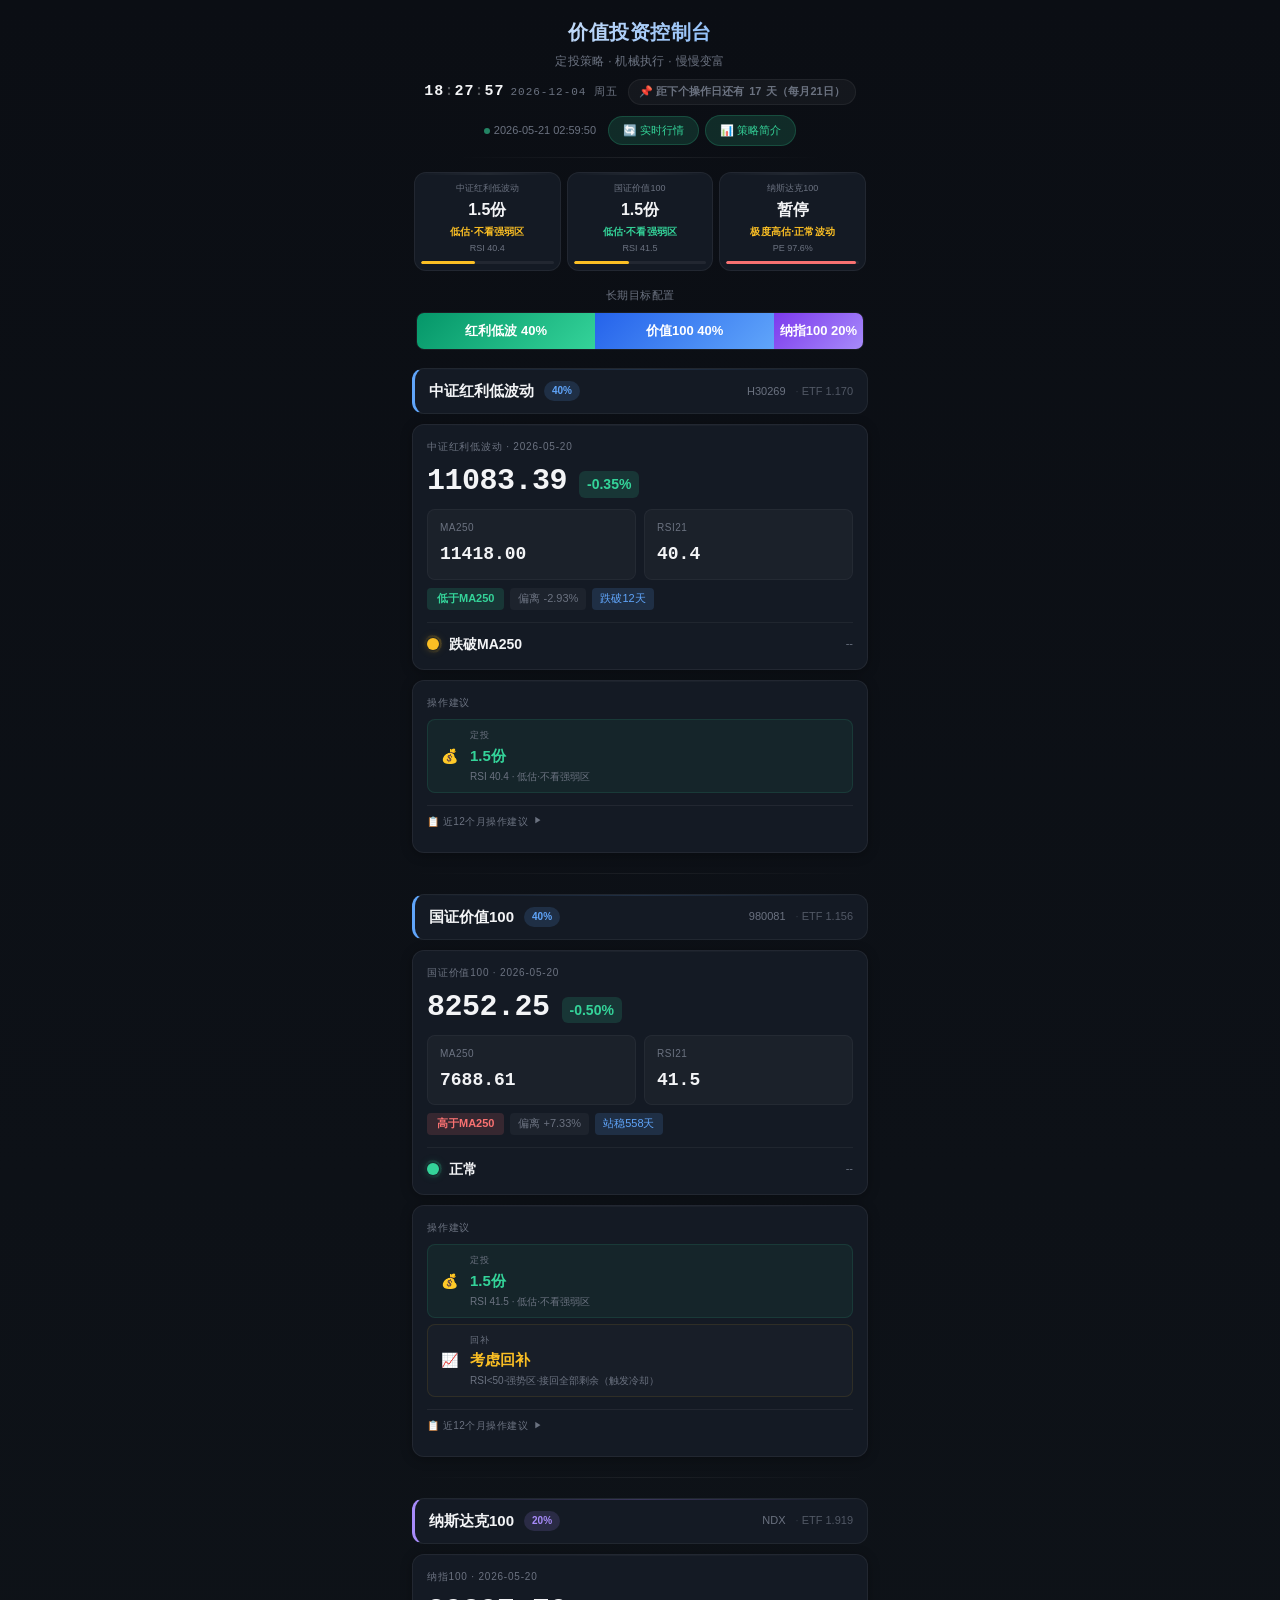
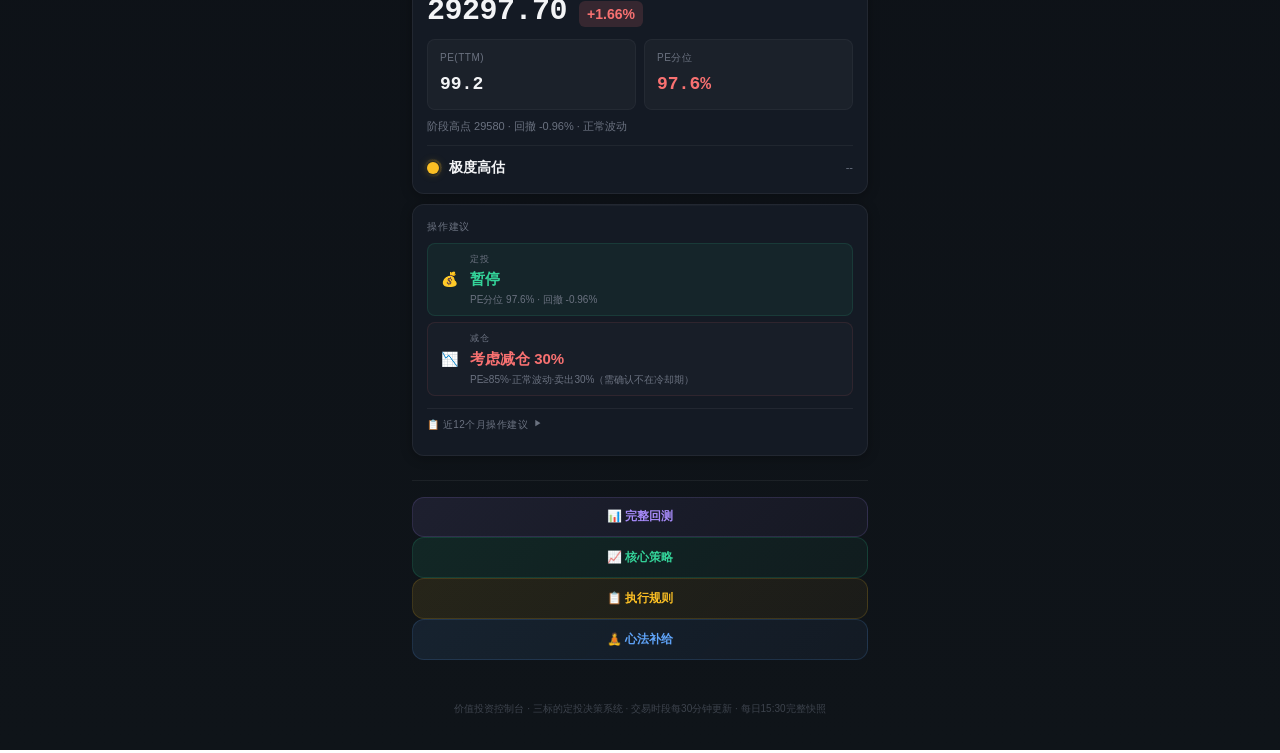
<file: docs/guide.html>
<!DOCTYPE html>
<html lang="zh-CN">
<head>
<meta charset="UTF-8">
<meta name="viewport" content="width=device-width, initial-scale=1.0">
<title>正在跳转... · 价值投资控制台</title>
<meta http-equiv="refresh" content="0;url=index.html">
<style>
body {
  font-family: -apple-system, BlinkMacSystemFont, 'Segoe UI', 'PingFang SC', sans-serif;
  background: #0b0e14;
  color: #6b7280;
  display: flex;
  align-items: center;
  justify-content: center;
  min-height: 100vh;
  margin: 0;
  font-size: 14px;
}
a { color: #60a5fa; }
</style>
</head>
<body>
<div>正在跳转到控制台... <a href="index.html">点击此处</a></div>
</body>
</html>
</file>
<file: docs/style-guide.css>
/* ========================================
   style-guide.css — Guide Pages Shared Styles
   价值投资控制台 · 子页面通用样式
   ======================================== */

/* ----------------------------------------
   CSS Variables & Theme
   ---------------------------------------- */
:root {
  --bg: #0b0e14;
  --bg-gradient: linear-gradient(180deg, #0b0e14 0%, #0d1117 50%, #0f1419 100%);
  --card: #141a24;
  --card-border: rgba(255,255,255,0.06);
  --card-shadow: 0 2px 12px rgba(0,0,0,0.3);
  --text: #d1d5db;
  --text-dim: #6b7280;
  --text-bright: #f3f4f6;
  --accent: #60a5fa;
  --accent-glow: rgba(96,165,250,0.12);
  --green: #34d399;
  --green-dim: rgba(52,211,153,0.1);
  --green-glow: rgba(52,211,153,0.15);
  --red: #f87171;
  --red-dim: rgba(248,113,113,0.1);
  --yellow: #fbbf24;
  --yellow-dim: rgba(251,191,36,0.1);
  --purple: #a78bfa;
  --purple-dim: rgba(167,139,250,0.1);
  --purple-glow: rgba(167,139,250,0.15);
  --radius: 12px;
  --radius-sm: 8px;
  --max-width: 520px;
}

* { margin:0; padding:0; box-sizing:border-box; }
body {
  font-family: -apple-system, BlinkMacSystemFont, 'Segoe UI', 'PingFang SC', 'Hiragino Sans GB', sans-serif;
  background: var(--bg-gradient);
  color: var(--text);
  line-height: 1.8;
  padding: 16px 16px 32px;
  max-width: var(--max-width);
  margin: 0 auto;
  min-height: 100vh;
  -webkit-font-smoothing: antialiased;
}

/* ----------------------------------------
   Back Link
   ---------------------------------------- */
.back-link {
  display: inline-flex;
  align-items: center;
  gap: 6px;
  font-size: 13px;
  color: var(--accent);
  text-decoration: none;
  margin-bottom: 16px;
  padding: 6px 12px;
  border-radius: 20px;
  background: var(--accent-glow);
  border: 1px solid rgba(96,165,250,0.1);
  transition: all 0.2s ease;
}
.back-link:hover {
  background: rgba(96,165,250,0.18);
  border-color: rgba(96,165,250,0.25);
  transform: translateX(-2px);
}

/* ----------------------------------------
   Page Header (core / rules / mindset)
   ---------------------------------------- */
.page-header {
  margin-bottom: 24px;
  padding-bottom: 16px;
  border-bottom: 1px solid var(--card-border);
  position: relative;
}
.page-header::after {
  content: '';
  position: absolute;
  bottom: -1px;
  left: 20%;
  right: 20%;
  height: 1px;
  background: linear-gradient(90deg, transparent, rgba(255,255,255,0.08), transparent);
}
.page-header h1 {
  font-size: 22px;
  font-weight: 700;
  color: var(--text-bright);
  margin-bottom: 4px;
  letter-spacing: 0.5px;
  background: linear-gradient(135deg, var(--text-bright) 0%, var(--accent) 100%);
  -webkit-background-clip: text;
  -webkit-text-fill-color: transparent;
  background-clip: text;
}
.page-header .subtitle {
  font-size: 13px;
  color: var(--text-dim);
  margin-top: 4px;
  letter-spacing: 0.3px;
}

/* ----------------------------------------
   Hero (intro / backtest)
   ---------------------------------------- */
.hero {
  text-align: center;
  padding: 28px 16px 20px;
  margin-bottom: 20px;
  position: relative;
}
.hero::after {
  content: '';
  position: absolute;
  bottom: 0;
  left: 10%;
  right: 10%;
  height: 1px;
  background: linear-gradient(90deg, transparent, rgba(255,255,255,0.08), transparent);
}
.hero .hero-emoji { font-size: 48px; margin-bottom: 12px; display: block; }
.hero h1 {
  font-size: 24px;
  font-weight: 800;
  color: var(--text-bright);
  margin-bottom: 8px;
  letter-spacing: 0.5px;
  background: linear-gradient(135deg, var(--green) 0%, var(--accent) 100%);
  -webkit-background-clip: text;
  -webkit-text-fill-color: transparent;
  background-clip: text;
}
.hero .subtitle { font-size: 14px; color: var(--text-dim); letter-spacing: 0.3px; }
.hero .subtitle strong { color: var(--text); }

/* ----------------------------------------
   Section
   ---------------------------------------- */
.section { margin-bottom: 24px; }
.section-title {
  font-size: 16px;
  font-weight: 700;
  color: var(--text-bright);
  margin-bottom: 12px;
  padding: 8px 14px;
  background: var(--card);
  border-radius: var(--radius);
  border: 1px solid var(--card-border);
  border-left: 3px solid var(--accent);
  position: relative;
  overflow: hidden;
  letter-spacing: 0.3px;
}
.section-title::before {
  content: '';
  position: absolute;
  top: 0;
  left: 0;
  right: 0;
  height: 1px;
  background: linear-gradient(90deg, transparent, var(--accent-glow), transparent);
}
.section-title.green { border-left-color: var(--green); }
.section-title.green::before { background: linear-gradient(90deg, transparent, var(--green-glow), transparent); }
.section-title.yellow { border-left-color: var(--yellow); }
.section-title.yellow::before { background: linear-gradient(90deg, transparent, var(--yellow-dim), transparent); }
.section-title.red { border-left-color: var(--red); }
.section-title.red::before { background: linear-gradient(90deg, transparent, var(--red-dim), transparent); }
.section-title.purple { border-left-color: var(--purple); }
.section-title.purple::before { background: linear-gradient(90deg, transparent, var(--purple-glow), transparent); }

.section-desc {
  font-size: 12px;
  color: var(--text-dim);
  margin-bottom: 12px;
  padding-left: 4px;
}

/* ----------------------------------------
   Cards
   ---------------------------------------- */
.card {
  background: var(--card);
  border: 1px solid var(--card-border);
  border-radius: var(--radius);
  padding: 14px;
  margin-bottom: 10px;
  box-shadow: var(--card-shadow);
  transition: all 0.25s ease;
  position: relative;
}
.card::before {
  content: '';
  position: absolute;
  top: 0;
  left: 0;
  right: 0;
  height: 1px;
  background: linear-gradient(90deg, transparent, rgba(255,255,255,0.04), transparent);
  border-radius: var(--radius) var(--radius) 0 0;
}
.card:hover {
  border-color: rgba(255,255,255,0.1);
  box-shadow: 0 4px 20px rgba(0,0,0,0.35);
}
.card h3 {
  font-size: 14px;
  font-weight: 600;
  color: var(--accent);
  margin-bottom: 10px;
  display: flex;
  align-items: center;
  gap: 6px;
}
.card h3.green { color: var(--green); }
.card h3.yellow { color: var(--yellow); }
.card h3.red { color: var(--red); }
.card h3.purple { color: var(--purple); }
.card p, .card li {
  font-size: 13px;
  color: var(--text);
  line-height: 1.9;
}
.card p strong, .card li strong { color: var(--text-bright); }
.card .key-note {
  font-size: 12px;
  color: var(--text-dim);
  margin-top: 10px;
  padding: 8px 12px;
  background: rgba(255,255,255,0.02);
  border-radius: var(--radius-sm);
  border-left: 2px solid var(--accent);
}
.card ul, .card ol { padding-left: 20px; }
.card li { margin-bottom: 6px; }
.card li:last-child { margin-bottom: 0; }

/* Big number inside card (intro / backtest) */
.card .big-num {
  font-size: 28px;
  font-weight: 800;
  color: var(--green);
  font-family: 'SF Mono', 'Menlo', 'Consolas', monospace;
  font-variant-numeric: tabular-nums;
}
.card .big-num.accent { color: var(--accent); }

/* ----------------------------------------
   KPI Strip (intro / backtest)
   ---------------------------------------- */
.kpi-strip {
  display: flex;
  gap: 8px;
  flex-wrap: wrap;
  margin-bottom: 10px;
}
.kpi-item {
  flex: 1;
  min-width: 100px;
  background: rgba(255,255,255,0.03);
  border: 1px solid var(--card-border);
  border-radius: var(--radius-sm);
  padding: 10px 8px;
  text-align: center;
}
.kpi-item .kpi-label {
  font-size: 10px;
  color: var(--text-dim);
  letter-spacing: 0.3px;
}
.kpi-item .kpi-value {
  font-size: 18px;
  font-weight: 700;
  font-family: 'SF Mono', 'Menlo', 'Consolas', monospace;
  color: var(--text-bright);
  margin-top: 2px;
}
.kpi-item .kpi-value.green { color: var(--green); }
.kpi-item .kpi-value.red { color: var(--red); }
.kpi-item .kpi-value.accent { color: var(--accent); }

/* ----------------------------------------
   Data Row (intro)
   ---------------------------------------- */
.data-row {
  display: flex;
  justify-content: space-between;
  padding: 6px 0;
  border-bottom: 1px solid rgba(255,255,255,0.04);
  font-size: 13px;
}
.data-row:last-child { border-bottom: none; }
.data-row .dr-label { color: var(--text-dim); }
.data-row .dr-value {
  color: var(--text-bright);
  font-weight: 600;
  font-variant-numeric: tabular-nums;
}
.data-row .dr-value.green { color: var(--green); }
.data-row .dr-value.red { color: var(--red); }
.data-row .dr-value.accent { color: var(--accent); }

/* ----------------------------------------
   Highlight Colors
   ---------------------------------------- */
.highlight { color: var(--yellow); font-weight: 600; }
.highlight-green { color: var(--green); font-weight: 600; }
.highlight-red { color: var(--red); font-weight: 600; }

/* ----------------------------------------
   Tables
   ---------------------------------------- */
.table-wrap {
  overflow-x: auto;
  margin: 10px 0;
  border-radius: var(--radius-sm);
  border: 1px solid var(--card-border);
}
table {
  width: 100%;
  border-collapse: collapse;
  font-size: 12px;
}
th {
  background: rgba(255,255,255,0.06);
  padding: 8px 10px;
  text-align: center;
  color: var(--text-dim);
  font-weight: 600;
  border-bottom: 1px solid var(--card-border);
  font-size: 11px;
  letter-spacing: 0.3px;
}
td {
  padding: 7px 10px;
  text-align: center;
  border-bottom: 1px solid rgba(255,255,255,0.04);
  color: var(--text);
}
tr:last-child td { border-bottom: none; }
.table-wrap table tr:nth-child(even) td {
  background: rgba(255,255,255,0.02);
}
.td-green { color: var(--green); font-weight: 600; }
.td-yellow { color: var(--yellow); font-weight: 600; }
.td-red { color: var(--red); font-weight: 600; }
.td-bright { color: var(--text-bright); font-weight: 600; }

/* 手机端表格 → 卡片布局 */
@media (max-width: 520px) {
  .table-wrap table,
  .table-wrap thead,
  .table-wrap tbody,
  .table-wrap tr,
  .table-wrap th,
  .table-wrap td {
    display: block;
  }
  .table-wrap thead tr {
    position: absolute;
    top: -9999px;
    left: -9999px;
  }
  .table-wrap table tr {
    border-bottom: 1px solid var(--card-border);
    padding: 8px 0;
  }
  .table-wrap table tr:last-child {
    border-bottom: 2px solid var(--accent);
  }
  .table-wrap td {
    display: flex;
    justify-content: space-between;
    align-items: center;
    padding: 5px 10px;
    text-align: right;
    border-bottom: none;
  }
  .table-wrap td::before {
    content: attr(data-label);
    font-size: 11px;
    color: var(--text-dim);
    font-weight: 500;
    text-align: left;
  }
  .table-wrap td.td-bright,
  .table-wrap td[style*="font-size:13px"] {
    justify-content: center;
    text-align: center;
    font-size: 13px;
    padding: 8px 10px 4px;
    border-bottom: 1px solid rgba(255,255,255,0.08);
  }
  .table-wrap td.td-bright::before,
  .table-wrap td[style*="font-size:13px"]::before {
    display: none;
  }
}

/* ----------------------------------------
   Quick Nav
   ---------------------------------------- */
.quick-nav {
  display: flex;
  flex-wrap: wrap;
  gap: 6px;
}
.qn-item {
  display: inline-flex;
  align-items: center;
  gap: 4px;
  padding: 5px 10px;
  border-radius: 20px;
  background: var(--card);
  border: 1px solid var(--card-border);
  color: var(--text);
  text-decoration: none;
  font-size: 11px;
  font-weight: 500;
  transition: all 0.2s ease;
}
.qn-item:hover {
  border-color: rgba(255,255,255,0.12);
  background: rgba(255,255,255,0.04);
  transform: translateY(-1px);
}
.qn-item.qn-red { border-left: 2px solid var(--red); }
.qn-item .qn-icon { font-size: 12px; }

/* ----------------------------------------
   Tags & Badges
   ---------------------------------------- */
.tag {
  display: inline-block;
  padding: 2px 8px;
  border-radius: 4px;
  font-size: 10px;
  font-weight: 600;
}
.tag-green { background: var(--green-dim); color: var(--green); }
.tag-yellow { background: var(--yellow-dim); color: var(--yellow); }
.tag-red { background: var(--red-dim); color: var(--red); }
.tag-blue { background: var(--accent-glow); color: var(--accent); }
.tag-purple { background: var(--purple-dim); color: var(--purple); }

.etf-badge {
  display: inline-block;
  padding: 2px 8px;
  border-radius: 4px;
  font-size: 11px;
  font-weight: 600;
  margin-right: 4px;
}
.badge-a { background: var(--green-dim); color: var(--green); }
.badge-us { background: var(--purple-dim); color: var(--purple); }

/* ----------------------------------------
   Flow Box (step-by-step)
   ---------------------------------------- */
.flow-box {
  background: rgba(96,165,250,0.05);
  border: 1px solid rgba(96,165,250,0.12);
  border-radius: var(--radius);
  padding: 14px 16px;
  margin: 10px 0;
  font-size: 13px;
  line-height: 2;
}
.flow-box .step {
  display: flex;
  align-items: flex-start;
  gap: 10px;
  margin-bottom: 8px;
}
.flow-box .step:last-child { margin-bottom: 0; }
.flow-box .step-num {
  flex-shrink: 0;
  width: 24px;
  height: 24px;
  border-radius: 50%;
  background: linear-gradient(135deg, var(--accent), #3b82f6);
  color: #fff;
  font-size: 12px;
  font-weight: 700;
  display: flex;
  align-items: center;
  justify-content: center;
  box-shadow: 0 0 8px var(--accent-glow);
  transition: all 0.25s ease;
}
.flow-box .step:hover .step-num {
  transform: scale(1.1);
  box-shadow: 0 0 14px var(--accent-glow);
}

/* ----------------------------------------
   Iron Rules
   ---------------------------------------- */
.iron-rule {
  background: rgba(248,113,113,0.06);
  border: 1px solid rgba(248,113,113,0.15);
  border-radius: var(--radius);
  padding: 14px 16px;
  margin: 12px 0;
  position: relative;
  overflow: hidden;
}
.iron-rule::before {
  content: '';
  position: absolute;
  top: 0;
  left: 0;
  width: 3px;
  height: 100%;
  background: linear-gradient(180deg, var(--red), rgba(248,113,113,0.3));
  border-radius: 3px 0 0 3px;
}
.iron-rule h4 {
  color: var(--red);
  font-size: 13px;
  margin-bottom: 8px;
  display: flex;
  align-items: center;
  gap: 6px;
}
.iron-rule li {
  font-size: 12px;
  line-height: 1.8;
  margin-bottom: 4px;
}

/* ----------------------------------------
   Massage & Danger Cards
   ---------------------------------------- */
.massage-card {
  background: rgba(52,211,153,0.05);
  border: 1px solid rgba(52,211,153,0.12);
  border-radius: var(--radius);
  padding: 16px;
  margin-bottom: 12px;
  position: relative;
  transition: all 0.2s;
}
.massage-card:hover {
  border-color: rgba(52,211,153,0.2);
  box-shadow: 0 0 20px rgba(52,211,153,0.05);
}
.massage-card::before {
  content: '';
  position: absolute;
  top: 0;
  left: 0;
  width: 3px;
  height: 100%;
  background: linear-gradient(180deg, var(--green), rgba(52,211,153,0.3));
  border-radius: 3px 0 0 3px;
}
.massage-card h3 {
  color: var(--green);
  font-size: 14px;
  margin-bottom: 10px;
  display: flex;
  align-items: center;
  gap: 6px;
}
.massage-card p, .massage-card li {
  font-size: 13px;
  line-height: 1.9;
  color: var(--text);
}
.massage-card .massage-quote {
  font-size: 14px;
  font-weight: 600;
  color: var(--green);
  margin-bottom: 8px;
  display: flex;
  align-items: flex-start;
  gap: 6px;
  line-height: 1.6;
}
.massage-card .massage-quote::before {
  content: '\201C';
  font-size: 28px;
  color: var(--green);
  opacity: 0.3;
  flex-shrink: 0;
  line-height: 1;
  margin-top: 2px;
}

.danger-card {
  background: rgba(248,113,113,0.04);
  border: 1px solid rgba(248,113,113,0.12);
  border-radius: var(--radius);
  padding: 16px;
  margin-bottom: 12px;
  position: relative;
}
.danger-card::before {
  content: '';
  position: absolute;
  top: 0;
  left: 0;
  width: 3px;
  height: 100%;
  background: linear-gradient(180deg, var(--red), rgba(248,113,113,0.3));
  border-radius: 3px 0 0 3px;
}
.danger-card h3 {
  color: var(--red);
  font-size: 14px;
  margin-bottom: 10px;
  display: flex;
  align-items: center;
  gap: 6px;
}
.danger-card p, .danger-card li {
  font-size: 13px;
  line-height: 1.9;
  color: var(--text);
}

/* ----------------------------------------
   Inspire Box (intro / backtest)
   ---------------------------------------- */
.inspire-box {
  background: linear-gradient(135deg, rgba(52,211,153,0.06), rgba(96,165,250,0.04));
  border: 1px solid rgba(52,211,153,0.12);
  border-radius: var(--radius);
  padding: 18px;
  margin: 12px 0;
  position: relative;
  overflow: hidden;
}
.inspire-box::before {
  content: '';
  position: absolute;
  top: 0;
  left: 0;
  width: 3px;
  height: 100%;
  background: linear-gradient(180deg, var(--green), rgba(52,211,153,0.3));
  border-radius: 3px 0 0 3px;
}
.inspire-box h3 {
  color: var(--green);
  font-size: 15px;
  margin-bottom: 8px;
  display: flex;
  align-items: center;
  gap: 6px;
}
.inspire-box p { font-size: 13px; line-height: 2; color: var(--text); }

/* ----------------------------------------
   Quote Boxes
   ---------------------------------------- */
.quote-box {
  background: rgba(96,165,250,0.04);
  border: 1px solid rgba(96,165,250,0.1);
  border-radius: var(--radius);
  padding: 16px;
  margin: 12px 0;
  position: relative;
}
.quote-box::before {
  content: '\201C';
  position: absolute;
  top: -4px;
  left: 10px;
  font-size: 48px;
  color: var(--accent);
  opacity: 0.15;
  font-family: Georgia, serif;
  line-height: 1;
}
.quote-box .quote {
  font-size: 15px;
  font-style: italic;
  color: var(--text-bright);
  line-height: 1.8;
  padding-left: 20px;
}
.quote-box .author {
  font-size: 12px;
  color: var(--text-dim);
  text-align: right;
  margin-top: 8px;
  padding-right: 4px;
}

/* ----------------------------------------
   Emoji Big
   ---------------------------------------- */
.emoji-big {
  font-size: 36px;
  text-align: center;
  margin: 20px 0 16px;
}

/* ----------------------------------------
   Iron Rules Grid
   ---------------------------------------- */
.rules-grid {
  display: grid;
  grid-template-columns: 1fr 1fr;
  gap: 8px;
}
@media (max-width: 380px) {
  .rules-grid { grid-template-columns: 1fr; }
}
.rule-card {
  background: var(--card);
  border: 1px solid var(--card-border);
  border-radius: var(--radius);
  padding: 12px;
  position: relative;
  overflow: hidden;
  transition: all 0.2s ease;
}
.rule-card:hover {
  border-color: rgba(248,113,113,0.2);
  box-shadow: 0 0 16px rgba(248,113,113,0.04);
}
.rule-card::before {
  content: '';
  position: absolute;
  top: 0;
  left: 0;
  width: 3px;
  height: 100%;
  background: linear-gradient(180deg, var(--red), rgba(248,113,113,0.3));
  border-radius: 3px 0 0 3px;
}
.rule-card h4 {
  color: var(--red);
  font-size: 12px;
  margin-bottom: 6px;
  display: flex;
  align-items: center;
  gap: 5px;
}
.rule-card p {
  font-size: 11px;
  color: var(--text);
  line-height: 1.7;
}

/* ----------------------------------------
   Back to Top
   ---------------------------------------- */
.back-top {
  position: fixed;
  bottom: 24px;
  right: 16px;
  width: 40px;
  height: 40px;
  border-radius: 50%;
  background: var(--card);
  border: 1px solid var(--card-border);
  color: var(--accent);
  font-size: 18px;
  display: flex;
  align-items: center;
  justify-content: center;
  cursor: pointer;
  opacity: 0;
  transform: translateY(12px);
  transition: all 0.3s ease;
  z-index: 100;
  box-shadow: 0 2px 12px rgba(0,0,0,0.3);
  pointer-events: none;
}
.back-top.visible {
  opacity: 1;
  transform: translateY(0);
  pointer-events: auto;
}
.back-top:hover {
  border-color: var(--accent);
  background: var(--accent-glow);
  box-shadow: 0 0 16px var(--accent-glow);
  transform: translateY(-2px);
}
@media (min-width: 600px) {
  .back-top { right: calc((100vw - 520px) / 2 + 16px); }
}

/* ----------------------------------------
   Section Number Badge
   ---------------------------------------- */
.st-badge {
  display: inline-flex;
  align-items: center;
  justify-content: center;
  width: 22px;
  height: 22px;
  border-radius: 6px;
  font-size: 11px;
  font-weight: 700;
  margin-right: 6px;
  flex-shrink: 0;
}
.section-title .st-badge {
  background: var(--accent-glow);
  color: var(--accent);
}
.section-title.green .st-badge {
  background: var(--green-dim);
  color: var(--green);
}
.section-title.yellow .st-badge {
  background: var(--yellow-dim);
  color: var(--yellow);
}
.section-title.red .st-badge {
  background: var(--red-dim);
  color: var(--red);
}
.section-title.purple .st-badge {
  background: var(--purple-dim);
  color: var(--purple);
}

/* ----------------------------------------
   Decision Tree
   ---------------------------------------- */
.decision-tree {
  font-size: 12px;
  line-height: 2.3;
  padding: 4px 0 4px 4px;
  margin: 8px 0;
}
.decision-tree .dt-root {
  display: flex;
  align-items: flex-start;
  gap: 6px;
  padding: 8px 12px;
  margin-bottom: 4px;
  border-radius: var(--radius-sm);
  background: rgba(255,255,255,0.03);
  border: 1px solid rgba(255,255,255,0.04);
}
.decision-tree .dt-root .dt-icon {
  font-size: 14px;
  flex-shrink: 0;
  margin-top: 1px;
}
.decision-tree .dt-root .dt-text {
  color: var(--text-bright);
  font-weight: 600;
  font-size: 12px;
  line-height: 1.6;
}
.decision-tree .dt-branch {
  display: flex;
  align-items: flex-start;
  gap: 6px;
  padding: 5px 12px 5px 28px;
  border-left: 2px solid var(--card-border);
  margin-left: 12px;
  position: relative;
}
.decision-tree .dt-branch::before {
  content: '';
  position: absolute;
  left: -2px;
  top: 0;
  bottom: 50%;
  width: 2px;
  background: currentColor;
  border-radius: 1px;
}
.decision-tree .dt-branch:last-child::before {
  bottom: calc(50% + 5px);
}
.decision-tree .dt-branch .dt-dot {
  width: 6px;
  height: 6px;
  border-radius: 50%;
  flex-shrink: 0;
  margin-top: 7px;
}
.decision-tree .dt-branch .dt-text {
  font-size: 12px;
  line-height: 1.6;
  color: var(--text);
}
.decision-tree .dt-highlight .dt-text {
  color: var(--green);
  font-weight: 600;
}
.decision-tree .dt-warn .dt-text {
  color: var(--red);
  font-weight: 600;
}
.decision-tree.purple-tree .dt-root {
  border-color: rgba(167,139,250,0.12);
  background: rgba(167,139,250,0.03);
}
.decision-tree.purple-tree .dt-branch {
  border-left-color: rgba(167,139,250,0.2);
}

/* ----------------------------------------
   Milestone (backtest)
   ---------------------------------------- */
.milestone {
  display: flex;
  align-items: flex-start;
  gap: 12px;
  padding: 10px 14px;
  margin: 8px 0;
  border-radius: var(--radius-sm);
  background: rgba(255,255,255,0.02);
  border: 1px solid rgba(255,255,255,0.04);
}
.milestone .ms-icon { font-size: 20px; flex-shrink: 0; margin-top: 2px; }
.milestone .ms-body { flex: 1; }
.milestone .ms-body .ms-title {
  font-size: 13px; font-weight: 600; color: var(--text-bright);
}
.milestone .ms-body .ms-desc {
  font-size: 11px; color: var(--text-dim); line-height: 1.6; margin-top: 2px;
}

/* ----------------------------------------
   Contact Box (backtest)
   ---------------------------------------- */
.contact-box {
  text-align: center;
  padding: 24px 16px;
  margin: 16px 0;
  border-radius: var(--radius);
  background: linear-gradient(135deg, rgba(96,165,250,0.06), rgba(167,139,250,0.04));
  border: 1px solid rgba(96,165,250,0.12);
}
.contact-box .ct-icon { font-size: 36px; margin-bottom: 10px; }
.contact-box .ct-title {
  font-size: 16px; font-weight: 700; color: var(--text-bright); margin-bottom: 4px;
}
.contact-box .ct-desc { font-size: 12px; color: var(--text-dim); margin-bottom: 12px; }
.contact-box .ct-wechat {
  display: inline-flex; align-items: center; gap: 8px;
  padding: 10px 24px; border-radius: 12px;
  background: linear-gradient(135deg, rgba(52,211,153,0.1), rgba(52,211,153,0.05));
  border: 1px solid rgba(52,211,153,0.15);
  font-size: 16px; font-weight: 700; color: var(--green);
  font-family: 'SF Mono', 'Menlo', 'Consolas', monospace;
  letter-spacing: 0.5px; user-select: all;
}
.contact-box .ct-hint { font-size: 11px; color: var(--text-dim); margin-top: 8px; }

/* ----------------------------------------
   Chart (backtest)
   ---------------------------------------- */
.chart-card { padding: 10px; }
.chart-card canvas { width: 100% !important; max-height: 260px; }
.chart-card .chart-title {
  font-size: 11px; color: var(--text-dim); text-align: center; margin-bottom: 6px;
  letter-spacing: 0.3px;
}
.chart-card .chart-hint {
  font-size: 10px; color: var(--text-dim); text-align: center; margin-top: 4px; opacity: 0.6;
}

/* ----------------------------------------
   Footer
   ---------------------------------------- */
.footer-text {
  text-align: center;
  color: var(--text-dim);
  font-size: 12px;
  margin-top: 28px;
  padding-top: 20px;
  border-top: 1px solid var(--card-border);
  opacity: 0.7;
}
.footer-nav {
  text-align: center;
  margin-top: 20px;
}
.divider { margin: 24px 0; }

/* ----------------------------------------
   Responsive
   ---------------------------------------- */
@media (hover: none) {
  .card:hover, .massage-card:hover, .danger-card:hover, .inspire-box:hover, .contact-box:hover {
    transform: none;
    border-color: var(--card-border);
    box-shadow: var(--card-shadow);
  }
  .back-link:hover { transform: none; }
}
</file>
